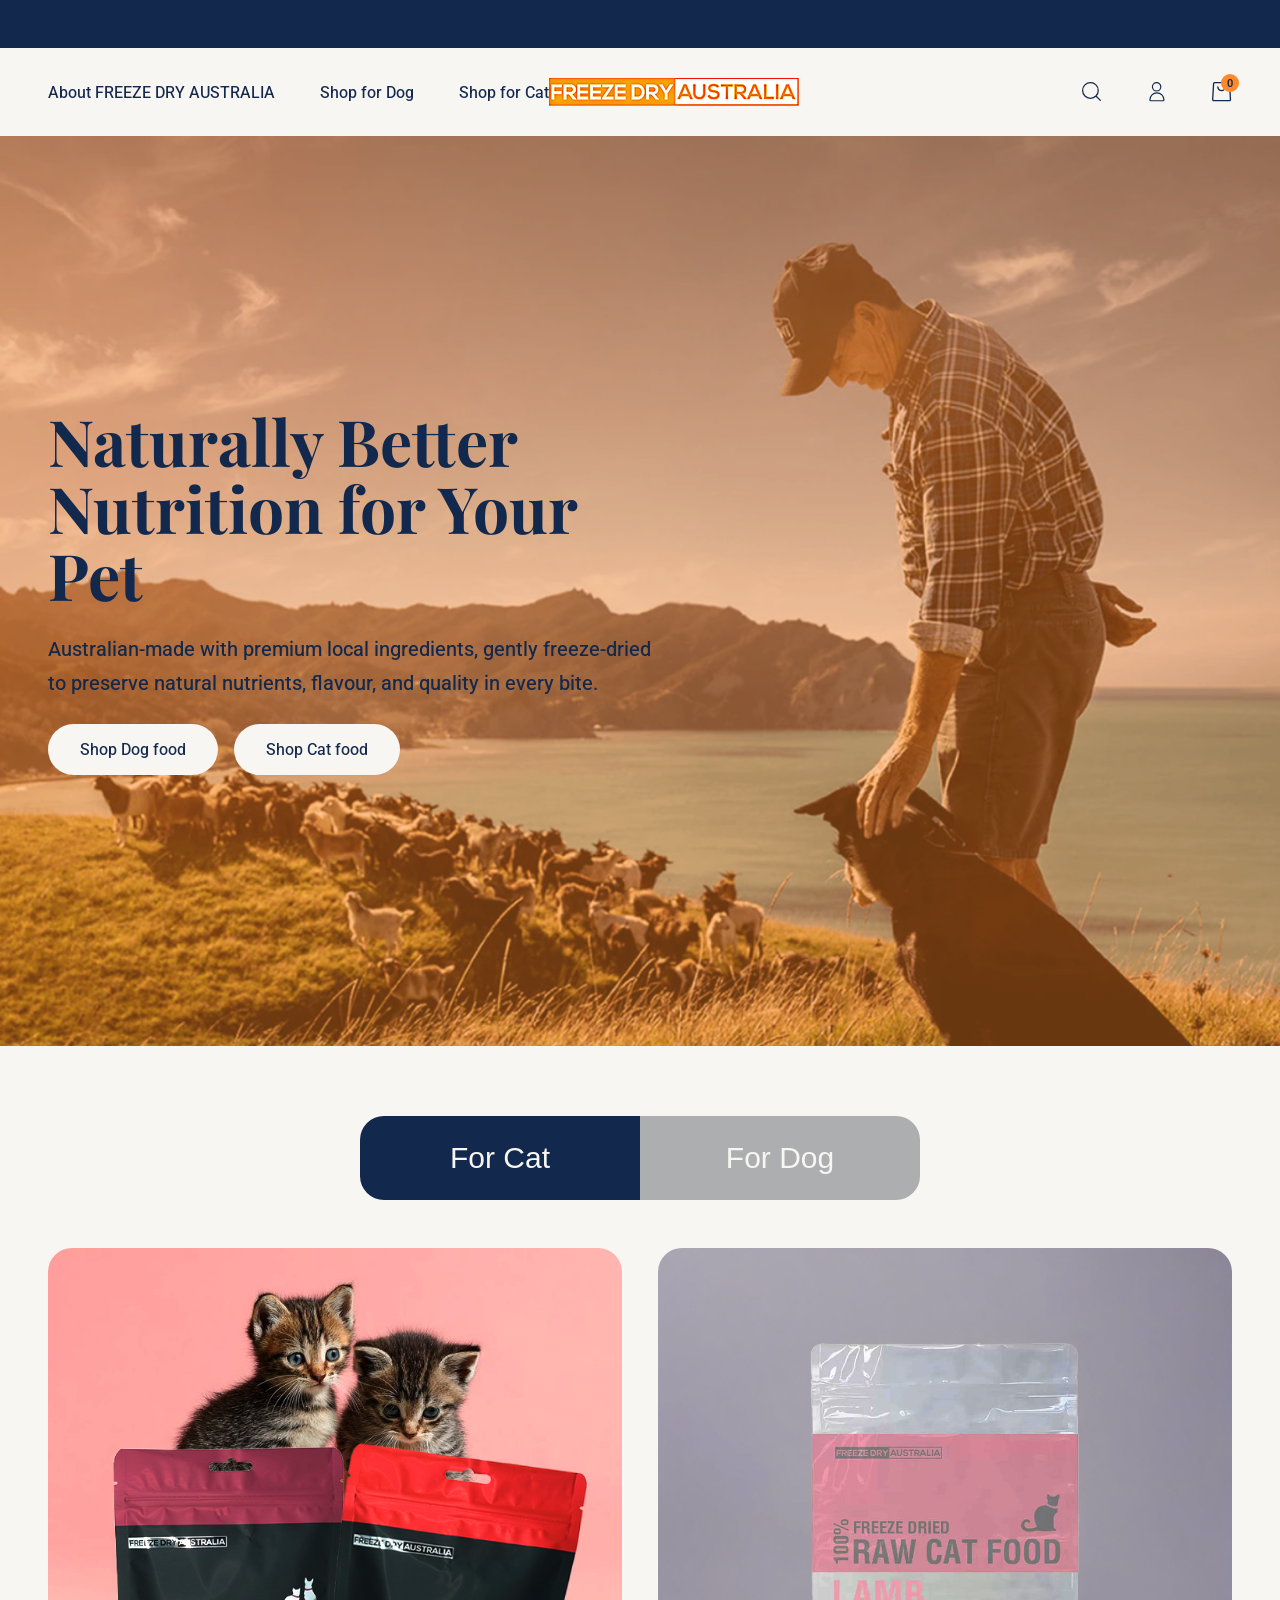
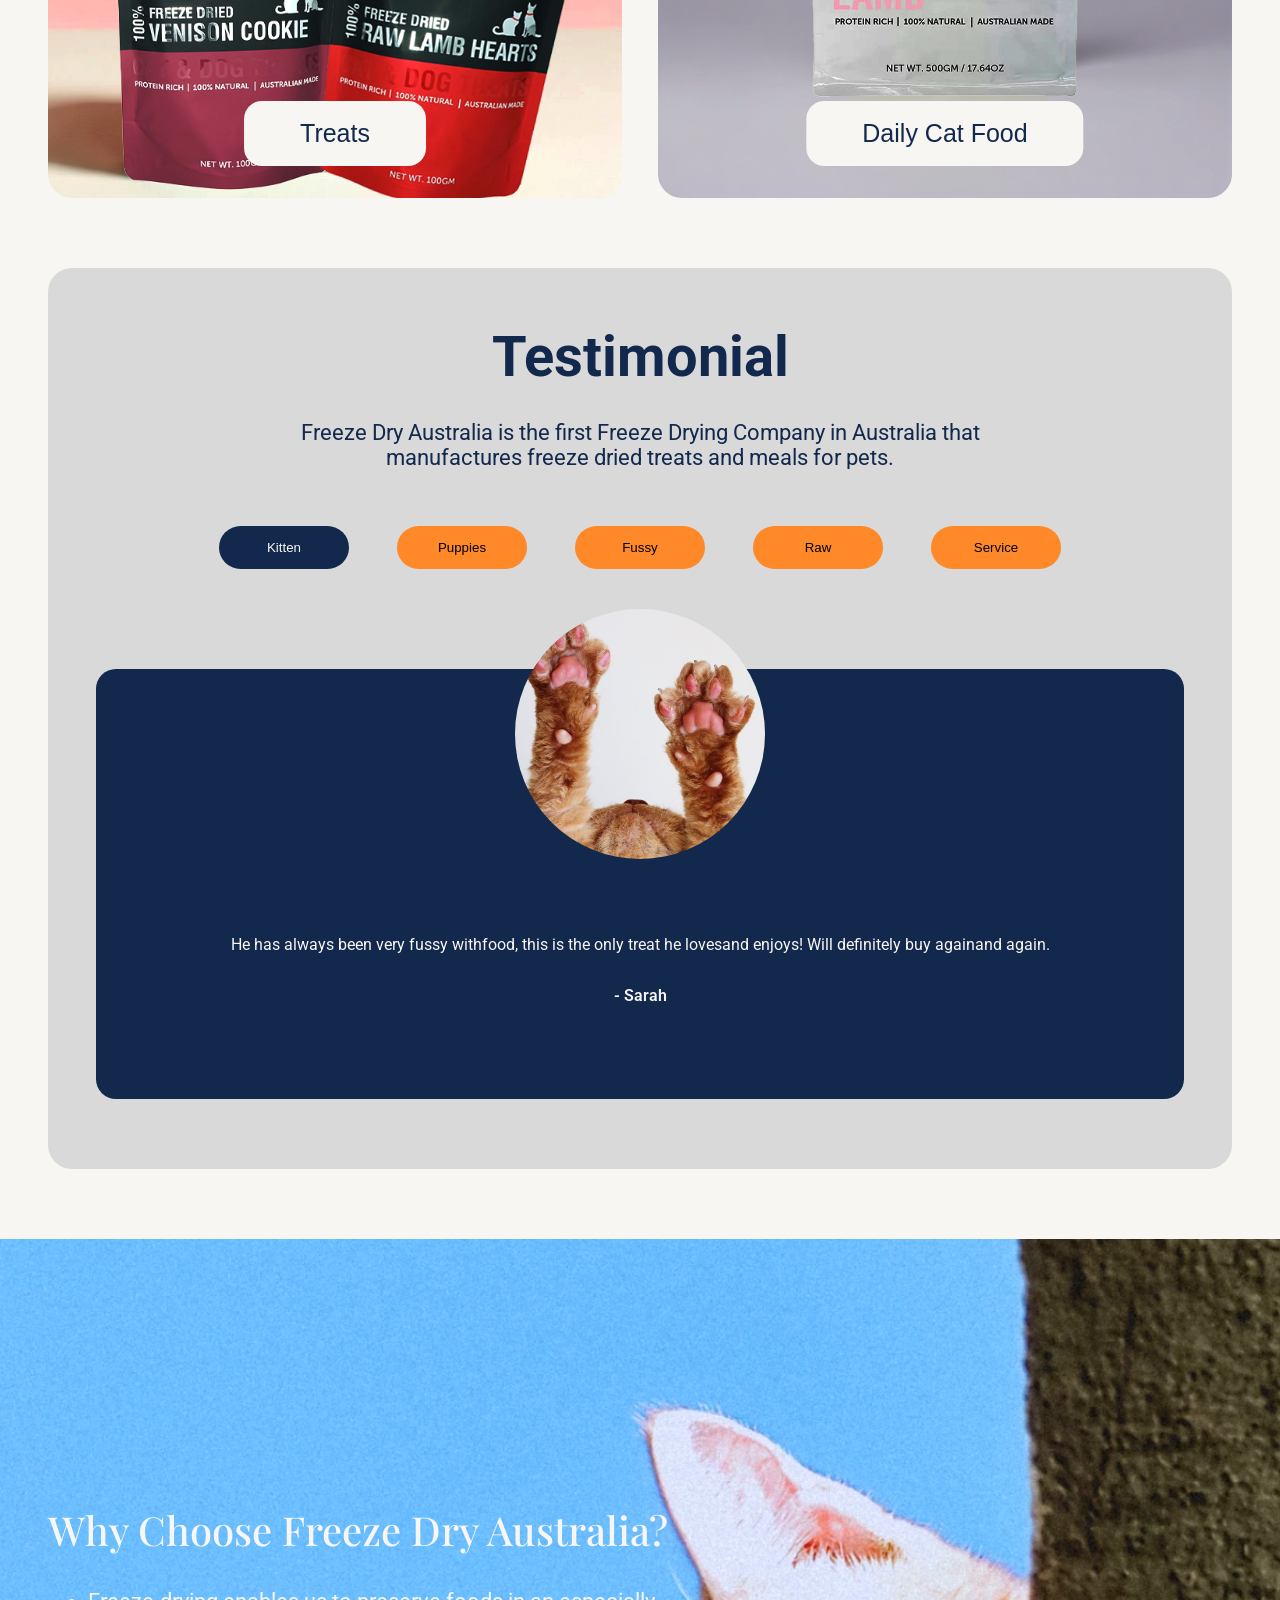
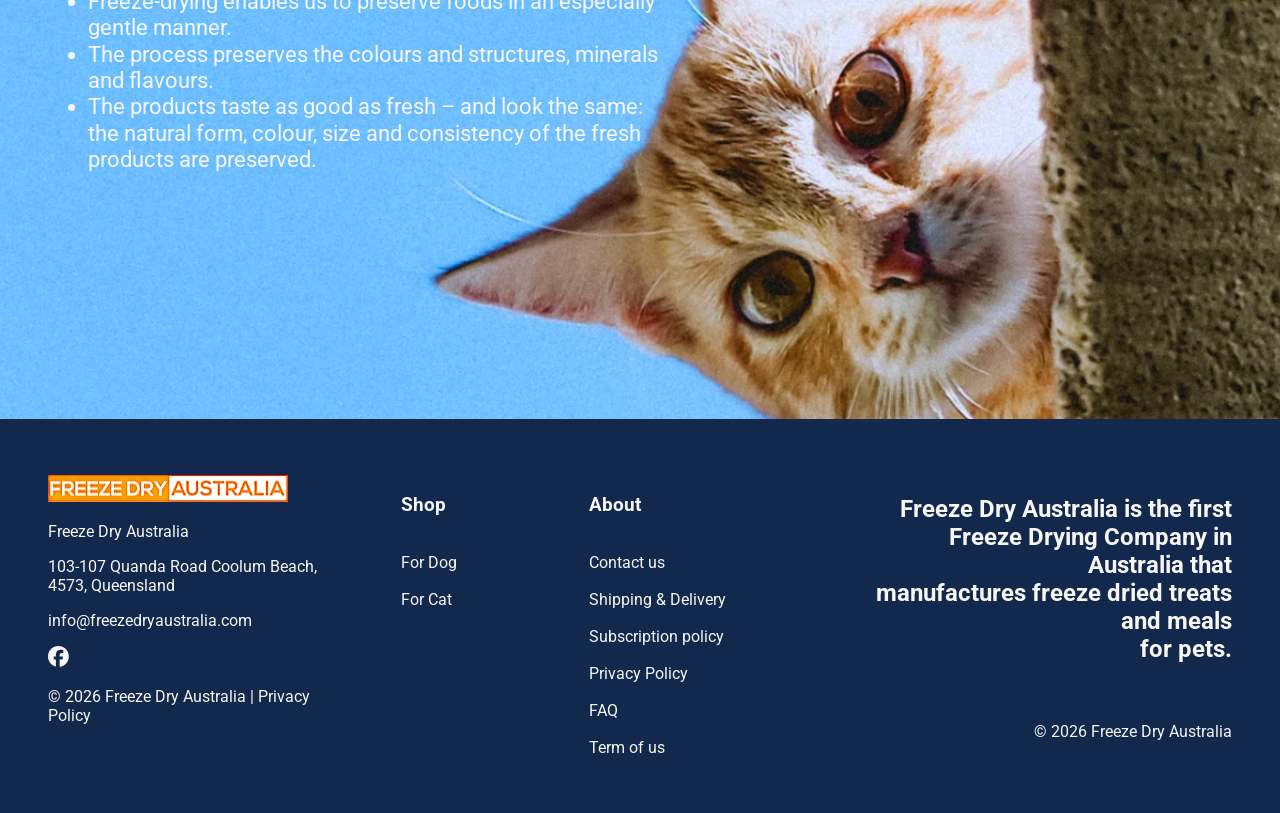
<file: index.html>
<!DOCTYPE html>
<html lang="en">
<head>
    <meta charset="UTF-8">
    <meta name="viewport" content="width=device-width, initial-scale=1.0">
    <title>Freezy homepage</title>
    <link rel="stylesheet" href="home.css">
    <link rel="preconnect" href="https://fonts.googleapis.com">
<link rel="preconnect" href="https://fonts.gstatic.com" crossorigin>
<link rel="preconnect" href="https://fonts.googleapis.com">
<link rel="preconnect" href="https://fonts.gstatic.com" crossorigin>
<link href="https://fonts.googleapis.com/css2?family=Inter:ital,opsz,wght@0,14..32,100..900;1,14..32,100..900&family=Josefin+Sans:ital,wght@0,100..700;1,100..700&family=Montserrat:ital,wght@0,100..900;1,100..900&family=Nunito+Sans:ital,opsz,wght@0,6..12,200..1000;1,6..12,200..1000&family=Playfair+Display:ital,wght@0,400..900;1,400..900&family=Roboto:ital,wght@0,100..900;1,100..900&display=swap" rel="stylesheet">
</head>
<body>
    <!-- i will use Chinese intead some notes-->
     <!-- 这部分是用于顶部运动行-->
    <div class="top-bar desktop-topbar">
      <span>FREE SHIPPING OVER $150</span>
      <span>100% NATURAL INGREDIENTS</span>
      <span>AUSTRALIAN MADE PET TREATS</span>
      </div>
    
    <!-- 这部分是用于防止logo等-->
    <header class=" header-on-top">
        <button class="hamburger-btn" aria-label="Open menu"><svg width="14" height="19" viewBox="0 0 14 19" fill="none" xmlns="http://www.w3.org/2000/svg">
<path d="M1.45833 9.49999H12.5417M1.45833 4.35416H12.5417M1.45833 14.6458H12.5417" stroke="#12284C" stroke-linecap="round" stroke-linejoin="round"/>
</svg></button>
        <nav class="nav-left">
          <a href="#">About FREEZE DRY AUSTRALIA</a>
          <a href="#">Shop for Dog</a>
          <a href="#">Shop for Cat</a></nav>
        
        <div class="logo">
          <a href="index.html"><img src="img\frezzylogo.svg" alt="logo-image"></a></div>
        
        <div class="nav-right">
          <a href="search.html">
          <svg width="16" height="16" viewBox="0 0 16 16" fill="none" xmlns="http://www.w3.org/2000/svg">
          <path d="M14.6667 14.6667L11.1667 11.1667M6.75 13C10.2017 13 13 10.2017 13 6.75C13 3.29822 10.2017 0.5 6.75 0.5C3.29822 0.5 0.5 3.29822 0.5 6.75C0.5 10.2017 3.29822 13 6.75 13Z" stroke="#12284C" stroke-linecap="round" stroke-linejoin="round"/>
          </svg>

          </a>
          <a href="#">
            <svg width="13" height="17" viewBox="0 0 13 17" fill="none" xmlns="http://www.w3.org/2000/svg">
<path d="M0.5 15.3258V15.1458C0.5 11.8667 3.15831 9.20833 6.4375 9.20833C9.71666 9.20833 12.375 11.8667 12.375 15.1458V15.3258C12.375 15.6636 12.1011 15.9375 11.7633 15.9375H1.11174C0.773885 15.9375 0.5 15.6636 0.5 15.3258Z" stroke="#12284C" stroke-linejoin="round"/>
<path d="M6.17361 7.625C8.14113 7.625 9.73611 6.03001 9.73611 4.0625C9.73611 2.09499 8.14113 0.5 6.17361 0.5C4.2061 0.5 2.61111 2.09499 2.61111 4.0625C2.61111 6.03001 4.2061 7.625 6.17361 7.625Z" stroke="#12284C" stroke-linejoin="round"/>
</svg>

          </a>  
          <a href="#" class="cart-link" onclick="openCart(event)"><svg width="15" height="15" viewBox="0 0 15 15" fill="none" xmlns="http://www.w3.org/2000/svg">
<path d="M9.95211 3.66667C9.95211 5.19696 8.71157 6.4375 7.18128 6.4375C5.65099 6.4375 4.41043 5.19696 4.41043 3.66667M1.19993 1.24518L0.501394 13.1202C0.474651 13.5749 0.836197 13.9583 1.2917 13.9583H13.0708C13.5263 13.9583 13.8879 13.5749 13.8611 13.1202L13.1626 1.24518C13.138 0.826737 12.7914 0.5 12.3723 0.5H1.99023C1.57106 0.5 1.22454 0.826737 1.19993 1.24518Z" stroke="#12284C" stroke-linecap="round" stroke-linejoin="round"/>
</svg><span id="cart-count">0</span>
</a></div>
        

    </header>

     <!-- 这部分是用于hero部分-->
      <main>
        <section class="hero">

          <div class="hero-overlay"></div> <img src="img\hero-image.png" alt="heroimage">
            <div class="hero-content">
                <p class="hero-sentence">Naturally Better Nutrition for Your Pet</p>
                <p class="hero-discription">Australian-made with premium local ingredients, gently freeze-dried to preserve natural nutrients, flavour, and quality in every bite.</p>
            <div class="hero-button">
                <a href="#" class="shop-button">Shop Dog food</a>
                <a href="#" class="shop-button">Shop Cat food</a>
            </div>
            </div>

           
        </section>

    

         <!-- 这部分是用于选猫or狗部分-->
         <section class="dogorcar-product-section">
            <div class="pet-tab">
                <button class="tab-active" data-pet="cat">For Cat</button>
                <button class="tab" data-pet="dog">For Dog</button>
            </div>

               <!-- 这部分是用于分布选猫部分-->
            <div class="product-grid cat-products active">
            <div class="Fordogorcat-product-card">
                <img src="img\shopcatfood.png" alt="Catfod">
                <button>Treats</button>
            </div>

             <div class="Fordogorcat-product-card">
                <img src="img\catfood-daily.png" alt="Catfod">
                <button>Daily Cat Food</button>
            </div></div>

          <!-- 这部分是用于分布狗部分-->
           <div class="product-grid dog-products">
            <div class="Fordogorcat-product-card">
                <img src="img\treatchiken.png" alt="dogfod">
                <button>Treats</button>
            </div>

            <div class="Fordogorcat-product-card">
                <img src="img\dogdailyfo.png" alt="dogfod">
                <button>Daily Dog Food</button>
            </div>
           </div>
         </section>

         <!-- 这部分是用于testimonial tabs-->
         
         <section class="testimonial-section">
            <h2>Testimonial</h2>
            <p class="Testimonial-sen">Freeze Dry Australia is the first Freeze Drying Company in Australia that manufactures freeze dried treats and meals for pets.</p>

            <div class="testimonial-tabs">
                <button class="review-bn active" data-review="kitten">Kitten</button>
                <button class="review-bn" data-review="puppies">Puppies</button>
                <button class="review-bn" data-review="fussy">Fussy</button>
                <button class="review-bn" data-review="raw">Raw</button>
                <button class="review-bn" data-review="service">Service</button>
            </div>

            <div class="review-display">
      
                <div class="main-review">
                <img id="review-image" src="img\kittten.jpg" alt="review pet image">
                <p id="review-text">He has always been very fussy withfood, this is the only treat he lovesand enjoys! Will definitely buy againand again.
      </p>
                <p id="review-name">- Sarah</p>
            </div>
            
        
        </div>
         </section>
      <!-- 这部分是用于whychooseus-->
 <section class="why-section">
      <div class="why-bg"></div>
    <div class="why-content">
    <h2>Why Choose Freeze Dry Australia?</h2>

    <ul>
      <li>Freeze-drying enables us to preserve foods in an especially gentle manner.</li>
      <li>The process preserves the colours and structures, minerals and flavours.</li>
      <li>The products taste as good as fresh – and look the same: the natural form, colour, size and consistency of the fresh products are preserved.</li>
    </ul>
  </div>
</section>





<!-- 这部分是用于结尾-->
 <footer class="site-footer">
  <div class="footer-mobile-accordion accordion">

  <div class="accordion-item">
    <button class="accordion-header" onclick="toggleAccordion(this)">
      <span>Shop</span>
      <svg width="26" height="26" viewBox="0 0 26 26" fill="none" xmlns="http://www.w3.org/2000/svg">
<path d="M8.94865 13.5217H17.0534M13.001 9.46935V17.5741M0.5 0.5H25.5V25.5H0.5V0.5Z" stroke="#FF8929" stroke-linecap="round"/>
</svg>
    </button>

    <div class="accordion-content">
      <a href="#">For Dogs</a>
      <a href="#">For Cats</a>
      <a href="#">Subscribe & Save</a>
    </div>
  </div>

  <div class="accordion-item">
    <button class="accordion-header" onclick="toggleAccordion(this)">
      <span>About Freeze Dry Australia</span>
     <svg width="26" height="26" viewBox="0 0 26 26" fill="none" xmlns="http://www.w3.org/2000/svg">
<path d="M8.94865 13.5217H17.0534M13.001 9.46935V17.5741M0.5 0.5H25.5V25.5H0.5V0.5Z" stroke="#FF8929" stroke-linecap="round"/>
</svg>
    </button>

    <div class="accordion-content">
      <a href="#">Contact us</a>
      <a href="#">Shipping & Delivery</a>
      <a href="#">Subscription policy</a>
      <a href="#">Privacy Policy</a>
      <a href="#">FAQ</a>
      <a href="#">Term of us</a>
    </div>
  </div>

</div>


  <div class="footer">
    <img class="logo-footer"src="img\frezzylogo.svg" alt="Freeze Dry Australia logo">

    <p>Freeze Dry Australia</p>
    <p>103-107 Quanda Road Coolum Beach,<br>4573, Queensland</p>
    <p>info@freezedryaustralia.com</p>

    <a href="https://www.facebook.com/freezedryaustralia/" class="social-icon"><img src="img\facebook1.svg" alt="facebool"></a>
  <p class="mobile-copyright">
  © 2026 Freeze Dry Australia | Privacy Policy
</p>
  </div>

  <div class="footer-links">
    <h3>Shop</h3>
    <a href="#">For Dog</a>
    <a href="#">For Cat</a>
  </div>
  <div class="footer-links">
    <h3>About</h3>
    <a href="#">Contact us</a>
    <a href="#">Shipping & Delivery</a>
    <a href="#">Subscription policy</a>
    <a href="#">Privacy Policy</a>
    <a href="#">FAQ</a>
    <a href="#">Term of us</a>
  </div>
    <div class="footer-message">
    <h2>
      Freeze Dry Australia is the first <br>Freeze Drying Company in Australia that<br>
      manufactures freeze dried treats and meals<br> for pets.
    </h2>

    <p>© 2026 Freeze Dry Australia</p>
  </div>


</footer>



      </main>

     

   <!-- 这部分是用于drawer-->
      <div class="cart-overlay" id="cartOverlay" onclick="closeCart()"></div>
      <aside class="cart-drawer" id="cartDrawer">

         <!-- top-->
        <div class="cart-drawer-head">
          <div class="drawer-group"><h2>Your Cart</h2>
        <span class="drawer-cart-count" id="drawer-cart-count">0</span></div>
        
        <button class="cart-close" onclick="closeCart()"><svg width="11" height="10" viewBox="0 0 11 10" fill="none" xmlns="http://www.w3.org/2000/svg">
<path d="M0.5 0.5L9.6695 9.44026M9.6695 0.5L0.5 9.44026" stroke="#12284C" stroke-linecap="round" stroke-linejoin="round"/>
</svg>
</button></div>

 <!-- shipping bar-->

<div class="drawer-shipping">
  <p class="shipping-message">Spend $150.00 more to reach free shipping!</p>

<div class="shipping-bar">
    <div class="shipping-progress"></div>
</div>
</div>
      <div id="drawer-cart-items"></div>
    
  <div class="side-cart-bottom">
    <div class="side-cart-total">
      <span>Estimated total</span>
      <strong>$18.25 AUD</strong>
    </div>

    <p class="shipping-note">Taxes and shipping calculated at checkout</p>
    <div class="drawer-buttons">
      <a href="viewcart.html" class="view-cart-btn">
        View Cart
      </a>
      <a href="checkout.html" class="checkout-btn">
        Check Out
      </a>
    </div>
  </div>
</aside>



  

     <div class="order-overlay" id="orderOverlay">
  <div class="order-popup">
    <h1>Thank you! Your order's<br>confirmed</h1>
    <button onclick="closeOrderPopup()">Confirm</button>
  </div>
</div>
      <script src="free.js"></script>
                 
</body>
</html>
</file>
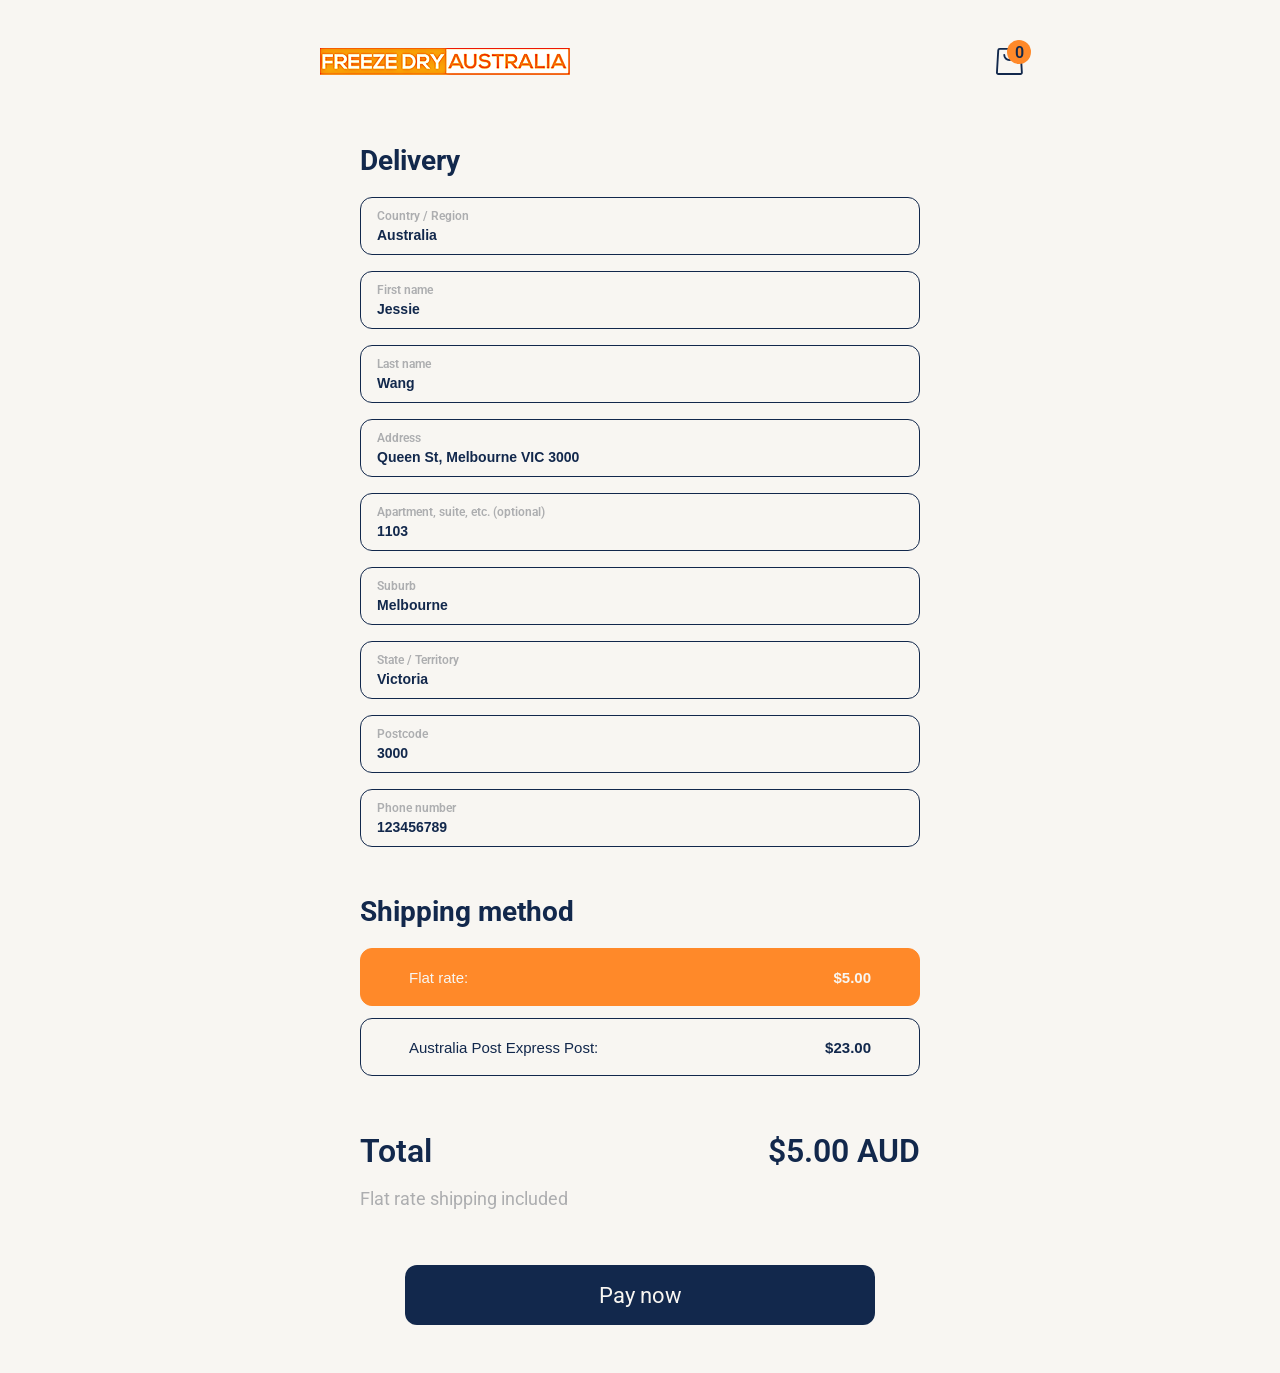
<file: checkout.html>
<!DOCTYPE html>
<html lang="en">
<head>
    <meta charset="UTF-8">
    <meta name="viewport" content="width=device-width, initial-scale=1.0">
    <title>Document</title>
     <link rel="stylesheet" href="home.css">
    <link rel="preconnect" href="https://fonts.googleapis.com">
<link rel="preconnect" href="https://fonts.gstatic.com" crossorigin>
<link rel="preconnect" href="https://fonts.googleapis.com">
<link rel="preconnect" href="https://fonts.gstatic.com" crossorigin>
<link href="https://fonts.googleapis.com/css2?family=Inter:ital,opsz,wght@0,14..32,100..900;1,14..32,100..900&family=Josefin+Sans:ital,wght@0,100..700;1,100..700&family=Montserrat:ital,wght@0,100..900;1,100..900&family=Nunito+Sans:ital,opsz,wght@0,6..12,200..1000;1,6..12,200..1000&family=Playfair+Display:ital,wght@0,400..900;1,400..900&family=Roboto:ital,wght@0,100..900;1,100..900&display=swap" rel="stylesheet">
</head>
<body>
 <main class="checkout-page">

  <div class="checkout-logo">
    <a href="index.html">
      <img src="img/frezzylogo.svg" alt="Freeze Dry Australia logo">
    </a>
  </div>

  <a href="viewcart.html" class="checkout-cart-icon cart-link">
    <svg width="28" height="28" viewBox="0 0 15 15" fill="none">
      <path d="M9.95211 3.66667C9.95211 5.19696 8.71157 6.4375 7.18128 6.4375C5.65099 6.4375 4.41043 5.19696 4.41043 3.66667M1.19993 1.24518L0.501394 13.1202C0.474651 13.5749 0.836197 13.9583 1.2917 13.9583H13.0708C13.5263 13.9583 13.8879 13.5749 13.8611 13.1202L13.1626 1.24518C13.138 0.826737 12.7914 0.5 12.3723 0.5H1.99023C1.57106 0.5 1.22454 0.826737 1.19993 1.24518Z" stroke="#12284C" stroke-linecap="round" stroke-linejoin="round"/>
    </svg>
    <span id="cart-count">0</span>
  </a>

  <section class="checkout-form">

    <h1>Delivery</h1>

    <div class="checkout-input">
      <span class="field-label">Country / Region</span>
      <input type="text" value="Australia">
    </div>

    <div class="checkout-input">
      <span class="field-label">First name</span>
      <input type="text" value="Jessie">
    </div>

    <div class="checkout-input">
      <span class="field-label">Last name</span>
      <input type="text" value="Wang">
    </div>

    <div class="checkout-input">
      <span class="field-label">Address</span>
      <input type="text" value="Queen St, Melbourne VIC 3000">
    </div>

    <div class="checkout-input">
      <span class="field-label">Apartment, suite, etc. (optional)</span>
      <input type="text" value="1103">
    </div>

    <div class="checkout-input">
      <span class="field-label">Suburb</span>
      <input type="text" value="Melbourne">
    </div>

    <div class="checkout-input">
      <span class="field-label">State / Territory</span>
      <input type="text" value="Victoria">
    </div>

    <div class="checkout-input">
      <span class="field-label">Postcode</span>
      <input type="text" value="3000">
    </div>

    <div class="checkout-input">
      <span class="field-label">Phone number</span>
      <input type="text" value="123456789">
    </div>

    <h2>Shipping method</h2>



    <button class="shipping-option active" type="button">
      <span>Flat rate:</span>
      <strong>$5.00</strong>
    </button>

    <button class="shipping-option" type="button">
      <span>Australia Post Express Post:</span>
      <strong>$23.00</strong>
    </button>

 <div class="checkout-total">

  <div class="checkout-total-row">
    <strong>Total</strong>
    <strong id="grand-total">$0AUD</strong>
  </div>

  <p>Flat rate shipping included</p>

</div>

    <a href="index.html?order=success" class="pay-now-btn"  onclick="clearCart()">Pay now</a>

  </section>

</main>


<script src="free.js"></script>
</body>
</html>
</file>
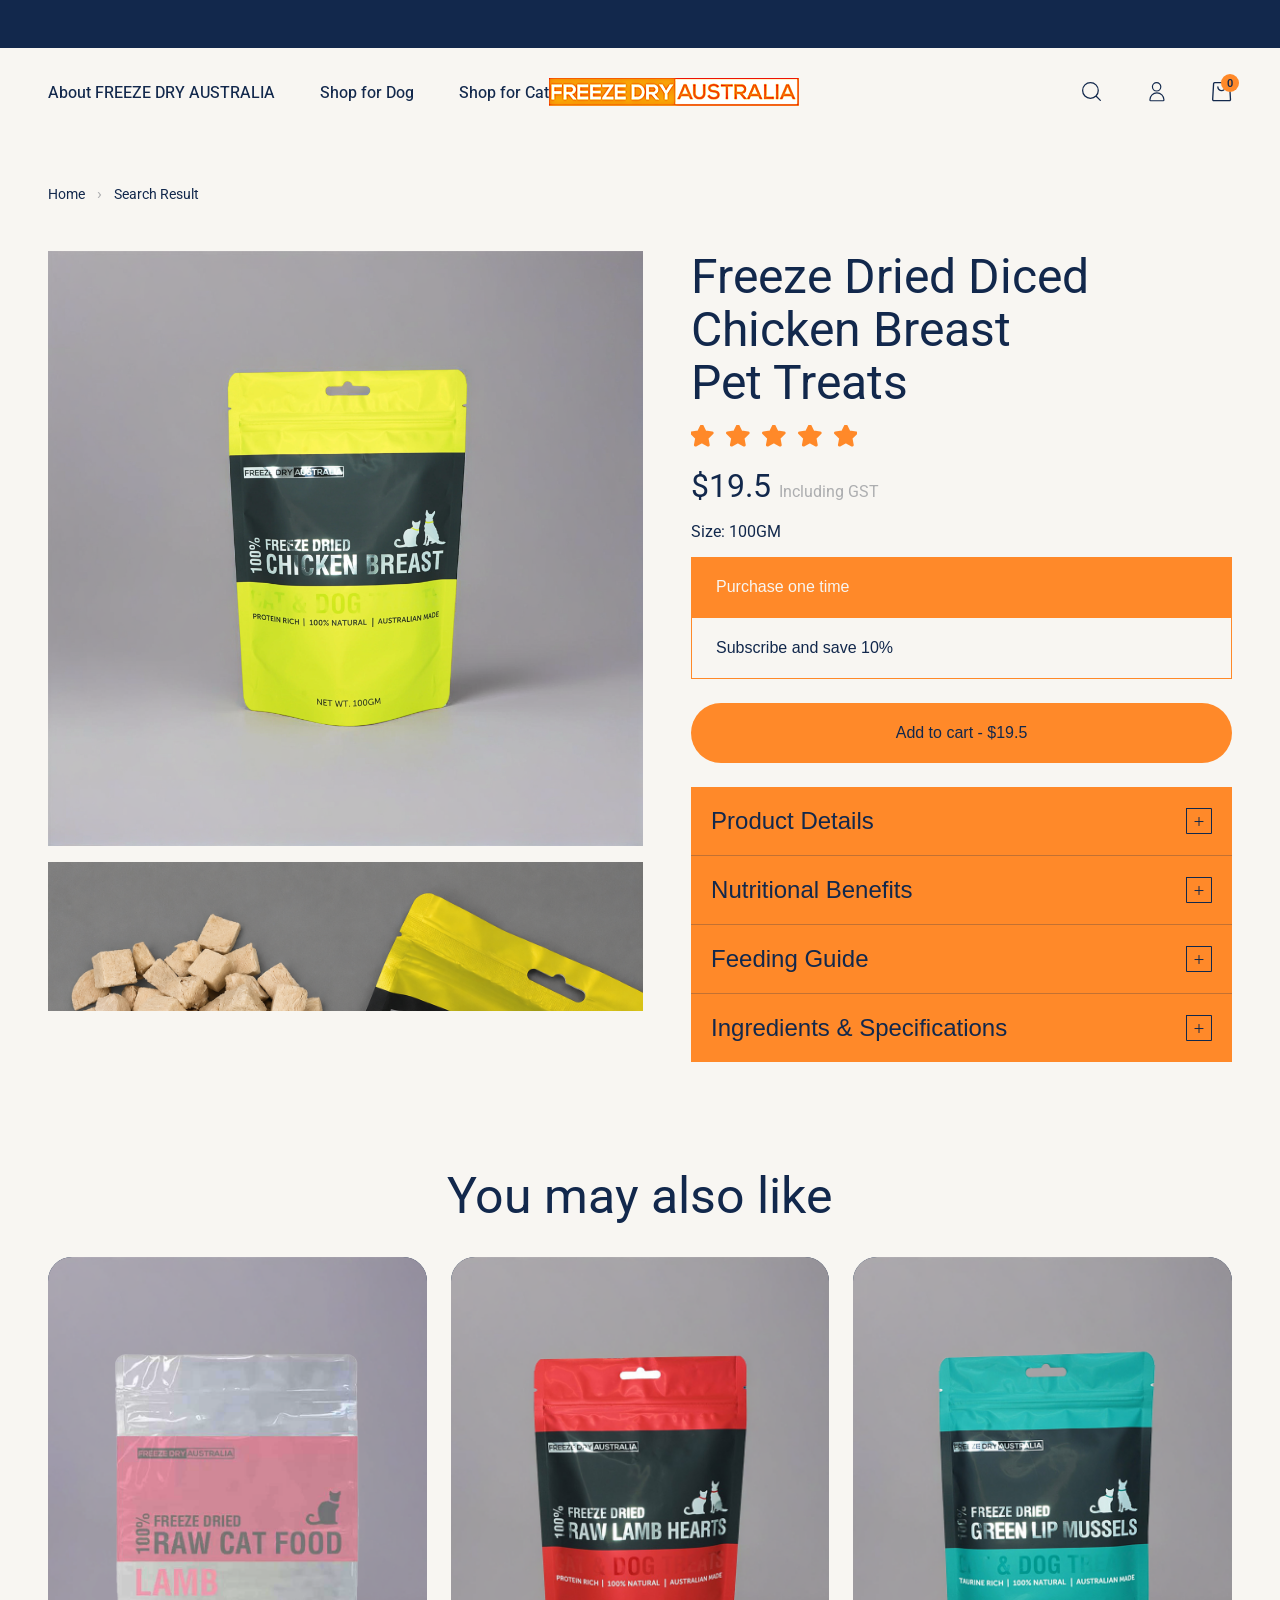
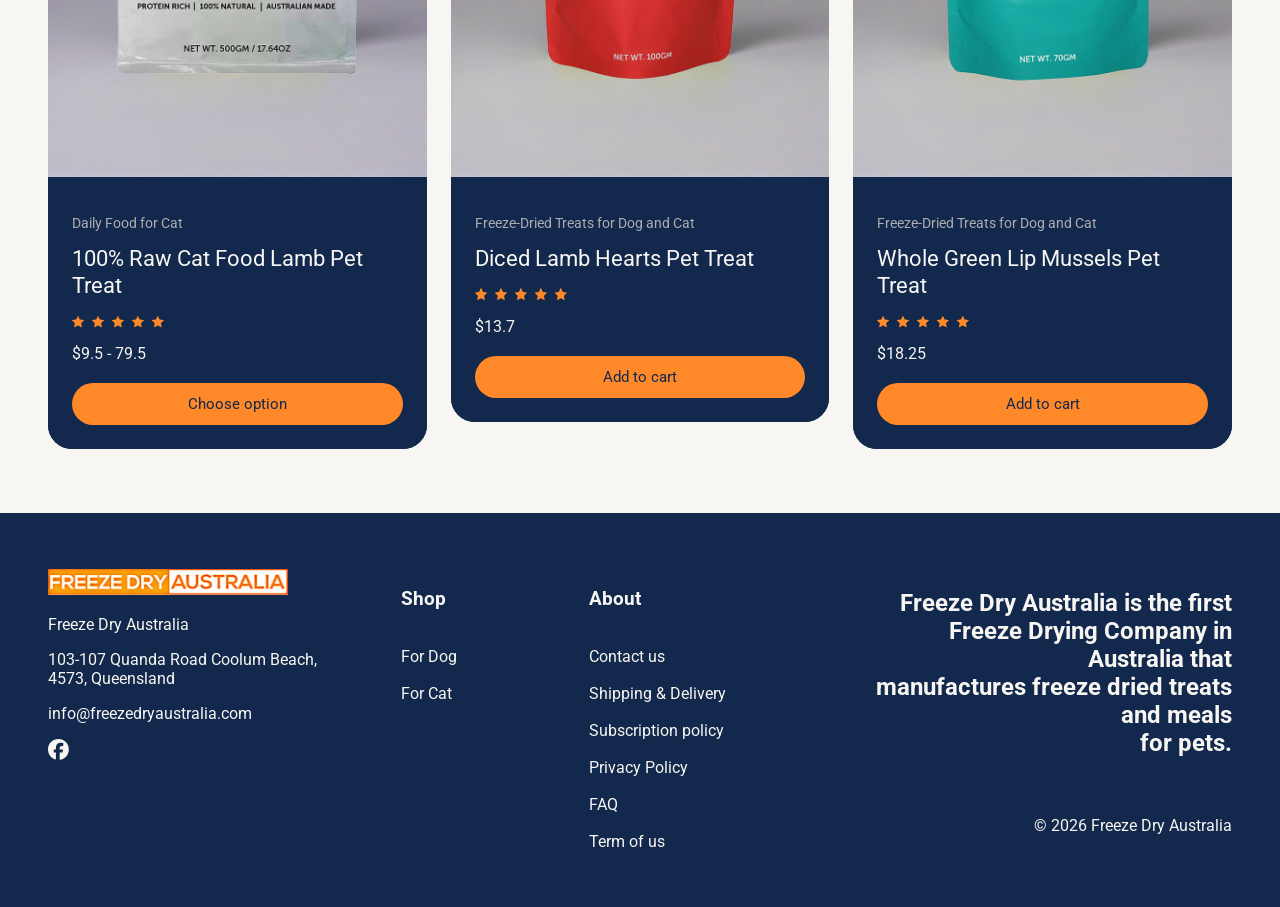
<file: chickenB.html>
<!DOCTYPE html>
<html lang="en">
<head>
    <meta charset="UTF-8">
    <meta name="viewport" content="width=device-width, initial-scale=1.0">
    <title>Freezy homepage</title>
    <link rel="stylesheet" href="home.css">
    <link rel="preconnect" href="https://fonts.googleapis.com">
<link rel="preconnect" href="https://fonts.gstatic.com" crossorigin>
<link rel="preconnect" href="https://fonts.googleapis.com">
<link rel="preconnect" href="https://fonts.gstatic.com" crossorigin>
<link href="https://fonts.googleapis.com/css2?family=Inter:ital,opsz,wght@0,14..32,100..900;1,14..32,100..900&family=Josefin+Sans:ital,wght@0,100..700;1,100..700&family=Montserrat:ital,wght@0,100..900;1,100..900&family=Nunito+Sans:ital,opsz,wght@0,6..12,200..1000;1,6..12,200..1000&family=Playfair+Display:ital,wght@0,400..900;1,400..900&family=Roboto:ital,wght@0,100..900;1,100..900&display=swap" rel="stylesheet">
</head>

<body>
<!-- i will use Chinese intead some notes-->
     <!-- 这部分是用于顶部运动行-->
    <div class="top-bar">
      <span>FREE SHIPPING OVER $150</span>
      <span>100% NATURAL INGREDIENTS</span>
      <span>AUSTRALIAN MADE PET TREATS</span>
      </div>
    
    <!-- 这部分是用于防止logo等-->
    <header class=" header-on-top">
         <button class="hamburger-btn" aria-label="Open menu"><svg width="14" height="19" viewBox="0 0 14 19" fill="none" xmlns="http://www.w3.org/2000/svg">
<path d="M1.45833 9.49999H12.5417M1.45833 4.35416H12.5417M1.45833 14.6458H12.5417" stroke="#12284C" stroke-linecap="round" stroke-linejoin="round"/>
</svg></button>
        <nav class="nav-left">
          <a href="#">About FREEZE DRY AUSTRALIA</a>
          <a href="#">Shop for Dog</a>
          <a href="#">Shop for Cat</a></nav>
        <div class="logo">
          <a href="index.html"><img src="img\frezzylogo.svg" alt="logo-image"></a></div>
        
        <div class="nav-right">
          <a href="search.html">
          <svg width="16" height="16" viewBox="0 0 16 16" fill="none" xmlns="http://www.w3.org/2000/svg">
          <path d="M14.6667 14.6667L11.1667 11.1667M6.75 13C10.2017 13 13 10.2017 13 6.75C13 3.29822 10.2017 0.5 6.75 0.5C3.29822 0.5 0.5 3.29822 0.5 6.75C0.5 10.2017 3.29822 13 6.75 13Z" stroke="#12284C" stroke-linecap="round" stroke-linejoin="round"/>
          </svg>

          </a>
          <a href="#">
            <svg width="13" height="17" viewBox="0 0 13 17" fill="none" xmlns="http://www.w3.org/2000/svg">
<path d="M0.5 15.3258V15.1458C0.5 11.8667 3.15831 9.20833 6.4375 9.20833C9.71666 9.20833 12.375 11.8667 12.375 15.1458V15.3258C12.375 15.6636 12.1011 15.9375 11.7633 15.9375H1.11174C0.773885 15.9375 0.5 15.6636 0.5 15.3258Z" stroke="#12284C" stroke-linejoin="round"/>
<path d="M6.17361 7.625C8.14113 7.625 9.73611 6.03001 9.73611 4.0625C9.73611 2.09499 8.14113 0.5 6.17361 0.5C4.2061 0.5 2.61111 2.09499 2.61111 4.0625C2.61111 6.03001 4.2061 7.625 6.17361 7.625Z" stroke="#12284C" stroke-linejoin="round"/>
</svg>

          </a>  
          <a href="#" class="cart-link" onclick="openCart(event)"><svg width="15" height="15" viewBox="0 0 15 15" fill="none" xmlns="http://www.w3.org/2000/svg">
<path d="M9.95211 3.66667C9.95211 5.19696 8.71157 6.4375 7.18128 6.4375C5.65099 6.4375 4.41043 5.19696 4.41043 3.66667M1.19993 1.24518L0.501394 13.1202C0.474651 13.5749 0.836197 13.9583 1.2917 13.9583H13.0708C13.5263 13.9583 13.8879 13.5749 13.8611 13.1202L13.1626 1.24518C13.138 0.826737 12.7914 0.5 12.3723 0.5H1.99023C1.57106 0.5 1.22454 0.826737 1.19993 1.24518Z" stroke="#12284C" stroke-linecap="round" stroke-linejoin="round"/>
</svg><span id="cart-count">0</span>
</a></div>
        
    </header>


<main class="product-detail">

<div class="smalllink">
    <a href="index.html">Home</a>
    <span>›</span>
    <a href="resultpage.html">Search Result</a>
  </div>
  <!-- left scroll image area -->
  <div class="product-gallery">
    <img src="img/chickenbreas.png" alt="Chicken Breast">
    <img src="img\treatchiken.png" alt="Chicken Breast Detail">
    <img src="img\dogimage.jpg" alt="Chicken Breast Detail">
  </div>

  <!-- right product info -->
  <div class="product-info">

    <h1>Freeze Dried Diced Chicken Breast <br>Pet Treats</h1>

     <div class="product-stars"><svg width="166" height="22" viewBox="0 0 83 11" fill="none" xmlns="http://www.w3.org/2000/svg">
<path d="M5.17037 0.154885C5.26928 -0.051631 5.56405 -0.0516256 5.66296 0.154885L7.09312 3.14062C7.13294 3.22375 7.21224 3.28115 7.30378 3.29318L10.5957 3.72545C10.8234 3.75536 10.9145 4.03528 10.7479 4.1929L8.34015 6.46977C8.27304 6.53326 8.2427 6.62626 8.25955 6.71694L8.8641 9.96916C8.90592 10.1943 8.66742 10.3672 8.4656 10.2581L5.54677 8.67994C5.46563 8.63606 5.3677 8.63606 5.28656 8.67994L2.36774 10.2581C2.16593 10.3672 1.92741 10.1943 1.96925 9.96916L2.57377 6.71694C2.59062 6.62626 2.56029 6.53326 2.49319 6.46977L0.085462 4.1929C-0.0812089 4.03528 0.0099266 3.75536 0.237643 3.72545L3.52953 3.29318C3.62111 3.28115 3.70038 3.22375 3.7402 3.14062L5.17037 0.154885Z" fill="#FF8929"/>
<path d="M23.1704 0.154885C23.2693 -0.051631 23.5641 -0.0516256 23.663 0.154885L25.0931 3.14062C25.1329 3.22375 25.2122 3.28115 25.3038 3.29318L28.5957 3.72545C28.8234 3.75536 28.9145 4.03528 28.7479 4.1929L26.3401 6.46978C26.273 6.53326 26.2427 6.62626 26.2595 6.71694L26.8641 9.96916C26.9059 10.1943 26.6674 10.3672 26.4656 10.2581L23.5468 8.67994C23.4656 8.63606 23.3677 8.63606 23.2866 8.67994L20.3677 10.2581C20.1659 10.3672 19.9274 10.1943 19.9693 9.96916L20.5738 6.71694C20.5906 6.62626 20.5603 6.53326 20.4932 6.46978L18.0855 4.1929C17.9188 4.03528 18.0099 3.75536 18.2376 3.72545L21.5295 3.29318C21.6211 3.28115 21.7004 3.22375 21.7402 3.14062L23.1704 0.154885Z" fill="#FF8929"/>
<path d="M41.1704 0.154885C41.2693 -0.051631 41.5641 -0.0516256 41.663 0.154885L43.0931 3.14062C43.1329 3.22375 43.2122 3.28115 43.3038 3.29318L46.5957 3.72545C46.8234 3.75536 46.9145 4.03528 46.7479 4.1929L44.3401 6.46978C44.273 6.53326 44.2427 6.62626 44.2595 6.71694L44.8641 9.96916C44.9059 10.1943 44.6674 10.3672 44.4656 10.2581L41.5468 8.67994C41.4656 8.63606 41.3677 8.63606 41.2866 8.67994L38.3677 10.2581C38.1659 10.3672 37.9274 10.1943 37.9693 9.96916L38.5738 6.71694C38.5906 6.62626 38.5603 6.53326 38.4932 6.46978L36.0855 4.1929C35.9188 4.03528 36.0099 3.75536 36.2376 3.72545L39.5295 3.29318C39.6211 3.28115 39.7004 3.22375 39.7402 3.14062L41.1704 0.154885Z" fill="#FF8929"/>
<path d="M59.1704 0.154885C59.2693 -0.051631 59.5641 -0.0516256 59.663 0.154885L61.0931 3.14062C61.1329 3.22375 61.2122 3.28115 61.3038 3.29318L64.5957 3.72545C64.8234 3.75536 64.9145 4.03528 64.7479 4.1929L62.3401 6.46978C62.273 6.53326 62.2427 6.62626 62.2595 6.71694L62.8641 9.96916C62.9059 10.1943 62.6674 10.3672 62.4656 10.2581L59.5468 8.67994C59.4656 8.63606 59.3677 8.63606 59.2866 8.67994L56.3677 10.2581C56.1659 10.3672 55.9274 10.1943 55.9693 9.96916L56.5738 6.71694C56.5906 6.62626 56.5603 6.53326 56.4932 6.46978L54.0855 4.1929C53.9188 4.03528 54.0099 3.75536 54.2376 3.72545L57.5295 3.29318C57.6211 3.28115 57.7004 3.22375 57.7402 3.14062L59.1704 0.154885Z" fill="#FF8929"/>
<path d="M77.1704 0.154885C77.2693 -0.051631 77.5641 -0.0516256 77.663 0.154885L79.0931 3.14062C79.1329 3.22375 79.2122 3.28115 79.3038 3.29318L82.5957 3.72545C82.8234 3.75536 82.9145 4.03528 82.7479 4.1929L80.3401 6.46978C80.273 6.53326 80.2427 6.62626 80.2596 6.71694L80.8641 9.96916C80.9059 10.1943 80.6674 10.3672 80.4656 10.2581L77.5468 8.67994C77.4656 8.63606 77.3677 8.63606 77.2866 8.67994L74.3677 10.2581C74.1659 10.3672 73.9274 10.1943 73.9693 9.96916L74.5738 6.71694C74.5906 6.62626 74.5603 6.53326 74.4932 6.46978L72.0855 4.1929C71.9188 4.03528 72.0099 3.75536 72.2376 3.72545L75.5295 3.29318C75.6211 3.28115 75.7004 3.22375 75.7402 3.14062L77.1704 0.154885Z" fill="#FF8929"/>
</svg>
</div>

   <p class="product-price">
  <span id="product-price">$19.5</span>
  <span class="gst-price">Including GST</span>
</p>

    <p class="product-size">Size: 100GM</p>

    <div class="purchase-type">
      <button class="purchase-active">Purchase one time</button>
      <button>Subscribe and save 10%</button>
    </div>

    <div class="product-buy"><button onclick="addProductPageToCart(this)"
        class="add-cart-btn"
        data-id="chicken-breast"
        data-name="Diced Chicken Breast Pet Treat"
        data-category="Freeze-Dried Treats for Dog and Cat"
        data-price="$19.5"
        data-image="img/chickenbreas.png">Add to cart - $19.5</button>
    </div>

    <div class="accordion">

      <div class="accordion-item">
        <button class="accordion-header" onclick="toggleAccordion(this)">
          <span>Product Details</span>
       <svg width="26" height="26" viewBox="0 0 26 26" fill="none" xmlns="http://www.w3.org/2000/svg">
<path d="M8.94865 13.5217H17.0534M13.001 9.46935V17.5741M0.5 0.5H25.5V25.5H0.5V0.5Z" stroke="#FF8929" stroke-linecap="round"/>
</svg>


        </button>
        <div class="accordion-content">
          <p>Freeze Dry Australia’s Chicken Breast Chunks are made from 100% Chicken Breast making them a lean, protein-rich treat. </p>
        </div>
      </div>

      <div class="accordion-item">
        <button class="accordion-header" onclick="toggleAccordion(this)">
          <span>Nutritional Benefits</span>
          <svg width="26" height="26" viewBox="0 0 26 26" fill="none" xmlns="http://www.w3.org/2000/svg">
<path d="M8.94865 13.5217H17.0534M13.001 9.46935V17.5741M0.5 0.5H25.5V25.5H0.5V0.5Z" stroke="#FF8929" stroke-linecap="round"/>
</svg>
        </button>
        <div class="accordion-content">
          <p>Chicken breast chunks support pet health, boost the immune system, and aid weight loss.</p>
        </div>
      </div>

      <div class="accordion-item">
        <button class="accordion-header" onclick="toggleAccordion(this)">
          <span>Feeding Guide</span>
          <svg width="26" height="26" viewBox="0 0 26 26" fill="none" xmlns="http://www.w3.org/2000/svg">
<path d="M8.94865 13.5217H17.0534M13.001 9.46935V17.5741M0.5 0.5H25.5V25.5H0.5V0.5Z" stroke="#FF8929" stroke-linecap="round"/>
</svg>
        </button>
        <div class="accordion-content">
          <p>Feed as a treat or reward alongside a complete and balanced diet. Treats are intended for intermittent or supplemental feeding only.

As with all treats, we recommend adjusting your cat’s main meal portions accordingly and monitoring overall intake.</p>
        </div>
      </div>

      <div class="accordion-item">
        <button class="accordion-header" onclick="toggleAccordion(this)">
          <span>Ingredients & Specifications</span>
          <svg width="26" height="26" viewBox="0 0 26 26" fill="none" xmlns="http://www.w3.org/2000/svg">
<path d="M8.94865 13.5217H17.0534M13.001 9.46935V17.5741M0.5 0.5H25.5V25.5H0.5V0.5Z" stroke="#FF8929" stroke-linecap="round"/>
</svg>
        </button>
        <div class="accordion-content">
          <p>Ingredients: 100% Chicken Breast. Weight: 0.1kg.</p>
        </div></div></div>
    </div></main>
   <section class="result-main cart-recommed-section" >
        <h1>You may also like</h1>
        <div class="result-grid">
             <article class="result-card" data-id="dog-food-daily">
        <a href="dogdaily.html" class="product-image-link"> <img src="img\catfood-daily.png" alt="Green Lip Mussels">
</a>
        <div class="result-card-info">
          <p class="category">Daily Food for Cat</p>
           <a href="img\catfood-daily.png" class="product-title-link"><h2>100% Raw Cat Food Lamb Pet Treat</h2></a>
          <div class="stars"><img src="img\star.svg" alt="star"></div>
          <p class="price-result">$9.5 - 79.5</p>
          <a href="dogdaily.html" class="choose-option-btn">Choose option</a>
        </div>
      </article>
    <article class="result-card" data-id="lamb-hearts">
      <a href="lamb.html" class="product-image-link">
        <img src="img/lamb.png" alt="Lamb Hearts"></a>
      <div class="result-card-info">
        <p class="category">Freeze-Dried Treats for Dog and Cat</p>
        <a href="lamb.html" class="product-title-link">
          <h2>Diced Lamb Hearts Pet Treat</h2></a>
        <div class="stars"><img src="img/star.svg" alt="star"></div>
        <p class="price-result">$13.7</p>
        <button onclick="addToCart(this)">Add to cart</button>
      </div>
    </article>

    <article class="result-card" data-id="green-lip-mussels">
      <a href="Green.html" class="product-image-link">
        <img src="img/musule.png" alt="Mussels"></a>
      <div class="result-card-info">
        <p class="category">Freeze-Dried Treats for Dog and Cat</p>
        <a href="Green.html" class="product-title-link">
          <h2>Whole Green Lip Mussels Pet Treat</h2></a>
        <div class="stars"><img src="img/star.svg" alt="star"></div>
        <p class="price-result">$18.25</p>
        <button onclick="addToCart(this)">Add to cart</button>
      </div>
    </article></div>
   </section>


<!-- 这部分是用于结尾-->
 <footer class="site-footer">
      <div class="footer-mobile-accordion accordion">

  <div class="accordion-item">
    <button class="accordion-header" onclick="toggleAccordion(this)">
      <span>Shop</span>
      <svg width="26" height="26" viewBox="0 0 26 26" fill="none" xmlns="http://www.w3.org/2000/svg">
<path d="M8.94865 13.5217H17.0534M13.001 9.46935V17.5741M0.5 0.5H25.5V25.5H0.5V0.5Z" stroke="#FF8929" stroke-linecap="round"/>
</svg>
    </button>

    <div class="accordion-content">
      <a href="#">For Dogs</a>
      <a href="#">For Cats</a>
      <a href="#">Subscribe & Save</a>
    </div>
  </div>

  <div class="accordion-item">
    <button class="accordion-header" onclick="toggleAccordion(this)">
      <span>About Freeze Dry Australia</span>
     <svg width="26" height="26" viewBox="0 0 26 26" fill="none" xmlns="http://www.w3.org/2000/svg">
<path d="M8.94865 13.5217H17.0534M13.001 9.46935V17.5741M0.5 0.5H25.5V25.5H0.5V0.5Z" stroke="#FF8929" stroke-linecap="round"/>
</svg>
    </button>

    <div class="accordion-content">
      <a href="#">Contact us</a>
      <a href="#">Shipping & Delivery</a>
      <a href="#">Subscription policy</a>
      <a href="#">Privacy Policy</a>
      <a href="#">FAQ</a>
      <a href="#">Term of us</a>
    </div>
  </div>

</div>

  <div class="footer">
    <img class="logo-footer"src="img\frezzylogo.svg" alt="Freeze Dry Australia logo">

    <p>Freeze Dry Australia</p>
    <p>103-107 Quanda Road Coolum Beach,<br>4573, Queensland</p>
    <p>info@freezedryaustralia.com</p>

    <a href="https://www.facebook.com/freezedryaustralia/" class="social-icon"><img src="img\facebook1.svg" alt="facebool"></a>
  </div>

  <div class="footer-links">
    <h3>Shop</h3>
    <a href="#">For Dog</a>
    <a href="#">For Cat</a>
  </div>
  <div class="footer-links">
    <h3>About</h3>
    <a href="#">Contact us</a>
    <a href="#">Shipping & Delivery</a>
    <a href="#">Subscription policy</a>
    <a href="#">Privacy Policy</a>
    <a href="#">FAQ</a>
    <a href="#">Term of us</a>
  </div>
    <div class="footer-message">
    <h2>
      Freeze Dry Australia is the first <br>Freeze Drying Company in Australia that<br>
      manufactures freeze dried treats and meals<br> for pets.
    </h2>

    <p>© 2026 Freeze Dry Australia</p>
  </div>
</footer>



      </main>

     

   <!-- 这部分是用于drawer-->
      <div class="cart-overlay" id="cartOverlay" onclick="closeCart()"></div>
      <aside class="cart-drawer" id="cartDrawer">

         <!-- top-->
        <div class="cart-drawer-head">
          <div class="drawer-group"><h2>Your Cart</h2>
        <span class="drawer-cart-count" id="drawer-cart-count">0</span></div>
        
        <button class="cart-close" onclick="closeCart()"><svg width="11" height="10" viewBox="0 0 11 10" fill="none" xmlns="http://www.w3.org/2000/svg">
<path d="M0.5 0.5L9.6695 9.44026M9.6695 0.5L0.5 9.44026" stroke="#12284C" stroke-linecap="round" stroke-linejoin="round"/>
</svg>
</button></div>

 <!-- shipping bar-->

<div class="drawer-shipping">
  <p class="shipping-message">Spend $150.00 more to reach free shipping!</p>

<div class="shipping-bar">
    <div class="shipping-progress"></div>
</div>
</div>
      <div id="drawer-cart-items"></div>
    
  <div class="side-cart-bottom">
    <div class="side-cart-total">
      <span>Estimated total</span>
      <strong>$18.25 AUD</strong>
    </div>

    <p class="shipping-note">Taxes and shipping calculated at checkout</p>
    <div class="drawer-buttons">
      <a href="viewcart.html" class="view-cart-btn">
        View Cart
      </a>
      <a href="checkout.html" class="checkout-btn">
        Check Out
      </a>
    </div>
  </div>
</aside>


<script src="free.js"></script>
</body>
</html>
</file>
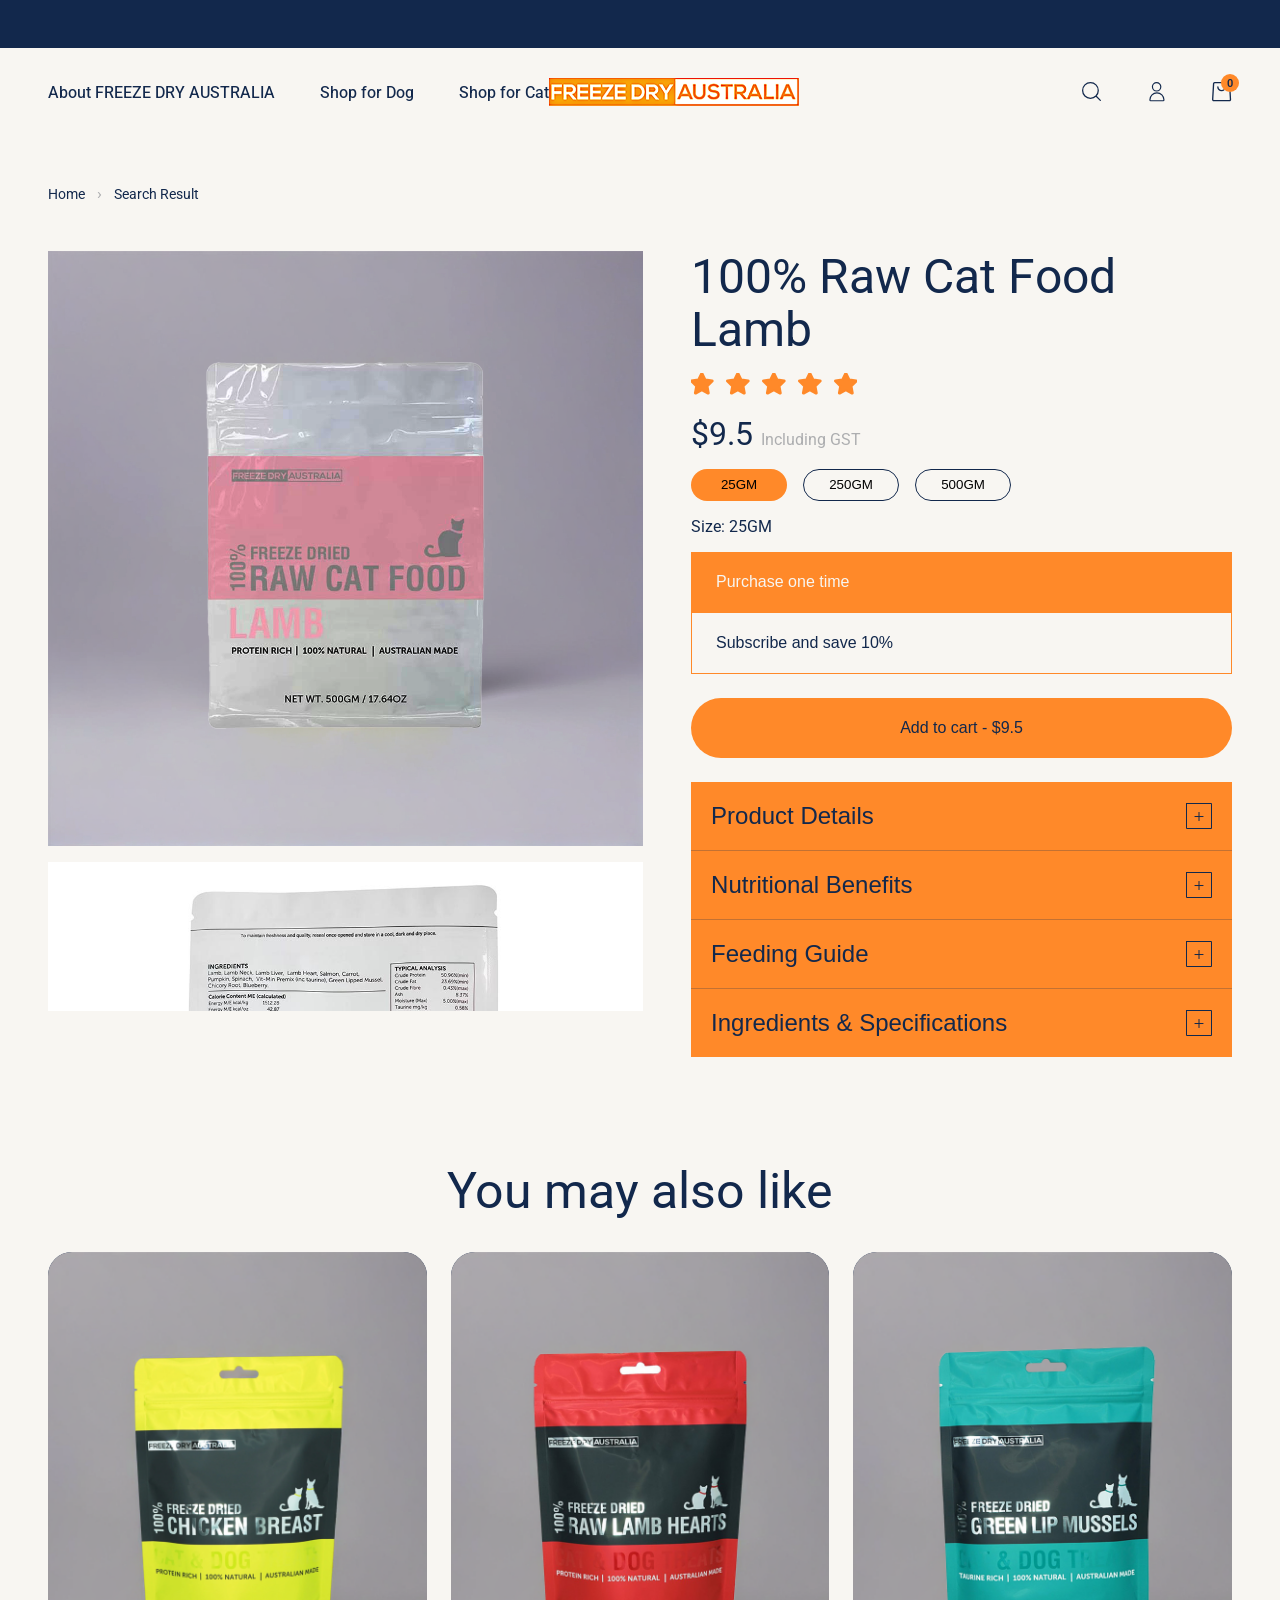
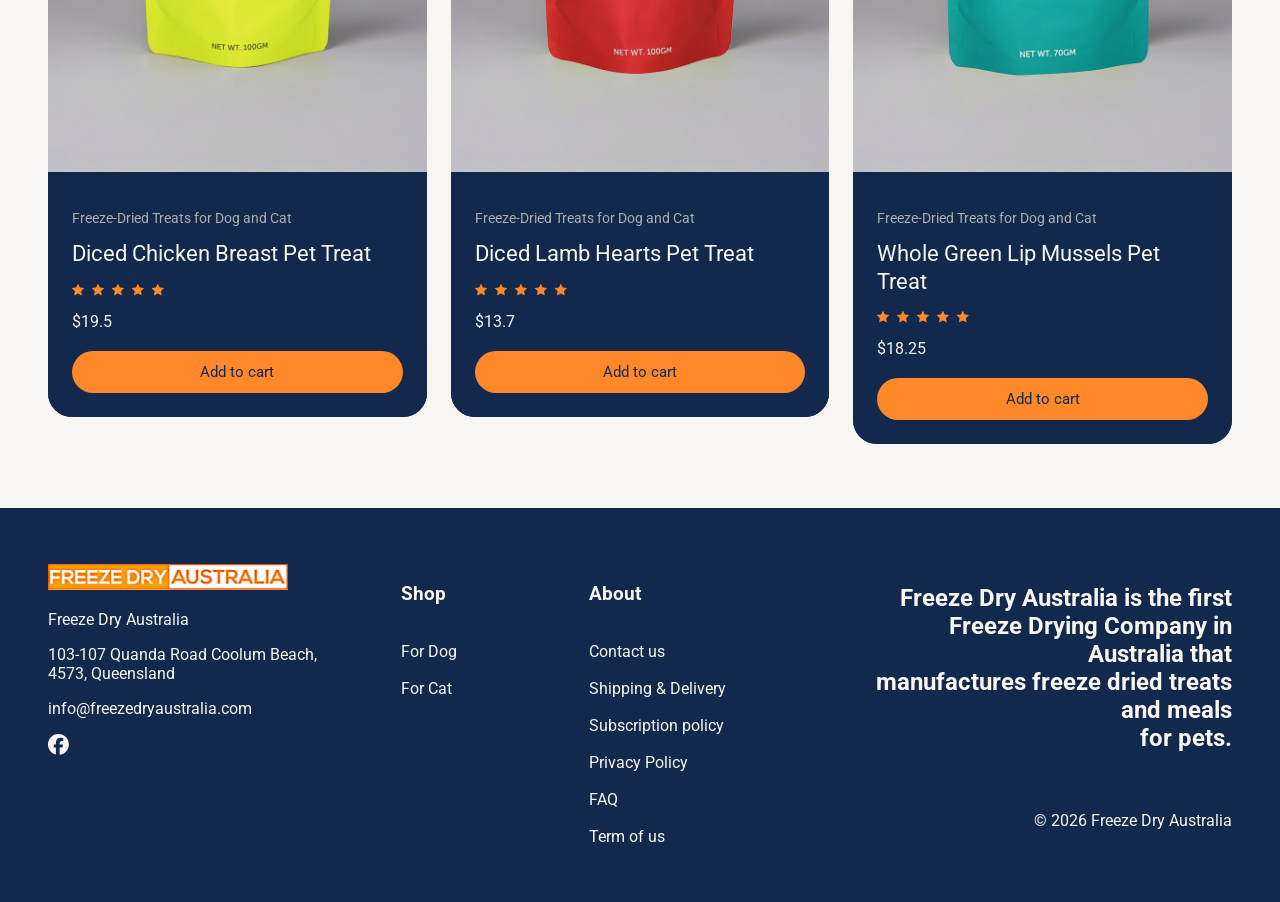
<file: dogdaily.html>
<!DOCTYPE html>
<html lang="en">
<head>
    <meta charset="UTF-8">
    <meta name="viewport" content="width=device-width, initial-scale=1.0">
    <title>Freezy homepage</title>
    <link rel="stylesheet" href="home.css">
    <link rel="preconnect" href="https://fonts.googleapis.com">
<link rel="preconnect" href="https://fonts.gstatic.com" crossorigin>
<link rel="preconnect" href="https://fonts.googleapis.com">
<link rel="preconnect" href="https://fonts.gstatic.com" crossorigin>
<link href="https://fonts.googleapis.com/css2?family=Inter:ital,opsz,wght@0,14..32,100..900;1,14..32,100..900&family=Josefin+Sans:ital,wght@0,100..700;1,100..700&family=Montserrat:ital,wght@0,100..900;1,100..900&family=Nunito+Sans:ital,opsz,wght@0,6..12,200..1000;1,6..12,200..1000&family=Playfair+Display:ital,wght@0,400..900;1,400..900&family=Roboto:ital,wght@0,100..900;1,100..900&display=swap" rel="stylesheet">
</head>

<body>
<!-- i will use Chinese intead some notes-->
     <!-- 这部分是用于顶部运动行-->
    <div class="top-bar">
      <span>FREE SHIPPING OVER $150</span>
      <span>100% NATURAL INGREDIENTS</span>
      <span>AUSTRALIAN MADE PET TREATS</span>
      </div>
    
    <!-- 这部分是用于防止logo等-->
    <header class=" header-on-top">
         <button class="hamburger-btn" aria-label="Open menu"><svg width="14" height="19" viewBox="0 0 14 19" fill="none" xmlns="http://www.w3.org/2000/svg">
<path d="M1.45833 9.49999H12.5417M1.45833 4.35416H12.5417M1.45833 14.6458H12.5417" stroke="#12284C" stroke-linecap="round" stroke-linejoin="round"/>
</svg></button>
        <nav class="nav-left">
          <a href="#">About FREEZE DRY AUSTRALIA</a>
          <a href="#">Shop for Dog</a>
          <a href="#">Shop for Cat</a></nav>
        <div class="logo">
          <a href="index.html"><img src="img\frezzylogo.svg" alt="logo-image"></a></div>
        
        <div class="nav-right">
          <a href="search.html">
          <svg width="16" height="16" viewBox="0 0 16 16" fill="none" xmlns="http://www.w3.org/2000/svg">
          <path d="M14.6667 14.6667L11.1667 11.1667M6.75 13C10.2017 13 13 10.2017 13 6.75C13 3.29822 10.2017 0.5 6.75 0.5C3.29822 0.5 0.5 3.29822 0.5 6.75C0.5 10.2017 3.29822 13 6.75 13Z" stroke="#12284C" stroke-linecap="round" stroke-linejoin="round"/>
          </svg>

          </a>
          <a href="#">
            <svg width="13" height="17" viewBox="0 0 13 17" fill="none" xmlns="http://www.w3.org/2000/svg">
<path d="M0.5 15.3258V15.1458C0.5 11.8667 3.15831 9.20833 6.4375 9.20833C9.71666 9.20833 12.375 11.8667 12.375 15.1458V15.3258C12.375 15.6636 12.1011 15.9375 11.7633 15.9375H1.11174C0.773885 15.9375 0.5 15.6636 0.5 15.3258Z" stroke="#12284C" stroke-linejoin="round"/>
<path d="M6.17361 7.625C8.14113 7.625 9.73611 6.03001 9.73611 4.0625C9.73611 2.09499 8.14113 0.5 6.17361 0.5C4.2061 0.5 2.61111 2.09499 2.61111 4.0625C2.61111 6.03001 4.2061 7.625 6.17361 7.625Z" stroke="#12284C" stroke-linejoin="round"/>
</svg>

          </a>  
          <a href="#" class="cart-link" onclick="openCart(event)"><svg width="15" height="15" viewBox="0 0 15 15" fill="none" xmlns="http://www.w3.org/2000/svg">
<path d="M9.95211 3.66667C9.95211 5.19696 8.71157 6.4375 7.18128 6.4375C5.65099 6.4375 4.41043 5.19696 4.41043 3.66667M1.19993 1.24518L0.501394 13.1202C0.474651 13.5749 0.836197 13.9583 1.2917 13.9583H13.0708C13.5263 13.9583 13.8879 13.5749 13.8611 13.1202L13.1626 1.24518C13.138 0.826737 12.7914 0.5 12.3723 0.5H1.99023C1.57106 0.5 1.22454 0.826737 1.19993 1.24518Z" stroke="#12284C" stroke-linecap="round" stroke-linejoin="round"/>
</svg><span id="cart-count">0</span>
</a></div>
        
    </header>


<main class="product-detail">

<div class="smalllink">
    <a href="index.html">Home</a>
    <span>›</span>
    <a href="resultpage.html">Search Result</a>
  </div>
  <!-- left scroll image area -->
  <div class="product-gallery">
    <img src="img\catfood-daily.png" alt="Chicken Breast">
    <img src="img\lambl-back-scaled-s.jpg" alt="Chicken Breast Detail">
    <img src="img\lamb.jpg" alt="Chicken Breast Detail">
    
  </div>

  <!-- right product info -->
  <div class="product-info">

    <h1>100% Raw Cat Food Lamb<br></h1>

     <div class="product-stars"><svg width="166" height="22" viewBox="0 0 83 11" fill="none" xmlns="http://www.w3.org/2000/svg">
<path d="M5.17037 0.154885C5.26928 -0.051631 5.56405 -0.0516256 5.66296 0.154885L7.09312 3.14062C7.13294 3.22375 7.21224 3.28115 7.30378 3.29318L10.5957 3.72545C10.8234 3.75536 10.9145 4.03528 10.7479 4.1929L8.34015 6.46977C8.27304 6.53326 8.2427 6.62626 8.25955 6.71694L8.8641 9.96916C8.90592 10.1943 8.66742 10.3672 8.4656 10.2581L5.54677 8.67994C5.46563 8.63606 5.3677 8.63606 5.28656 8.67994L2.36774 10.2581C2.16593 10.3672 1.92741 10.1943 1.96925 9.96916L2.57377 6.71694C2.59062 6.62626 2.56029 6.53326 2.49319 6.46977L0.085462 4.1929C-0.0812089 4.03528 0.0099266 3.75536 0.237643 3.72545L3.52953 3.29318C3.62111 3.28115 3.70038 3.22375 3.7402 3.14062L5.17037 0.154885Z" fill="#FF8929"/>
<path d="M23.1704 0.154885C23.2693 -0.051631 23.5641 -0.0516256 23.663 0.154885L25.0931 3.14062C25.1329 3.22375 25.2122 3.28115 25.3038 3.29318L28.5957 3.72545C28.8234 3.75536 28.9145 4.03528 28.7479 4.1929L26.3401 6.46978C26.273 6.53326 26.2427 6.62626 26.2595 6.71694L26.8641 9.96916C26.9059 10.1943 26.6674 10.3672 26.4656 10.2581L23.5468 8.67994C23.4656 8.63606 23.3677 8.63606 23.2866 8.67994L20.3677 10.2581C20.1659 10.3672 19.9274 10.1943 19.9693 9.96916L20.5738 6.71694C20.5906 6.62626 20.5603 6.53326 20.4932 6.46978L18.0855 4.1929C17.9188 4.03528 18.0099 3.75536 18.2376 3.72545L21.5295 3.29318C21.6211 3.28115 21.7004 3.22375 21.7402 3.14062L23.1704 0.154885Z" fill="#FF8929"/>
<path d="M41.1704 0.154885C41.2693 -0.051631 41.5641 -0.0516256 41.663 0.154885L43.0931 3.14062C43.1329 3.22375 43.2122 3.28115 43.3038 3.29318L46.5957 3.72545C46.8234 3.75536 46.9145 4.03528 46.7479 4.1929L44.3401 6.46978C44.273 6.53326 44.2427 6.62626 44.2595 6.71694L44.8641 9.96916C44.9059 10.1943 44.6674 10.3672 44.4656 10.2581L41.5468 8.67994C41.4656 8.63606 41.3677 8.63606 41.2866 8.67994L38.3677 10.2581C38.1659 10.3672 37.9274 10.1943 37.9693 9.96916L38.5738 6.71694C38.5906 6.62626 38.5603 6.53326 38.4932 6.46978L36.0855 4.1929C35.9188 4.03528 36.0099 3.75536 36.2376 3.72545L39.5295 3.29318C39.6211 3.28115 39.7004 3.22375 39.7402 3.14062L41.1704 0.154885Z" fill="#FF8929"/>
<path d="M59.1704 0.154885C59.2693 -0.051631 59.5641 -0.0516256 59.663 0.154885L61.0931 3.14062C61.1329 3.22375 61.2122 3.28115 61.3038 3.29318L64.5957 3.72545C64.8234 3.75536 64.9145 4.03528 64.7479 4.1929L62.3401 6.46978C62.273 6.53326 62.2427 6.62626 62.2595 6.71694L62.8641 9.96916C62.9059 10.1943 62.6674 10.3672 62.4656 10.2581L59.5468 8.67994C59.4656 8.63606 59.3677 8.63606 59.2866 8.67994L56.3677 10.2581C56.1659 10.3672 55.9274 10.1943 55.9693 9.96916L56.5738 6.71694C56.5906 6.62626 56.5603 6.53326 56.4932 6.46978L54.0855 4.1929C53.9188 4.03528 54.0099 3.75536 54.2376 3.72545L57.5295 3.29318C57.6211 3.28115 57.7004 3.22375 57.7402 3.14062L59.1704 0.154885Z" fill="#FF8929"/>
<path d="M77.1704 0.154885C77.2693 -0.051631 77.5641 -0.0516256 77.663 0.154885L79.0931 3.14062C79.1329 3.22375 79.2122 3.28115 79.3038 3.29318L82.5957 3.72545C82.8234 3.75536 82.9145 4.03528 82.7479 4.1929L80.3401 6.46978C80.273 6.53326 80.2427 6.62626 80.2596 6.71694L80.8641 9.96916C80.9059 10.1943 80.6674 10.3672 80.4656 10.2581L77.5468 8.67994C77.4656 8.63606 77.3677 8.63606 77.2866 8.67994L74.3677 10.2581C74.1659 10.3672 73.9274 10.1943 73.9693 9.96916L74.5738 6.71694C74.5906 6.62626 74.5603 6.53326 74.4932 6.46978L72.0855 4.1929C71.9188 4.03528 72.0099 3.75536 72.2376 3.72545L75.5295 3.29318C75.6211 3.28115 75.7004 3.22375 75.7402 3.14062L77.1704 0.154885Z" fill="#FF8929"/>
</svg>
</div>
     

<p class="product-price">
  <span id="product-price">$9.5</span>
  <span class="gst-price">Including GST</span>
</p>

<div class="size-options">
<button class="size-btn active"
  data-id="cat-raw-lamb-25g"
  data-size="25GM"
  data-price="$9.5">
  25GM
</button>

<button class="size-btn"
  data-id="cat-raw-lamb-250g"
  data-size="250GM"
  data-price="$42.5">
  250GM
</button>

<button class="size-btn"
  data-id="cat-raw-lamb-500g"
  data-size="500GM"
  data-price="$79.5">
  500GM
</button>

</div>

<p class="product-size">
  Size:
  <span id="current-size">25GM</span>
</p>


 <div class="purchase-type">
  <button class="purchase-active">
    Purchase one time
  </button>

  <button>
    Subscribe and save 10%
  </button>
</div>

<div class="product-buy">
  <button
    onclick="addProductPageToCart(this)"
    class="add-cart-btn"
    data-id="cat-raw-lamb-25g"
    data-name="100% Raw Cat Food Lamb"
    data-category="Daily Food for Cat"
    data-price="$9.5"
    data-image="img/catfood-daily.png">
    Add to cart - $9.5
  </button>
</div>

<div class="accordion">

      <div class="accordion-item">
        <button class="accordion-header" onclick="toggleAccordion(this)">
          <span>Product Details</span>
       <svg width="26" height="26" viewBox="0 0 26 26" fill="none" xmlns="http://www.w3.org/2000/svg">
<path d="M8.94865 13.5217H17.0534M13.001 9.46935V17.5741M0.5 0.5H25.5V25.5H0.5V0.5Z" stroke="#FF8929" stroke-linecap="round"/>
</svg>


        </button>
        <div class="accordion-content">
          <p>100% Raw Cat Food lamb has been designed by one of Australia’s leading pet nutritionists. A premium blend crafted to delight and nourish your feline companion. </p>
        </div>
      </div>

      <div class="accordion-item">
        <button class="accordion-header" onclick="toggleAccordion(this)">
          <span>Nutritional Benefits</span>
          <svg width="26" height="26" viewBox="0 0 26 26" fill="none" xmlns="http://www.w3.org/2000/svg">
<path d="M8.94865 13.5217H17.0534M13.001 9.46935V17.5741M0.5 0.5H25.5V25.5H0.5V0.5Z" stroke="#FF8929" stroke-linecap="round"/>
</svg>
        </button>
        <div class="accordion-content">
          <p>Made with only the finest ingredients including Lamb, Salmon, Spinach, Pumpkin, Green Lipped Mussel, Chicory, and Blueberry, this recipe offers a balanced diet that supports your cat’s health and well-being.</p>
        </div>
      </div>

      <div class="accordion-item">
        <button class="accordion-header" onclick="toggleAccordion(this)">
          <span>Feeding Guide</span>
          <svg width="26" height="26" viewBox="0 0 26 26" fill="none" xmlns="http://www.w3.org/2000/svg">
<path d="M8.94865 13.5217H17.0534M13.001 9.46935V17.5741M0.5 0.5H25.5V25.5H0.5V0.5Z" stroke="#FF8929" stroke-linecap="round"/>
</svg>
        </button>
        <div class="accordion-content">
          <p>Feed as a treat or reward alongside a complete and balanced diet. Treats are intended for intermittent or supplemental feeding only.

As with all treats, we recommend adjusting your cat’s main meal portions accordingly and monitoring overall intake.</p>
        </div>
      </div>

      <div class="accordion-item">
        <button class="accordion-header" onclick="toggleAccordion(this)">
          <span>Ingredients & Specifications</span>
          <svg width="26" height="26" viewBox="0 0 26 26" fill="none" xmlns="http://www.w3.org/2000/svg">
<path d="M8.94865 13.5217H17.0534M13.001 9.46935V17.5741M0.5 0.5H25.5V25.5H0.5V0.5Z" stroke="#FF8929" stroke-linecap="round"/>
</svg>
        </button>
        <div class="accordion-content">
          <p>Ingredients:  Lamb, Salmon, Spinach, Pumpkin, Green Lipped Mussel, Chicory, Blueberry. <br>Weight: 100% RAW CAT FOOD – LAMB 25GM, 100% RAW CAT FOOD – LAMB 250GM, <br>100% RAW CAT FOOD – LAMB 500GM.</p>
        </div></div></div>
    </div></main>
   <section class="result-main cart-recommed-section" >
        <h1>You may also like</h1>
        <div class="result-grid">
              <article class="result-card" data-id="chicken-breast">
      <a href="chickenB.html" class="product-image-link">
        <img src="img\chickenbreas.png" alt="Lamb Hearts"></a>
      <div class="result-card-info">
        <p class="category">Freeze-Dried Treats for Dog and Cat</p>
        <a href="chickenB.html" class="product-title-link">
          <h2>Diced Chicken Breast Pet Treat</h2></a>
        <div class="stars"><img src="img/star.svg" alt="star"></div>
        <p class="price-result">$19.5</p>
        <button onclick="addToCart(this)">Add to cart</button>
      </div>
    </article>
    <article class="result-card" data-id="lamb-hearts">
      <a href="lamb.html" class="product-image-link">
        <img src="img/lamb.png" alt="Lamb Hearts"></a>
      <div class="result-card-info">
        <p class="category">Freeze-Dried Treats for Dog and Cat</p>
        <a href="lamb.html" class="product-title-link">
          <h2>Diced Lamb Hearts Pet Treat</h2></a>
        <div class="stars"><img src="img/star.svg" alt="star"></div>
        <p class="price-result">$13.7</p>
        <button onclick="addToCart(this)">Add to cart</button>
      </div>
    </article>

    <article class="result-card" data-id="green-lip-mussels">
      <a href="Green.html" class="product-image-link">
        <img src="img/musule.png" alt="Mussels"></a>
      <div class="result-card-info">
        <p class="category">Freeze-Dried Treats for Dog and Cat</p>
        <a href="Green.html" class="product-title-link">
          <h2>Whole Green Lip Mussels Pet Treat</h2></a>
        <div class="stars"><img src="img/star.svg" alt="star"></div>
        <p class="price-result">$18.25</p>
        <button onclick="addToCart(this)">Add to cart</button>
      </div>
    </article></div>
   </section>


<!-- 这部分是用于结尾-->
 <footer class="site-footer">
      <div class="footer-mobile-accordion accordion">

  <div class="accordion-item">
    <button class="accordion-header" onclick="toggleAccordion(this)">
      <span>Shop</span>
      <svg width="26" height="26" viewBox="0 0 26 26" fill="none" xmlns="http://www.w3.org/2000/svg">
<path d="M8.94865 13.5217H17.0534M13.001 9.46935V17.5741M0.5 0.5H25.5V25.5H0.5V0.5Z" stroke="#FF8929" stroke-linecap="round"/>
</svg>
    </button>

    <div class="accordion-content">
      <a href="#">For Dogs</a>
      <a href="#">For Cats</a>
      <a href="#">Subscribe & Save</a>
    </div>
  </div>

  <div class="accordion-item">
    <button class="accordion-header" onclick="toggleAccordion(this)">
      <span>About Freeze Dry Australia</span>
     <svg width="26" height="26" viewBox="0 0 26 26" fill="none" xmlns="http://www.w3.org/2000/svg">
<path d="M8.94865 13.5217H17.0534M13.001 9.46935V17.5741M0.5 0.5H25.5V25.5H0.5V0.5Z" stroke="#FF8929" stroke-linecap="round"/>
</svg>
    </button>

    <div class="accordion-content">
      <a href="#">Contact us</a>
      <a href="#">Shipping & Delivery</a>
      <a href="#">Subscription policy</a>
      <a href="#">Privacy Policy</a>
      <a href="#">FAQ</a>
      <a href="#">Term of us</a>
    </div>
  </div>

</div>

  <div class="footer">
    <img class="logo-footer"src="img\frezzylogo.svg" alt="Freeze Dry Australia logo">

    <p>Freeze Dry Australia</p>
    <p>103-107 Quanda Road Coolum Beach,<br>4573, Queensland</p>
    <p>info@freezedryaustralia.com</p>

    <a href="https://www.facebook.com/freezedryaustralia/" class="social-icon"><img src="img\facebook1.svg" alt="facebool"></a>
  </div>

  <div class="footer-links">
    <h3>Shop</h3>
    <a href="#">For Dog</a>
    <a href="#">For Cat</a>
  </div>
  <div class="footer-links">
    <h3>About</h3>
    <a href="#">Contact us</a>
    <a href="#">Shipping & Delivery</a>
    <a href="#">Subscription policy</a>
    <a href="#">Privacy Policy</a>
    <a href="#">FAQ</a>
    <a href="#">Term of us</a>
  </div>
    <div class="footer-message">
    <h2>
      Freeze Dry Australia is the first <br>Freeze Drying Company in Australia that<br>
      manufactures freeze dried treats and meals<br> for pets.
    </h2>

    <p>© 2026 Freeze Dry Australia</p>
  </div>
</footer>



      </main>

     

   <!-- 这部分是用于drawer-->
      <div class="cart-overlay" id="cartOverlay" onclick="closeCart()"></div>
      <aside class="cart-drawer" id="cartDrawer">

         <!-- top-->
        <div class="cart-drawer-head">
          <div class="drawer-group"><h2>Your Cart</h2>
        <span class="drawer-cart-count" id="drawer-cart-count">0</span></div>
        
        <button class="cart-close" onclick="closeCart()"><svg width="11" height="10" viewBox="0 0 11 10" fill="none" xmlns="http://www.w3.org/2000/svg">
<path d="M0.5 0.5L9.6695 9.44026M9.6695 0.5L0.5 9.44026" stroke="#12284C" stroke-linecap="round" stroke-linejoin="round"/>
</svg>
</button></div>

 <!-- shipping bar-->

<div class="drawer-shipping">
  <p class="shipping-message">Spend $150.00 more to reach free shipping!</p>

<div class="shipping-bar">
    <div class="shipping-progress"></div>
</div>
</div>
      <div id="drawer-cart-items"></div>
    
  <div class="side-cart-bottom">
    <div class="side-cart-total">
      <span>Estimated total</span>
      <strong>$18.25 AUD</strong>
    </div>

    <p class="shipping-note">Taxes and shipping calculated at checkout</p>
    <div class="drawer-buttons">
      <a href="viewcart.html" class="view-cart-btn">
        View Cart
      </a>
      <a href="checkout.html" class="checkout-btn">
        Check Out
      </a>
    </div>
  </div>
</aside>


<script src="free.js"></script>
</body>
</html>
</file>
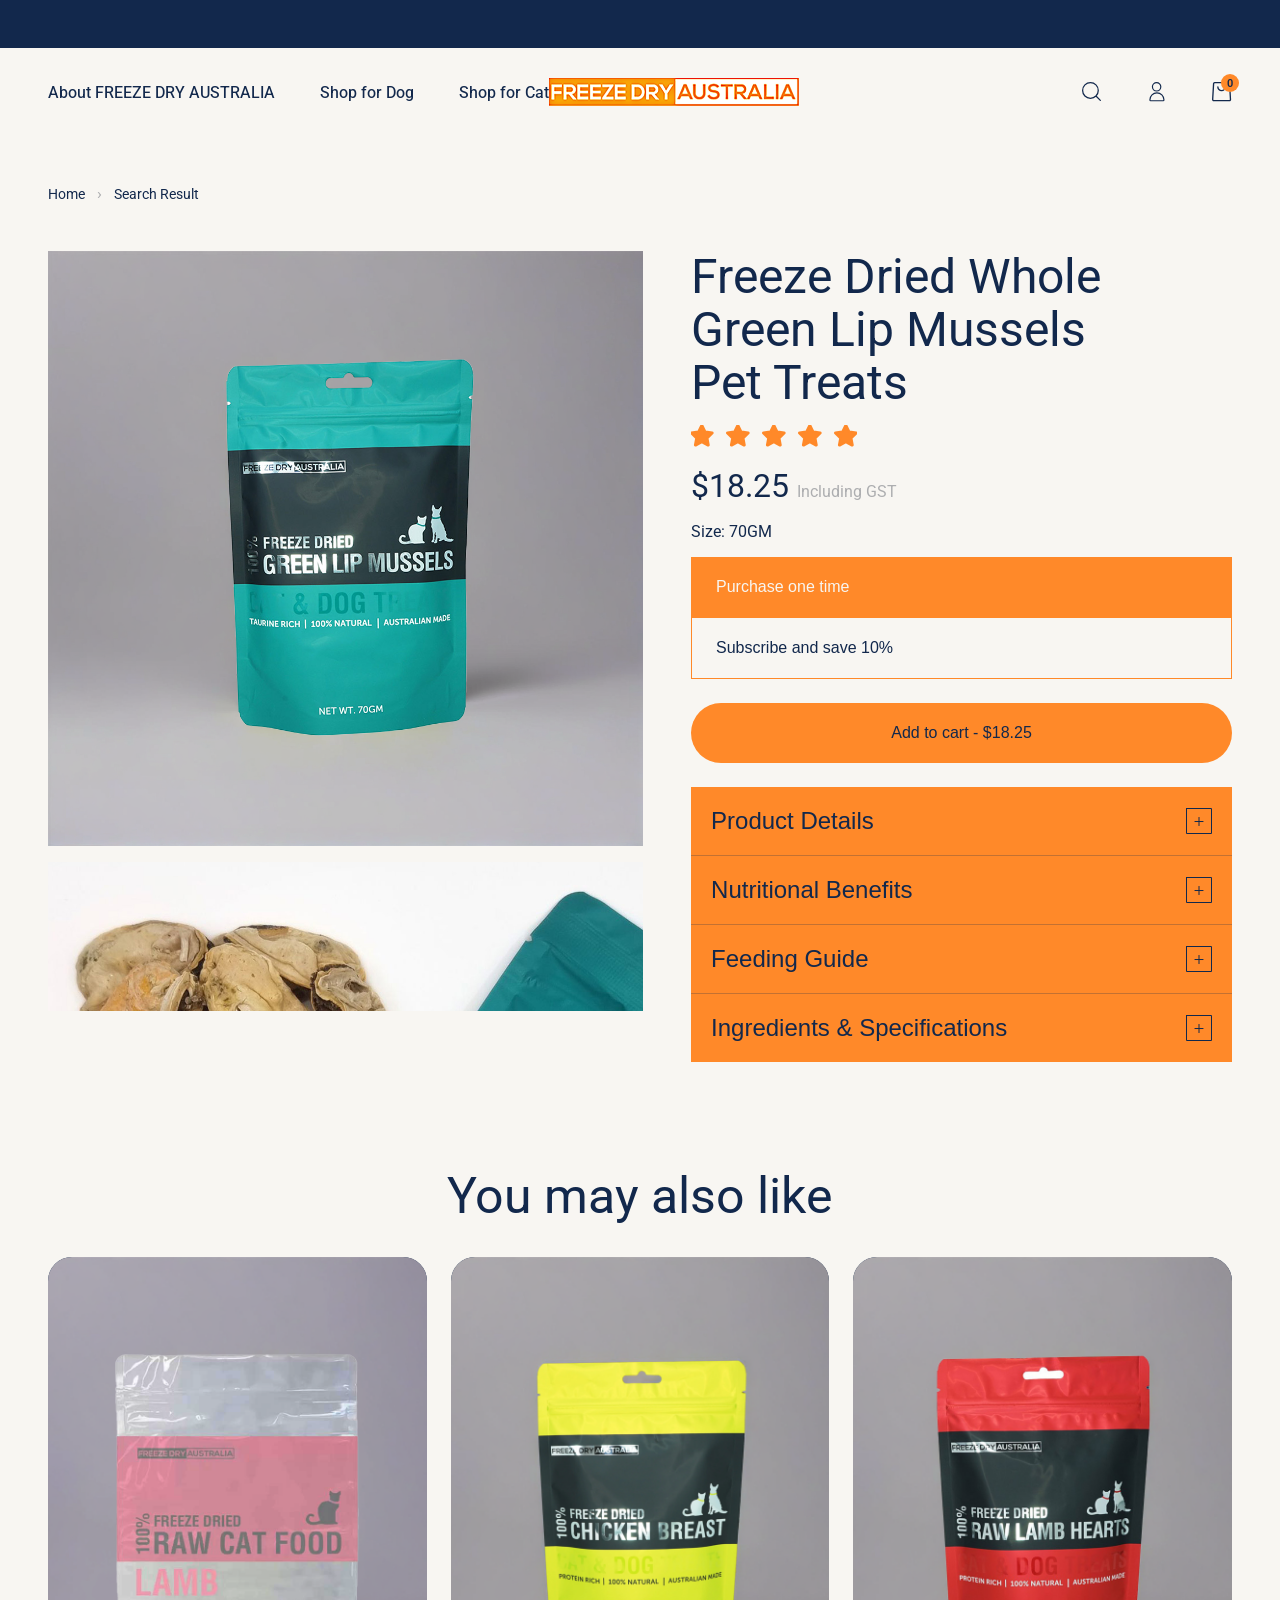
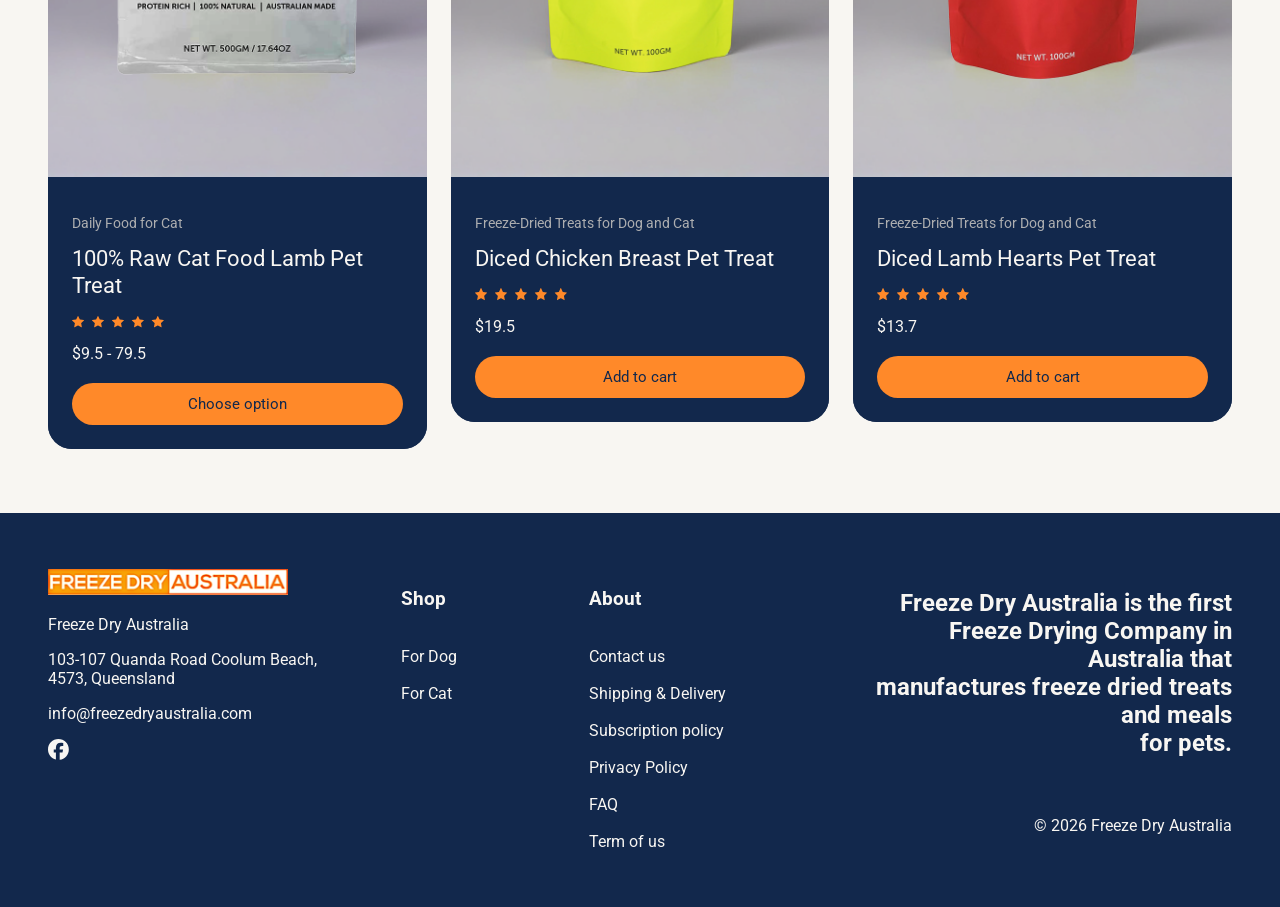
<file: Green.html>
<!DOCTYPE html>
<html lang="en">
<head>
    <meta charset="UTF-8">
    <meta name="viewport" content="width=device-width, initial-scale=1.0">
    <title>Freezy homepage</title>
    <link rel="stylesheet" href="home.css">
    <link rel="preconnect" href="https://fonts.googleapis.com">
<link rel="preconnect" href="https://fonts.gstatic.com" crossorigin>
<link rel="preconnect" href="https://fonts.googleapis.com">
<link rel="preconnect" href="https://fonts.gstatic.com" crossorigin>
<link href="https://fonts.googleapis.com/css2?family=Inter:ital,opsz,wght@0,14..32,100..900;1,14..32,100..900&family=Josefin+Sans:ital,wght@0,100..700;1,100..700&family=Montserrat:ital,wght@0,100..900;1,100..900&family=Nunito+Sans:ital,opsz,wght@0,6..12,200..1000;1,6..12,200..1000&family=Playfair+Display:ital,wght@0,400..900;1,400..900&family=Roboto:ital,wght@0,100..900;1,100..900&display=swap" rel="stylesheet">
</head>

<body>
<!-- i will use Chinese intead some notes-->
     <!-- 这部分是用于顶部运动行-->
    <div class="top-bar">
      <span>FREE SHIPPING OVER $150</span>
      <span>100% NATURAL INGREDIENTS</span>
      <span>AUSTRALIAN MADE PET TREATS</span>
      </div>
    
    <!-- 这部分是用于防止logo等-->
    <header class=" header-on-top">
         <button class="hamburger-btn" aria-label="Open menu"><svg width="14" height="19" viewBox="0 0 14 19" fill="none" xmlns="http://www.w3.org/2000/svg">
<path d="M1.45833 9.49999H12.5417M1.45833 4.35416H12.5417M1.45833 14.6458H12.5417" stroke="#12284C" stroke-linecap="round" stroke-linejoin="round"/>
</svg></button>
        <nav class="nav-left">
          <a href="#">About FREEZE DRY AUSTRALIA</a>
          <a href="#">Shop for Dog</a>
          <a href="#">Shop for Cat</a></nav>
        <div class="logo">
          <a href="index.html"><img src="img\frezzylogo.svg" alt="logo-image"></a></div>
        
        <div class="nav-right">
          <a href="search.html">
          <svg width="16" height="16" viewBox="0 0 16 16" fill="none" xmlns="http://www.w3.org/2000/svg">
          <path d="M14.6667 14.6667L11.1667 11.1667M6.75 13C10.2017 13 13 10.2017 13 6.75C13 3.29822 10.2017 0.5 6.75 0.5C3.29822 0.5 0.5 3.29822 0.5 6.75C0.5 10.2017 3.29822 13 6.75 13Z" stroke="#12284C" stroke-linecap="round" stroke-linejoin="round"/>
          </svg>

          </a>
          <a href="#">
            <svg width="13" height="17" viewBox="0 0 13 17" fill="none" xmlns="http://www.w3.org/2000/svg">
<path d="M0.5 15.3258V15.1458C0.5 11.8667 3.15831 9.20833 6.4375 9.20833C9.71666 9.20833 12.375 11.8667 12.375 15.1458V15.3258C12.375 15.6636 12.1011 15.9375 11.7633 15.9375H1.11174C0.773885 15.9375 0.5 15.6636 0.5 15.3258Z" stroke="#12284C" stroke-linejoin="round"/>
<path d="M6.17361 7.625C8.14113 7.625 9.73611 6.03001 9.73611 4.0625C9.73611 2.09499 8.14113 0.5 6.17361 0.5C4.2061 0.5 2.61111 2.09499 2.61111 4.0625C2.61111 6.03001 4.2061 7.625 6.17361 7.625Z" stroke="#12284C" stroke-linejoin="round"/>
</svg>

          </a>  
          <a href="#" class="cart-link" onclick="openCart(event)"><svg width="15" height="15" viewBox="0 0 15 15" fill="none" xmlns="http://www.w3.org/2000/svg">
<path d="M9.95211 3.66667C9.95211 5.19696 8.71157 6.4375 7.18128 6.4375C5.65099 6.4375 4.41043 5.19696 4.41043 3.66667M1.19993 1.24518L0.501394 13.1202C0.474651 13.5749 0.836197 13.9583 1.2917 13.9583H13.0708C13.5263 13.9583 13.8879 13.5749 13.8611 13.1202L13.1626 1.24518C13.138 0.826737 12.7914 0.5 12.3723 0.5H1.99023C1.57106 0.5 1.22454 0.826737 1.19993 1.24518Z" stroke="#12284C" stroke-linecap="round" stroke-linejoin="round"/>
</svg><span id="cart-count">0</span>
</a></div>
        
    </header>


<main class="product-detail">

<div class="smalllink">
    <a href="index.html">Home</a>
    <span>›</span>
    <a href="resultpage.html">Search Result</a>
  </div>
  <!-- left scroll image area -->
  <div class="product-gallery">
    <img src="img\musule.png" alt="Chicken Breast">
    <img src="img\Freeze-Dried-Whole-Green-Lip-Mussels-1.jpg" alt="Chicken Breast">
    <img src="img\Freeze-Dried-Whole-Green-Lip-Mussels-3.jpg" alt="Chicken Breast">
    
  </div>

  <!-- right product info -->
  <div class="product-info">

    <h1>Freeze Dried Whole Green Lip Mussels<br>Pet Treats</h1>

     <div class="product-stars"><svg width="166" height="22" viewBox="0 0 83 11" fill="none" xmlns="http://www.w3.org/2000/svg">
<path d="M5.17037 0.154885C5.26928 -0.051631 5.56405 -0.0516256 5.66296 0.154885L7.09312 3.14062C7.13294 3.22375 7.21224 3.28115 7.30378 3.29318L10.5957 3.72545C10.8234 3.75536 10.9145 4.03528 10.7479 4.1929L8.34015 6.46977C8.27304 6.53326 8.2427 6.62626 8.25955 6.71694L8.8641 9.96916C8.90592 10.1943 8.66742 10.3672 8.4656 10.2581L5.54677 8.67994C5.46563 8.63606 5.3677 8.63606 5.28656 8.67994L2.36774 10.2581C2.16593 10.3672 1.92741 10.1943 1.96925 9.96916L2.57377 6.71694C2.59062 6.62626 2.56029 6.53326 2.49319 6.46977L0.085462 4.1929C-0.0812089 4.03528 0.0099266 3.75536 0.237643 3.72545L3.52953 3.29318C3.62111 3.28115 3.70038 3.22375 3.7402 3.14062L5.17037 0.154885Z" fill="#FF8929"/>
<path d="M23.1704 0.154885C23.2693 -0.051631 23.5641 -0.0516256 23.663 0.154885L25.0931 3.14062C25.1329 3.22375 25.2122 3.28115 25.3038 3.29318L28.5957 3.72545C28.8234 3.75536 28.9145 4.03528 28.7479 4.1929L26.3401 6.46978C26.273 6.53326 26.2427 6.62626 26.2595 6.71694L26.8641 9.96916C26.9059 10.1943 26.6674 10.3672 26.4656 10.2581L23.5468 8.67994C23.4656 8.63606 23.3677 8.63606 23.2866 8.67994L20.3677 10.2581C20.1659 10.3672 19.9274 10.1943 19.9693 9.96916L20.5738 6.71694C20.5906 6.62626 20.5603 6.53326 20.4932 6.46978L18.0855 4.1929C17.9188 4.03528 18.0099 3.75536 18.2376 3.72545L21.5295 3.29318C21.6211 3.28115 21.7004 3.22375 21.7402 3.14062L23.1704 0.154885Z" fill="#FF8929"/>
<path d="M41.1704 0.154885C41.2693 -0.051631 41.5641 -0.0516256 41.663 0.154885L43.0931 3.14062C43.1329 3.22375 43.2122 3.28115 43.3038 3.29318L46.5957 3.72545C46.8234 3.75536 46.9145 4.03528 46.7479 4.1929L44.3401 6.46978C44.273 6.53326 44.2427 6.62626 44.2595 6.71694L44.8641 9.96916C44.9059 10.1943 44.6674 10.3672 44.4656 10.2581L41.5468 8.67994C41.4656 8.63606 41.3677 8.63606 41.2866 8.67994L38.3677 10.2581C38.1659 10.3672 37.9274 10.1943 37.9693 9.96916L38.5738 6.71694C38.5906 6.62626 38.5603 6.53326 38.4932 6.46978L36.0855 4.1929C35.9188 4.03528 36.0099 3.75536 36.2376 3.72545L39.5295 3.29318C39.6211 3.28115 39.7004 3.22375 39.7402 3.14062L41.1704 0.154885Z" fill="#FF8929"/>
<path d="M59.1704 0.154885C59.2693 -0.051631 59.5641 -0.0516256 59.663 0.154885L61.0931 3.14062C61.1329 3.22375 61.2122 3.28115 61.3038 3.29318L64.5957 3.72545C64.8234 3.75536 64.9145 4.03528 64.7479 4.1929L62.3401 6.46978C62.273 6.53326 62.2427 6.62626 62.2595 6.71694L62.8641 9.96916C62.9059 10.1943 62.6674 10.3672 62.4656 10.2581L59.5468 8.67994C59.4656 8.63606 59.3677 8.63606 59.2866 8.67994L56.3677 10.2581C56.1659 10.3672 55.9274 10.1943 55.9693 9.96916L56.5738 6.71694C56.5906 6.62626 56.5603 6.53326 56.4932 6.46978L54.0855 4.1929C53.9188 4.03528 54.0099 3.75536 54.2376 3.72545L57.5295 3.29318C57.6211 3.28115 57.7004 3.22375 57.7402 3.14062L59.1704 0.154885Z" fill="#FF8929"/>
<path d="M77.1704 0.154885C77.2693 -0.051631 77.5641 -0.0516256 77.663 0.154885L79.0931 3.14062C79.1329 3.22375 79.2122 3.28115 79.3038 3.29318L82.5957 3.72545C82.8234 3.75536 82.9145 4.03528 82.7479 4.1929L80.3401 6.46978C80.273 6.53326 80.2427 6.62626 80.2596 6.71694L80.8641 9.96916C80.9059 10.1943 80.6674 10.3672 80.4656 10.2581L77.5468 8.67994C77.4656 8.63606 77.3677 8.63606 77.2866 8.67994L74.3677 10.2581C74.1659 10.3672 73.9274 10.1943 73.9693 9.96916L74.5738 6.71694C74.5906 6.62626 74.5603 6.53326 74.4932 6.46978L72.0855 4.1929C71.9188 4.03528 72.0099 3.75536 72.2376 3.72545L75.5295 3.29318C75.6211 3.28115 75.7004 3.22375 75.7402 3.14062L77.1704 0.154885Z" fill="#FF8929"/>
</svg>
</div>

    <p class="product-price">
  <span id="product-price">$18.25</span>
  <span class="gst-price">Including GST</span>
</p>

    <p class="product-size">Size: 70GM</p>

    <div class="purchase-type">
      <button class="purchase-active">Purchase one time</button>
      <button>Subscribe and save 10%</button>
    </div>

    <div class="product-buy"><button onclick="addProductPageToCart(this)"
        class="add-cart-btn"
        data-id="green-lip-mussels"
        data-name="Green Lip Mussels Pet Treat"
        data-category="Freeze-Dried Treats for Dog and Cat"
        data-price="$18.25"
        data-image="img/musule.png">Add to cart - $18.25</button>
    </div>

    <div class="accordion">

      <div class="accordion-item">
        <button class="accordion-header" onclick="toggleAccordion(this)">
          <span>Product Details</span>
       <svg width="26" height="26" viewBox="0 0 26 26" fill="none" xmlns="http://www.w3.org/2000/svg">
<path d="M8.94865 13.5217H17.0534M13.001 9.46935V17.5741M0.5 0.5H25.5V25.5H0.5V0.5Z" stroke="#FF8929" stroke-linecap="round"/>
</svg>


        </button>
        <div class="accordion-content">
          <p>Freeze Dry Australia’s Green Lip Mussels are the essence of marine nutrition. 100% Green Lip Mussel meat sourced from the pristine waters of New Zealand.  </p>
        </div>
      </div>

      <div class="accordion-item">
        <button class="accordion-header" onclick="toggleAccordion(this)">
          <span>Nutritional Benefits</span>
          <svg width="26" height="26" viewBox="0 0 26 26" fill="none" xmlns="http://www.w3.org/2000/svg">
<path d="M8.94865 13.5217H17.0534M13.001 9.46935V17.5741M0.5 0.5H25.5V25.5H0.5V0.5Z" stroke="#FF8929" stroke-linecap="round"/>
</svg>
        </button>
        <div class="accordion-content">
          <p>These Green Lip Mussels are freeze-dried to preserve flavour and nutritional benefits, offering a superfood powerhouse because they contain a variety of vitamins, minerals, taurine, Omega-3 fats, antioxidants, enzymes, and many more nutrients. </p>
        </div>
      </div>

      <div class="accordion-item">
        <button class="accordion-header" onclick="toggleAccordion(this)">
          <span>Feeding Guide</span>
          <svg width="26" height="26" viewBox="0 0 26 26" fill="none" xmlns="http://www.w3.org/2000/svg">
<path d="M8.94865 13.5217H17.0534M13.001 9.46935V17.5741M0.5 0.5H25.5V25.5H0.5V0.5Z" stroke="#FF8929" stroke-linecap="round"/>
</svg>
        </button>
        <div class="accordion-content">
          <p>Feed as a treat or reward alongside a complete and balanced diet. Treats are intended for intermittent or supplemental feeding only.

As with all treats, we recommend adjusting your cat’s main meal portions accordingly and monitoring overall intake.</p>
        </div>
      </div>

      <div class="accordion-item">
        <button class="accordion-header" onclick="toggleAccordion(this)">
          <span>Ingredients & Specifications</span>
          <svg width="26" height="26" viewBox="0 0 26 26" fill="none" xmlns="http://www.w3.org/2000/svg">
<path d="M8.94865 13.5217H17.0534M13.001 9.46935V17.5741M0.5 0.5H25.5V25.5H0.5V0.5Z" stroke="#FF8929" stroke-linecap="round"/>
</svg>
        </button>
        <div class="accordion-content">
          <p>Ingredients: 100% Green Lip Mussels. Weight: 0.07kg.</p>
        </div></div></div>
    </div></main>
  

     <section class="result-main cart-recommed-section" >
        <h1>You may also like</h1>
        <div class="result-grid">
             <article class="result-card">
        <a href="dogdaily.html" class="product-image-link"> <img src="img\catfood-daily.png" alt="Green Lip Mussels">
</a>
        <div class="result-card-info">
          <p class="category">Daily Food for Cat</p>
           <a href="dogdaily.html" class="product-title-link"><h2>100% Raw Cat Food Lamb Pet Treat</h2></a>
          <div class="stars"><img src="img\star.svg" alt="star"></div>
          <p class="price-result">$9.5 - 79.5</p>
          <a href="dogdaily.html" class="choose-option-btn">Choose option</a>
        </div>
      </article>
    <article class="result-card" data-id="chicken-breast">
      <a href="chickenB.html" class="product-image-link">
        <img src="img\chickenbreas.png" alt="Lamb Hearts"></a>
      <div class="result-card-info">
        <p class="category">Freeze-Dried Treats for Dog and Cat</p>
        <a href="chickenB.html" class="product-title-link">
          <h2>Diced Chicken Breast Pet Treat</h2></a>
        <div class="stars"><img src="img/star.svg" alt="star"></div>
        <p class="price-result">$19.5</p>
        <button onclick="addToCart(this)">Add to cart</button>
      </div>
    </article>

    <article class="result-card" data-id="lamb-hearts"> 
      <a href="lamb.html" class="product-image-link">
        <img src="img\lamb.png" alt="Mussels"></a>
      <div class="result-card-info">
        <p class="category">Freeze-Dried Treats for Dog and Cat</p>
        <a href="Green.html" class="product-title-link">
          <h2>Diced Lamb Hearts Pet Treat</h2></a>
        <div class="stars"><img src="img/star.svg" alt="star"></div>
        <p class="price-result">$13.7</p>
        <button onclick="addToCart(this)">Add to cart</button>
      </div>
    </article></div>
     </section>



<!-- 这部分是用于结尾-->
 <footer class="site-footer">
      <div class="footer-mobile-accordion accordion">

  <div class="accordion-item">
    <button class="accordion-header" onclick="toggleAccordion(this)">
      <span>Shop</span>
      <svg width="26" height="26" viewBox="0 0 26 26" fill="none" xmlns="http://www.w3.org/2000/svg">
<path d="M8.94865 13.5217H17.0534M13.001 9.46935V17.5741M0.5 0.5H25.5V25.5H0.5V0.5Z" stroke="#FF8929" stroke-linecap="round"/>
</svg>
    </button>

    <div class="accordion-content">
      <a href="#">For Dogs</a>
      <a href="#">For Cats</a>
      <a href="#">Subscribe & Save</a>
    </div>
  </div>

  <div class="accordion-item">
    <button class="accordion-header" onclick="toggleAccordion(this)">
      <span>About Freeze Dry Australia</span>
     <svg width="26" height="26" viewBox="0 0 26 26" fill="none" xmlns="http://www.w3.org/2000/svg">
<path d="M8.94865 13.5217H17.0534M13.001 9.46935V17.5741M0.5 0.5H25.5V25.5H0.5V0.5Z" stroke="#FF8929" stroke-linecap="round"/>
</svg>
    </button>

    <div class="accordion-content">
      <a href="#">Contact us</a>
      <a href="#">Shipping & Delivery</a>
      <a href="#">Subscription policy</a>
      <a href="#">Privacy Policy</a>
      <a href="#">FAQ</a>
      <a href="#">Term of us</a>
    </div>
  </div>

</div>

  <div class="footer">
    <img class="logo-footer"src="img\frezzylogo.svg" alt="Freeze Dry Australia logo">

    <p>Freeze Dry Australia</p>
    <p>103-107 Quanda Road Coolum Beach,<br>4573, Queensland</p>
    <p>info@freezedryaustralia.com</p>

    <a href="https://www.facebook.com/freezedryaustralia/" class="social-icon"><img src="img\facebook1.svg" alt="facebool"></a>
  </div>

  <div class="footer-links">
    <h3>Shop</h3>
    <a href="#">For Dog</a>
    <a href="#">For Cat</a>
  </div>
  <div class="footer-links">
    <h3>About</h3>
    <a href="#">Contact us</a>
    <a href="#">Shipping & Delivery</a>
    <a href="#">Subscription policy</a>
    <a href="#">Privacy Policy</a>
    <a href="#">FAQ</a>
    <a href="#">Term of us</a>
  </div>
    <div class="footer-message">
    <h2>
      Freeze Dry Australia is the first <br>Freeze Drying Company in Australia that<br>
      manufactures freeze dried treats and meals<br> for pets.
    </h2>

    <p>© 2026 Freeze Dry Australia</p>
  </div>
</footer>



      </main>

     

   <!-- 这部分是用于drawer-->
      <div class="cart-overlay" id="cartOverlay" onclick="closeCart()"></div>
      <aside class="cart-drawer" id="cartDrawer">

         <!-- top-->
        <div class="cart-drawer-head">
          <div class="drawer-group"><h2>Your Cart</h2>
        <span class="drawer-cart-count" id="drawer-cart-count">0</span></div>
        
        <button class="cart-close" onclick="closeCart()"><svg width="11" height="10" viewBox="0 0 11 10" fill="none" xmlns="http://www.w3.org/2000/svg">
<path d="M0.5 0.5L9.6695 9.44026M9.6695 0.5L0.5 9.44026" stroke="#12284C" stroke-linecap="round" stroke-linejoin="round"/>
</svg>
</button></div>

 <!-- shipping bar-->

<div class="drawer-shipping">
  <p class="shipping-message">Spend $150.00 more to reach free shipping!</p>

<div class="shipping-bar">
    <div class="shipping-progress"></div>
</div>
</div>
      <div id="drawer-cart-items"></div>
    
  <div class="side-cart-bottom">
    <div class="side-cart-total">
      <span>Estimated total</span>
      <strong>$18.25 AUD</strong>
    </div>

    <p class="shipping-note">Taxes and shipping calculated at checkout</p>
    <div class="drawer-buttons">
      <a href="viewcart.html" class="view-cart-btn">
        View Cart
      </a>
      <a href="checkout.html" class="checkout-btn">
        Check Out
      </a>
    </div>
  </div>
</aside>


<script src="free.js"></script>
</body>
</html>
</file>
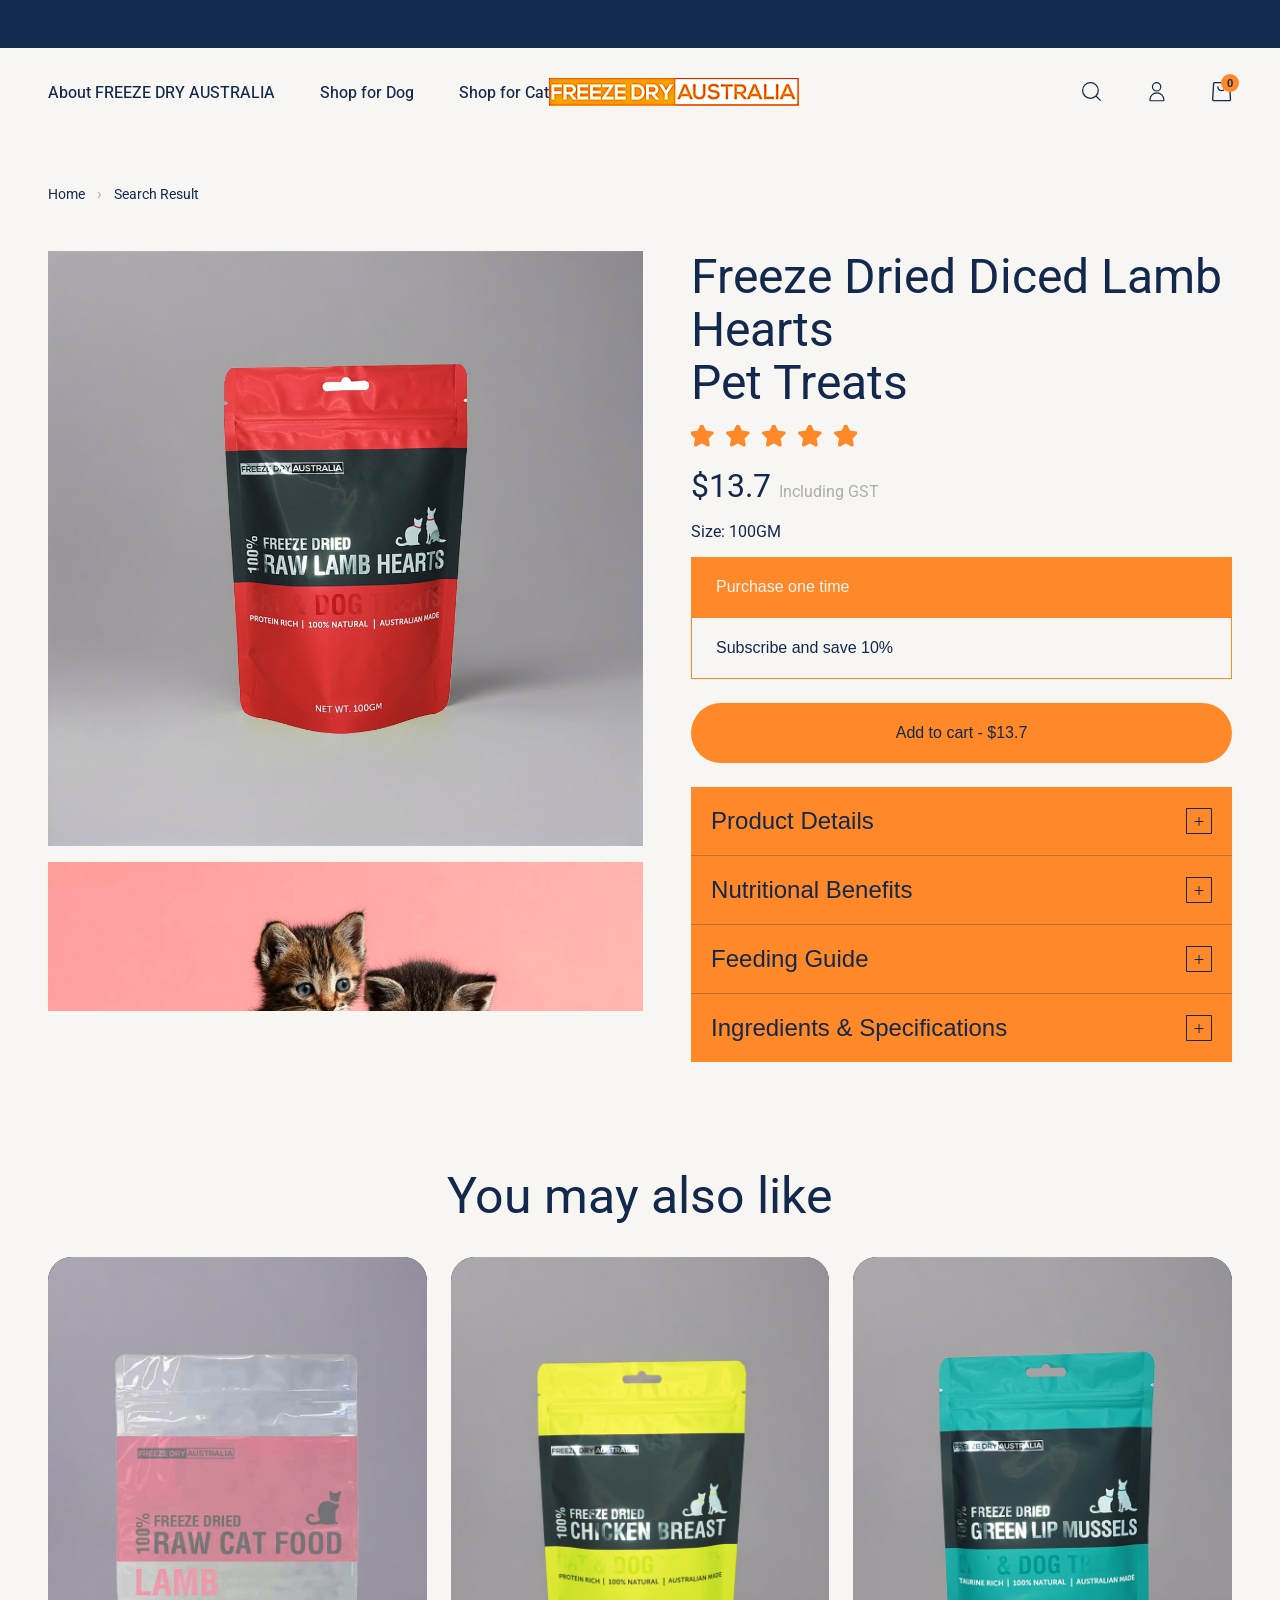
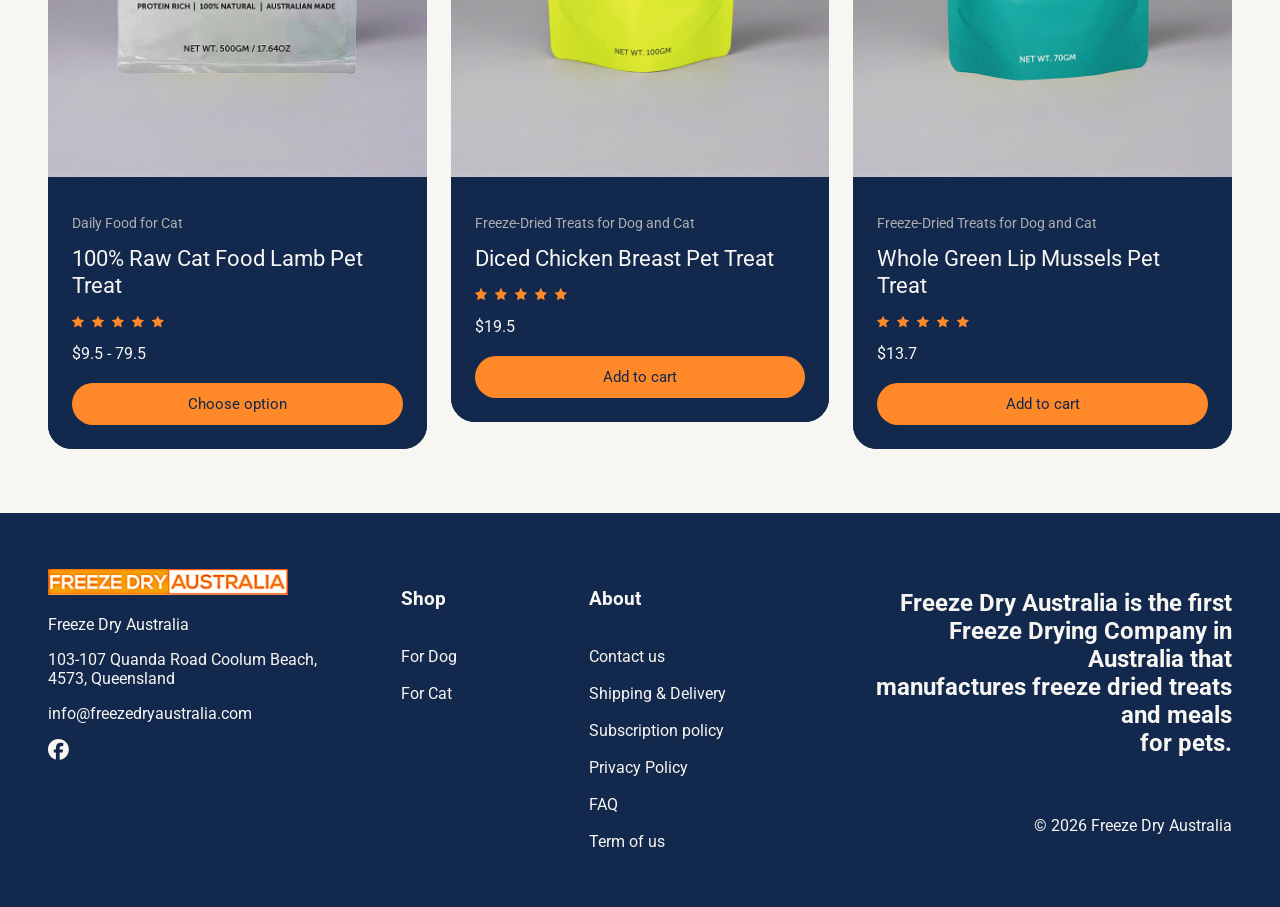
<file: lamb.html>
<!DOCTYPE html>
<html lang="en">
<head>
    <meta charset="UTF-8">
    <meta name="viewport" content="width=device-width, initial-scale=1.0">
    <title>Freezy homepage</title>
    <link rel="stylesheet" href="home.css">
    <link rel="preconnect" href="https://fonts.googleapis.com">
<link rel="preconnect" href="https://fonts.gstatic.com" crossorigin>
<link rel="preconnect" href="https://fonts.googleapis.com">
<link rel="preconnect" href="https://fonts.gstatic.com" crossorigin>
<link href="https://fonts.googleapis.com/css2?family=Inter:ital,opsz,wght@0,14..32,100..900;1,14..32,100..900&family=Josefin+Sans:ital,wght@0,100..700;1,100..700&family=Montserrat:ital,wght@0,100..900;1,100..900&family=Nunito+Sans:ital,opsz,wght@0,6..12,200..1000;1,6..12,200..1000&family=Playfair+Display:ital,wght@0,400..900;1,400..900&family=Roboto:ital,wght@0,100..900;1,100..900&display=swap" rel="stylesheet">
</head>

<body>
<!-- i will use Chinese intead some notes-->
     <!-- 这部分是用于顶部运动行-->
    <div class="top-bar">
      <span>FREE SHIPPING OVER $150</span>
      <span>100% NATURAL INGREDIENTS</span>
      <span>AUSTRALIAN MADE PET TREATS</span>
      </div>
    
    <!-- 这部分是用于防止logo等-->
    <header class=" header-on-top">
         <button class="hamburger-btn" aria-label="Open menu"><svg width="14" height="19" viewBox="0 0 14 19" fill="none" xmlns="http://www.w3.org/2000/svg">
<path d="M1.45833 9.49999H12.5417M1.45833 4.35416H12.5417M1.45833 14.6458H12.5417" stroke="#12284C" stroke-linecap="round" stroke-linejoin="round"/>
</svg></button>
        <nav class="nav-left">
          <a href="#">About FREEZE DRY AUSTRALIA</a>
          <a href="#">Shop for Dog</a>
          <a href="#">Shop for Cat</a></nav>
        <div class="logo">
          <a href="index.html"><img src="img\frezzylogo.svg" alt="logo-image"></a></div>
        
        <div class="nav-right">
          <a href="search.html">
          <svg width="16" height="16" viewBox="0 0 16 16" fill="none" xmlns="http://www.w3.org/2000/svg">
          <path d="M14.6667 14.6667L11.1667 11.1667M6.75 13C10.2017 13 13 10.2017 13 6.75C13 3.29822 10.2017 0.5 6.75 0.5C3.29822 0.5 0.5 3.29822 0.5 6.75C0.5 10.2017 3.29822 13 6.75 13Z" stroke="#12284C" stroke-linecap="round" stroke-linejoin="round"/>
          </svg>

          </a>
          <a href="#">
            <svg width="13" height="17" viewBox="0 0 13 17" fill="none" xmlns="http://www.w3.org/2000/svg">
<path d="M0.5 15.3258V15.1458C0.5 11.8667 3.15831 9.20833 6.4375 9.20833C9.71666 9.20833 12.375 11.8667 12.375 15.1458V15.3258C12.375 15.6636 12.1011 15.9375 11.7633 15.9375H1.11174C0.773885 15.9375 0.5 15.6636 0.5 15.3258Z" stroke="#12284C" stroke-linejoin="round"/>
<path d="M6.17361 7.625C8.14113 7.625 9.73611 6.03001 9.73611 4.0625C9.73611 2.09499 8.14113 0.5 6.17361 0.5C4.2061 0.5 2.61111 2.09499 2.61111 4.0625C2.61111 6.03001 4.2061 7.625 6.17361 7.625Z" stroke="#12284C" stroke-linejoin="round"/>
</svg>

          </a>  
          <a href="#" class="cart-link" onclick="openCart(event)"><svg width="15" height="15" viewBox="0 0 15 15" fill="none" xmlns="http://www.w3.org/2000/svg">
<path d="M9.95211 3.66667C9.95211 5.19696 8.71157 6.4375 7.18128 6.4375C5.65099 6.4375 4.41043 5.19696 4.41043 3.66667M1.19993 1.24518L0.501394 13.1202C0.474651 13.5749 0.836197 13.9583 1.2917 13.9583H13.0708C13.5263 13.9583 13.8879 13.5749 13.8611 13.1202L13.1626 1.24518C13.138 0.826737 12.7914 0.5 12.3723 0.5H1.99023C1.57106 0.5 1.22454 0.826737 1.19993 1.24518Z" stroke="#12284C" stroke-linecap="round" stroke-linejoin="round"/>
</svg><span id="cart-count">0</span>
</a></div>
        
    </header>


<main class="product-detail">

<div class="smalllink">
    <a href="index.html">Home</a>
    <span>›</span>
    <a href="resultpage.html">Search Result</a>
  </div>
  <!-- left scroll image area -->
  <div class="product-gallery">
    <img src="img\lamb.png" alt="Chicken Breast">
    <img src="img\shopcatfood.png" alt="Chicken Breast Detail">
    <img src="img\dogimage.jpg" alt="Chicken Breast Detail">
  </div>

  <!-- right product info -->
  <div class="product-info">

    <h1>Freeze Dried Diced Lamb Hearts<br>Pet Treats</h1>

     <div class="product-stars"><svg width="166" height="22" viewBox="0 0 83 11" fill="none" xmlns="http://www.w3.org/2000/svg">
<path d="M5.17037 0.154885C5.26928 -0.051631 5.56405 -0.0516256 5.66296 0.154885L7.09312 3.14062C7.13294 3.22375 7.21224 3.28115 7.30378 3.29318L10.5957 3.72545C10.8234 3.75536 10.9145 4.03528 10.7479 4.1929L8.34015 6.46977C8.27304 6.53326 8.2427 6.62626 8.25955 6.71694L8.8641 9.96916C8.90592 10.1943 8.66742 10.3672 8.4656 10.2581L5.54677 8.67994C5.46563 8.63606 5.3677 8.63606 5.28656 8.67994L2.36774 10.2581C2.16593 10.3672 1.92741 10.1943 1.96925 9.96916L2.57377 6.71694C2.59062 6.62626 2.56029 6.53326 2.49319 6.46977L0.085462 4.1929C-0.0812089 4.03528 0.0099266 3.75536 0.237643 3.72545L3.52953 3.29318C3.62111 3.28115 3.70038 3.22375 3.7402 3.14062L5.17037 0.154885Z" fill="#FF8929"/>
<path d="M23.1704 0.154885C23.2693 -0.051631 23.5641 -0.0516256 23.663 0.154885L25.0931 3.14062C25.1329 3.22375 25.2122 3.28115 25.3038 3.29318L28.5957 3.72545C28.8234 3.75536 28.9145 4.03528 28.7479 4.1929L26.3401 6.46978C26.273 6.53326 26.2427 6.62626 26.2595 6.71694L26.8641 9.96916C26.9059 10.1943 26.6674 10.3672 26.4656 10.2581L23.5468 8.67994C23.4656 8.63606 23.3677 8.63606 23.2866 8.67994L20.3677 10.2581C20.1659 10.3672 19.9274 10.1943 19.9693 9.96916L20.5738 6.71694C20.5906 6.62626 20.5603 6.53326 20.4932 6.46978L18.0855 4.1929C17.9188 4.03528 18.0099 3.75536 18.2376 3.72545L21.5295 3.29318C21.6211 3.28115 21.7004 3.22375 21.7402 3.14062L23.1704 0.154885Z" fill="#FF8929"/>
<path d="M41.1704 0.154885C41.2693 -0.051631 41.5641 -0.0516256 41.663 0.154885L43.0931 3.14062C43.1329 3.22375 43.2122 3.28115 43.3038 3.29318L46.5957 3.72545C46.8234 3.75536 46.9145 4.03528 46.7479 4.1929L44.3401 6.46978C44.273 6.53326 44.2427 6.62626 44.2595 6.71694L44.8641 9.96916C44.9059 10.1943 44.6674 10.3672 44.4656 10.2581L41.5468 8.67994C41.4656 8.63606 41.3677 8.63606 41.2866 8.67994L38.3677 10.2581C38.1659 10.3672 37.9274 10.1943 37.9693 9.96916L38.5738 6.71694C38.5906 6.62626 38.5603 6.53326 38.4932 6.46978L36.0855 4.1929C35.9188 4.03528 36.0099 3.75536 36.2376 3.72545L39.5295 3.29318C39.6211 3.28115 39.7004 3.22375 39.7402 3.14062L41.1704 0.154885Z" fill="#FF8929"/>
<path d="M59.1704 0.154885C59.2693 -0.051631 59.5641 -0.0516256 59.663 0.154885L61.0931 3.14062C61.1329 3.22375 61.2122 3.28115 61.3038 3.29318L64.5957 3.72545C64.8234 3.75536 64.9145 4.03528 64.7479 4.1929L62.3401 6.46978C62.273 6.53326 62.2427 6.62626 62.2595 6.71694L62.8641 9.96916C62.9059 10.1943 62.6674 10.3672 62.4656 10.2581L59.5468 8.67994C59.4656 8.63606 59.3677 8.63606 59.2866 8.67994L56.3677 10.2581C56.1659 10.3672 55.9274 10.1943 55.9693 9.96916L56.5738 6.71694C56.5906 6.62626 56.5603 6.53326 56.4932 6.46978L54.0855 4.1929C53.9188 4.03528 54.0099 3.75536 54.2376 3.72545L57.5295 3.29318C57.6211 3.28115 57.7004 3.22375 57.7402 3.14062L59.1704 0.154885Z" fill="#FF8929"/>
<path d="M77.1704 0.154885C77.2693 -0.051631 77.5641 -0.0516256 77.663 0.154885L79.0931 3.14062C79.1329 3.22375 79.2122 3.28115 79.3038 3.29318L82.5957 3.72545C82.8234 3.75536 82.9145 4.03528 82.7479 4.1929L80.3401 6.46978C80.273 6.53326 80.2427 6.62626 80.2596 6.71694L80.8641 9.96916C80.9059 10.1943 80.6674 10.3672 80.4656 10.2581L77.5468 8.67994C77.4656 8.63606 77.3677 8.63606 77.2866 8.67994L74.3677 10.2581C74.1659 10.3672 73.9274 10.1943 73.9693 9.96916L74.5738 6.71694C74.5906 6.62626 74.5603 6.53326 74.4932 6.46978L72.0855 4.1929C71.9188 4.03528 72.0099 3.75536 72.2376 3.72545L75.5295 3.29318C75.6211 3.28115 75.7004 3.22375 75.7402 3.14062L77.1704 0.154885Z" fill="#FF8929"/>
</svg>
</div>

    <p class="product-price">
  <span id="product-price">$13.7</span>
  <span class="gst-price">Including GST</span>
</p>

    <p class="product-size">Size: 100GM</p>

    <div class="purchase-type">
      <button class="purchase-active">Purchase one time</button>
      <button>Subscribe and save 10%</button>
    </div>

    <div class="product-buy"><button onclick="addProductPageToCart(this)"
      class="add-cart-btn"
      data-id="lamb-hearts"
      data-name="Diced Lamb Hearts Pet Treat"
      data-category="Freeze-Dried Treats for Dog and Cat"
      data-price="$13.7"
      data-image="img/lamb.png">Add to cart - $13.7</button>
    </div>

    <div class="accordion">

      <div class="accordion-item">
        <button class="accordion-header" onclick="toggleAccordion(this)">
          <span>Product Details</span>
       <svg width="26" height="26" viewBox="0 0 26 26" fill="none" xmlns="http://www.w3.org/2000/svg">
<path d="M8.94865 13.5217H17.0534M13.001 9.46935V17.5741M0.5 0.5H25.5V25.5H0.5V0.5Z" stroke="#FF8929" stroke-linecap="round"/>
</svg>


        </button>
        <div class="accordion-content">
          <p>Freeze Dry Australia’s Lamb Hearts are made from 100% Lamb Heartmaking them a lean, protein-rich treat. </p>
        </div>
      </div>

      <div class="accordion-item">
        <button class="accordion-header" onclick="toggleAccordion(this)">
          <span>Nutritional Benefits</span>
          <svg width="26" height="26" viewBox="0 0 26 26" fill="none" xmlns="http://www.w3.org/2000/svg">
<path d="M8.94865 13.5217H17.0534M13.001 9.46935V17.5741M0.5 0.5H25.5V25.5H0.5V0.5Z" stroke="#FF8929" stroke-linecap="round"/>
</svg>
        </button>
        <div class="accordion-content">
          <p>Lamb Hearts are a protein-rich, nutrient powerhouse, packed with essential vitamins and minerals such as Thiamine, Vitamin B6, Phosphorus and Copper, and a very good source of Protein, Riboflavin, Niacin, Vitamin B12, Pantothenic Acid, Iron and Selenium. </p>
        </div>
      </div>

      <div class="accordion-item">
        <button class="accordion-header" onclick="toggleAccordion(this)">
          <span>Feeding Guide</span>
          <svg width="26" height="26" viewBox="0 0 26 26" fill="none" xmlns="http://www.w3.org/2000/svg">
<path d="M8.94865 13.5217H17.0534M13.001 9.46935V17.5741M0.5 0.5H25.5V25.5H0.5V0.5Z" stroke="#FF8929" stroke-linecap="round"/>
</svg>
        </button>
        <div class="accordion-content">
          <p>Feed as a treat or reward alongside a complete and balanced diet. Treats are intended for intermittent or supplemental feeding only.

As with all treats, we recommend adjusting your cat’s main meal portions accordingly and monitoring overall intake.</p>
        </div>
      </div>

      <div class="accordion-item">
        <button class="accordion-header" onclick="toggleAccordion(this)">
          <span>Ingredients & Specifications</span>
          <svg width="26" height="26" viewBox="0 0 26 26" fill="none" xmlns="http://www.w3.org/2000/svg">
<path d="M8.94865 13.5217H17.0534M13.001 9.46935V17.5741M0.5 0.5H25.5V25.5H0.5V0.5Z" stroke="#FF8929" stroke-linecap="round"/>
</svg>
        </button>
        <div class="accordion-content">
          <p>Ingredients: 100% Lamb Heart. Weight: 0.1kg.</p>
        </div></div></div>
    </div></main>
  

    <section class="result-main cart-recommed-section" >
        <h1>You may also like</h1>
        <div class="result-grid">
             <article class="result-card" data-id="dog-daily-food">
        <a href="dogdaily.html" class="product-image-link"> <img src="img\catfood-daily.png" alt="Green Lip Mussels">
</a>
        <div class="result-card-info">
          <p class="category">Daily Food for Cat</p>
           <a href="dogdaily.html" class="product-title-link"><h2>100% Raw Cat Food Lamb Pet Treat</h2></a>
          <div class="stars"><img src="img\star.svg" alt="star"></div>
          <p class="price-result">$9.5 - 79.5</p>
         <a href="dogdaily.html" class="choose-option-btn">Choose option</a>
        </div>
      </article>
    <article class="result-card" data-id="chicken-breast">
      <a href="chickenB.html" class="product-image-link">
        <img src="img\chickenbreas.png" alt="Lamb Hearts"></a>
      <div class="result-card-info">
        <p class="category">Freeze-Dried Treats for Dog and Cat</p>
        <a href="chickenB.html" class="product-title-link">
          <h2>Diced Chicken Breast Pet Treat</h2></a>
        <div class="stars"><img src="img/star.svg" alt="star"></div>
        <p class="price-result">$19.5</p>
        <button onclick="addToCart(this)">Add to cart</button>
      </div>
    </article>

    <article class="result-card" data-id="green-lip-mussels"> 
      <a href="Green.html" class="product-image-link">
        <img src="img/musule.png" alt="Mussels"></a>
      <div class="result-card-info">
        <p class="category">Freeze-Dried Treats for Dog and Cat</p>
        <a href="Green.html" class="product-title-link">
          <h2>Whole Green Lip Mussels Pet Treat</h2></a>
        <div class="stars"><img src="img/star.svg" alt="star"></div>
        <p class="price-result">$13.7</p>
        <button onclick="addToCart(this)">Add to cart</button>
      </div>
    </article></div>
    </section>



<!-- 这部分是用于结尾-->
 <footer class="site-footer">
    <div class="footer-mobile-accordion accordion">

  <div class="accordion-item">
    <button class="accordion-header" onclick="toggleAccordion(this)">
      <span>Shop</span>
      <svg width="26" height="26" viewBox="0 0 26 26" fill="none" xmlns="http://www.w3.org/2000/svg">
<path d="M8.94865 13.5217H17.0534M13.001 9.46935V17.5741M0.5 0.5H25.5V25.5H0.5V0.5Z" stroke="#FF8929" stroke-linecap="round"/>
</svg>
    </button>

    <div class="accordion-content">
      <a href="#">For Dogs</a>
      <a href="#">For Cats</a>
      <a href="#">Subscribe & Save</a>
    </div>
  </div>

  <div class="accordion-item">
    <button class="accordion-header" onclick="toggleAccordion(this)">
      <span>About Freeze Dry Australia</span>
     <svg width="26" height="26" viewBox="0 0 26 26" fill="none" xmlns="http://www.w3.org/2000/svg">
<path d="M8.94865 13.5217H17.0534M13.001 9.46935V17.5741M0.5 0.5H25.5V25.5H0.5V0.5Z" stroke="#FF8929" stroke-linecap="round"/>
</svg>
    </button>

    <div class="accordion-content">
      <a href="#">Contact us</a>
      <a href="#">Shipping & Delivery</a>
      <a href="#">Subscription policy</a>
      <a href="#">Privacy Policy</a>
      <a href="#">FAQ</a>
      <a href="#">Term of us</a>
    </div>
  </div>

</div>

  <div class="footer">
    <img class="logo-footer"src="img\frezzylogo.svg" alt="Freeze Dry Australia logo">

    <p>Freeze Dry Australia</p>
    <p>103-107 Quanda Road Coolum Beach,<br>4573, Queensland</p>
    <p>info@freezedryaustralia.com</p>

    <a href="https://www.facebook.com/freezedryaustralia/" class="social-icon"><img src="img\facebook1.svg" alt="facebool"></a>
  </div>

  <div class="footer-links">
    <h3>Shop</h3>
    <a href="#">For Dog</a>
    <a href="#">For Cat</a>
  </div>
  <div class="footer-links">
    <h3>About</h3>
    <a href="#">Contact us</a>
    <a href="#">Shipping & Delivery</a>
    <a href="#">Subscription policy</a>
    <a href="#">Privacy Policy</a>
    <a href="#">FAQ</a>
    <a href="#">Term of us</a>
  </div>
    <div class="footer-message">
    <h2>
      Freeze Dry Australia is the first <br>Freeze Drying Company in Australia that<br>
      manufactures freeze dried treats and meals<br> for pets.
    </h2>

    <p>© 2026 Freeze Dry Australia</p>
  </div>
</footer>



      </main>

     

   <!-- 这部分是用于drawer-->
      <div class="cart-overlay" id="cartOverlay" onclick="closeCart()"></div>
      <aside class="cart-drawer" id="cartDrawer">

         <!-- top-->
        <div class="cart-drawer-head">
          <div class="drawer-group"><h2>Your Cart</h2>
        <span class="drawer-cart-count" id="drawer-cart-count">0</span></div>
        
        <button class="cart-close" onclick="closeCart()"><svg width="11" height="10" viewBox="0 0 11 10" fill="none" xmlns="http://www.w3.org/2000/svg">
<path d="M0.5 0.5L9.6695 9.44026M9.6695 0.5L0.5 9.44026" stroke="#12284C" stroke-linecap="round" stroke-linejoin="round"/>
</svg>
</button></div>

 <!-- shipping bar-->

<div class="drawer-shipping">
  <p class="shipping-message">Spend $150.00 more to reach free shipping!</p>

<div class="shipping-bar">
    <div class="shipping-progress"></div>
</div>
</div>
      <div id="drawer-cart-items"></div>
    
  <div class="side-cart-bottom">
    <div class="side-cart-total">
      <span>Estimated total</span>
      <strong>$18.25 AUD</strong>
    </div>

    <p class="shipping-note">Taxes and shipping calculated at checkout</p>
    <div class="drawer-buttons">
      <a href="viewcart.html" class="view-cart-btn">
        View Cart
      </a>
      <a href="checkout.html" class="checkout-btn">
        Check Out
      </a>
    </div>
  </div>
</aside>


<script src="free.js"></script>
</body>
</html>
</file>
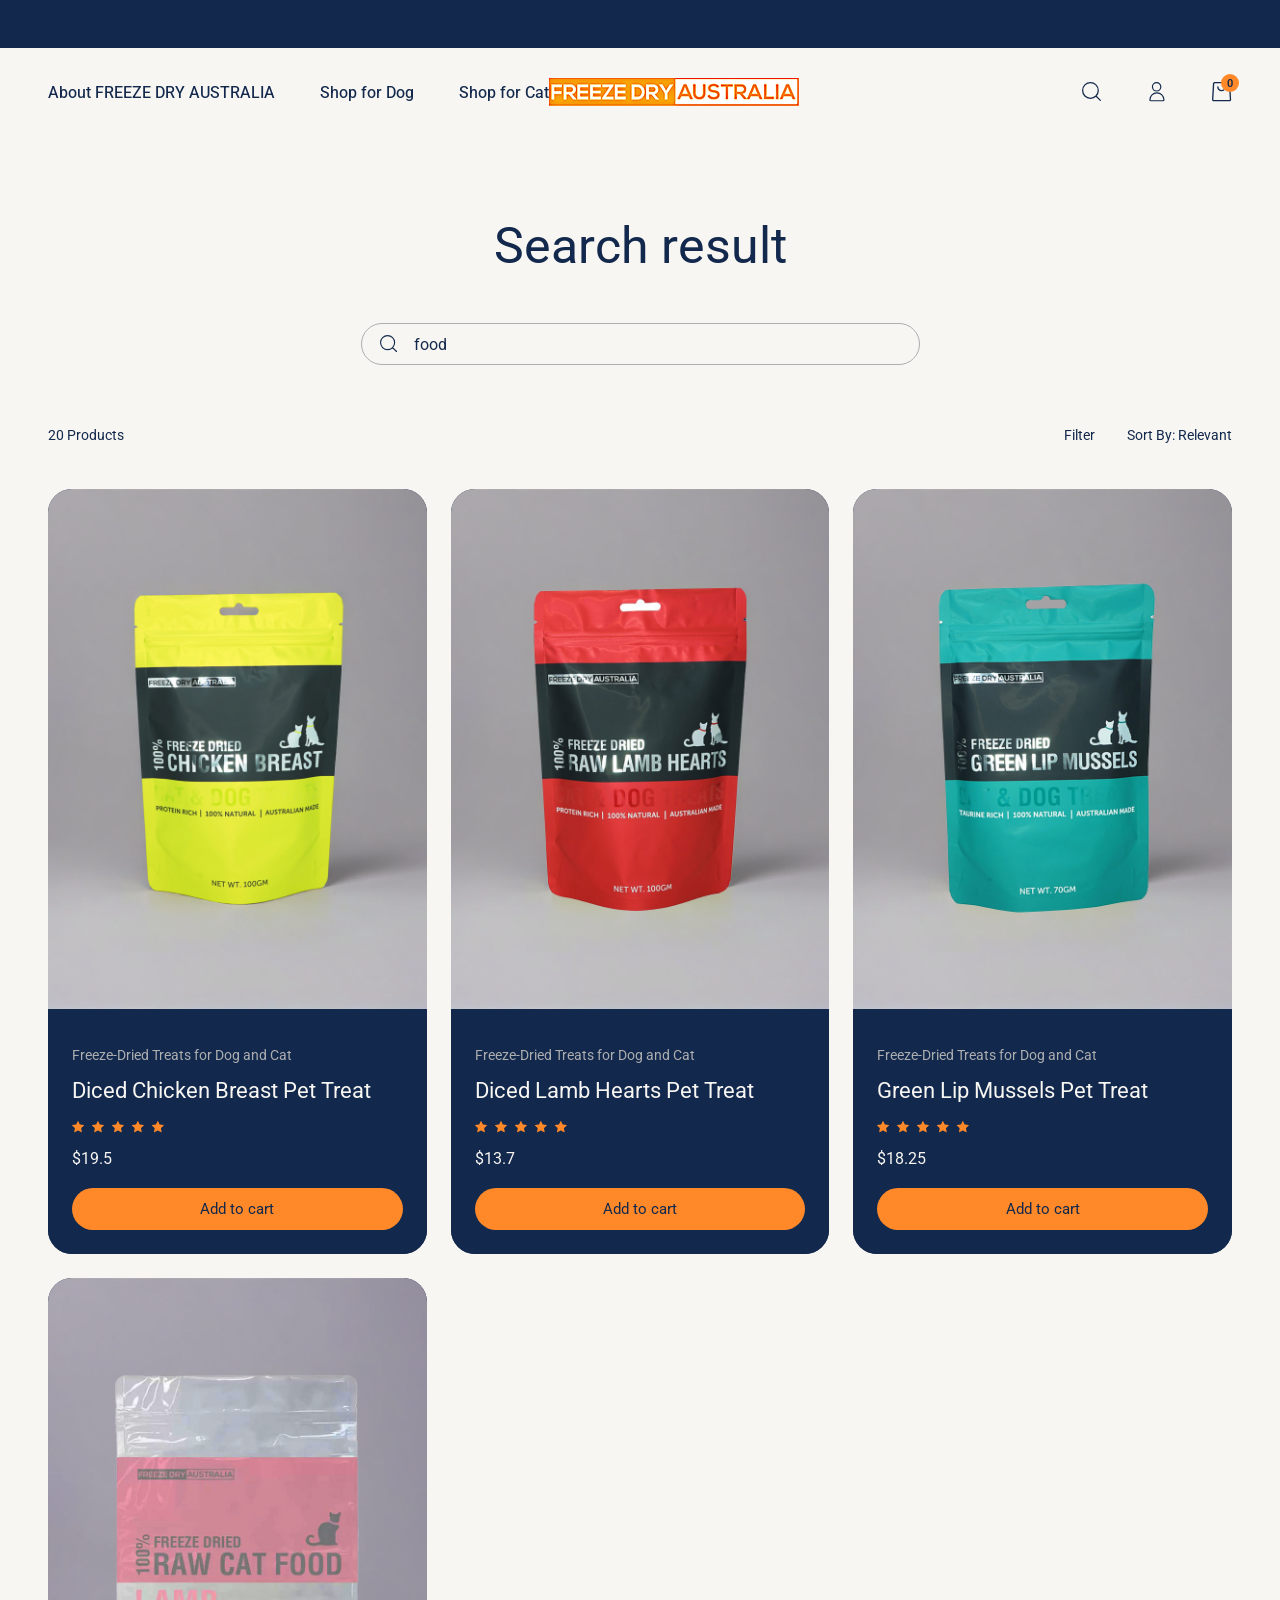
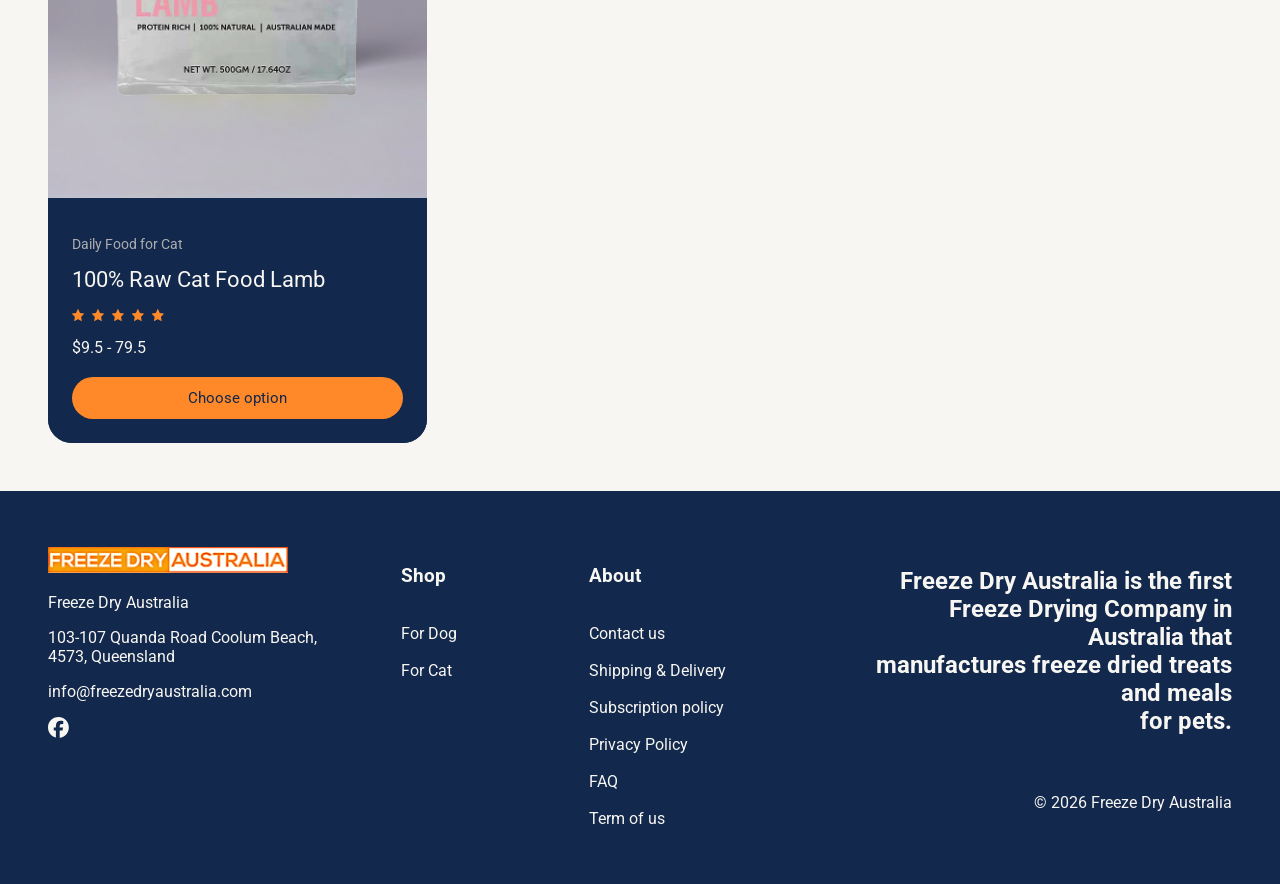
<file: resultpage.html>
<!DOCTYPE html>
<html lang="en">
<head>
    <meta charset="UTF-8">
    <meta name="viewport" content="width=device-width, initial-scale=1.0">
    <title>for result page</title>
    <link rel="stylesheet" href="home.css">
    <link rel="preconnect" href="https://fonts.googleapis.com">
<link rel="preconnect" href="https://fonts.gstatic.com" crossorigin>
<link rel="preconnect" href="https://fonts.googleapis.com">
<link rel="preconnect" href="https://fonts.gstatic.com" crossorigin>
<link href="https://fonts.googleapis.com/css2?family=Inter:ital,opsz,wght@0,14..32,100..900;1,14..32,100..900&family=Josefin+Sans:ital,wght@0,100..700;1,100..700&family=Montserrat:ital,wght@0,100..900;1,100..900&family=Nunito+Sans:ital,opsz,wght@0,6..12,200..1000;1,6..12,200..1000&family=Playfair+Display:ital,wght@0,400..900;1,400..900&family=Roboto:ital,wght@0,100..900;1,100..900&display=swap" rel="stylesheet">
</head>
<body>
    <!-- i will use Chinese intead some notes-->
     <!-- 这部分是用于顶部运动行-->
    <div class="top-bar">
      <span>FREE SHIPPING OVER $150</span>
      <span>100% NATURAL INGREDIENTS</span>
      <span>AUSTRALIAN MADE PET TREATS</span>
      </div>
    
    <!-- 这部分是用于防止logo等-->
    <header class=" header-on-top">
         <button class="hamburger-btn" aria-label="Open menu"><svg width="14" height="19" viewBox="0 0 14 19" fill="none" xmlns="http://www.w3.org/2000/svg">
<path d="M1.45833 9.49999H12.5417M1.45833 4.35416H12.5417M1.45833 14.6458H12.5417" stroke="#12284C" stroke-linecap="round" stroke-linejoin="round"/>
</svg></button>
        <nav class="nav-left">
          <a href="#">About FREEZE DRY AUSTRALIA</a>
          <a href="#">Shop for Dog</a>
          <a href="#">Shop for Cat</a></nav>
        <div class="logo">
          <a href="index.html"><img src="img\frezzylogo.svg" alt="logo-image"></a></div>
        
        <div class="nav-right">
          <a href="search.html">
          <svg width="16" height="16" viewBox="0 0 16 16" fill="none" xmlns="http://www.w3.org/2000/svg">
          <path d="M14.6667 14.6667L11.1667 11.1667M6.75 13C10.2017 13 13 10.2017 13 6.75C13 3.29822 10.2017 0.5 6.75 0.5C3.29822 0.5 0.5 3.29822 0.5 6.75C0.5 10.2017 3.29822 13 6.75 13Z" stroke="#12284C" stroke-linecap="round" stroke-linejoin="round"/>
          </svg>

          </a>
          <a href="#">
            <svg width="13" height="17" viewBox="0 0 13 17" fill="none" xmlns="http://www.w3.org/2000/svg">
<path d="M0.5 15.3258V15.1458C0.5 11.8667 3.15831 9.20833 6.4375 9.20833C9.71666 9.20833 12.375 11.8667 12.375 15.1458V15.3258C12.375 15.6636 12.1011 15.9375 11.7633 15.9375H1.11174C0.773885 15.9375 0.5 15.6636 0.5 15.3258Z" stroke="#12284C" stroke-linejoin="round"/>
<path d="M6.17361 7.625C8.14113 7.625 9.73611 6.03001 9.73611 4.0625C9.73611 2.09499 8.14113 0.5 6.17361 0.5C4.2061 0.5 2.61111 2.09499 2.61111 4.0625C2.61111 6.03001 4.2061 7.625 6.17361 7.625Z" stroke="#12284C" stroke-linejoin="round"/>
</svg>

          </a>  
           <a href="#" class="cart-link" onclick="openCart(event)"><svg width="15" height="15" viewBox="0 0 15 15" fill="none" xmlns="http://www.w3.org/2000/svg">
<path d="M9.95211 3.66667C9.95211 5.19696 8.71157 6.4375 7.18128 6.4375C5.65099 6.4375 4.41043 5.19696 4.41043 3.66667M1.19993 1.24518L0.501394 13.1202C0.474651 13.5749 0.836197 13.9583 1.2917 13.9583H13.0708C13.5263 13.9583 13.8879 13.5749 13.8611 13.1202L13.1626 1.24518C13.138 0.826737 12.7914 0.5 12.3723 0.5H1.99023C1.57106 0.5 1.22454 0.826737 1.19993 1.24518Z" stroke="#12284C" stroke-linecap="round" stroke-linejoin="round"/>
</svg><span id="cart-count">0</span>
</a></div>
        

    </header>

   <main class="result-main">
    <h1>Search result</h1>
    <div class="result-search-bar">
      <img src="img\search-icon.svg" alt="search">
      <input type="text" value="food">
    </div>

    <div class="result-quantity">
      <p>20 Products</p>
      <div class="result-filter">
        <span>Filter</span><span>Sort By: Relevant</span>
    </div></div>
      

    <div class="result-grid" >
        <article class="result-card" data-id="chicken-breast">
        <a href="chickenB.html" class="product-image-link">
        <img src="img\chickenbreas.png" alt="Chicken Breast"></a>
        
         <div class="result-card-info">
          <p class="category">Freeze-Dried Treats for Dog and Cat</p>
           <a href="chickenB.html" class="product-title-link"><h2>Diced Chicken Breast Pet Treat</h2></a>
          <div class="stars"><img src="img\star.svg" alt="star"></div>
          <p class="price-result">$19.5</p>
          <button onclick="addToCart(this)">Add to cart</button>
        </div>
      </article>

      <article class="result-card"  data-id="lamb-hearts">
         <a href="lamb.html" class="product-image-link"><img src="img\lamb.png" alt="Lamb Hearts">
</a>
        <div class="result-card-info">
          <p class="category">Freeze-Dried Treats for Dog and Cat</p>
           <a href="lamb.html" class="product-title-link"><h2>Diced Lamb Hearts Pet Treat</h2></a>
          <div class="stars"><img src="img\star.svg" alt="star"></div>
          <p class="price-result">$13.7</p>
          <button onclick="addToCart(this)">Add to cart</button>
        </div>
      </article>


    
      


      <article class="result-card" data-id="green-lip-mussels">
         <a href="Green.html" class="product-image-link"><img src="img\musule.png" alt="Lamb Hearts">
</a>
        <div class="result-card-info">
          <p class="category">Freeze-Dried Treats for Dog and Cat</p>
           <a href="Green.html" class="product-title-link"><h2> Green Lip Mussels Pet Treat</h2></a>
          <div class="stars"><img src="img\star.svg" alt="star"></div>
          <p class="price-result">$18.25</p>
          <button onclick="addToCart(this)">Add to cart</button>
        </div>
      </article>
      


       <article class="result-card" data-id="dog-food-daily">
        <a href="dogdaily.html" class="product-image-link"> <img src="img\catfood-daily.png" alt="Green Lip Mussels">
</a>
        <div class="result-card-info">
          <p class="category">Daily Food for Cat</p>
           <a href="dogdaily.html" class="product-title-link"><h2>100% Raw Cat Food Lamb </h2></a>
          <div class="stars"><img src="img\star.svg" alt="star"></div>
          <p class="price-result">$9.5 - 79.5</p>
          <a href="dogdaily.html" class="choose-option-btn">Choose option</a>
        </div>
      </article>

    


    </div>
   </main>








 <!-- 这部分是用于结尾-->
 <footer class="site-footer">
    <div class="footer-mobile-accordion accordion">

  <div class="accordion-item">
    <button class="accordion-header" onclick="toggleAccordion(this)">
      <span>Shop</span>
      <svg width="26" height="26" viewBox="0 0 26 26" fill="none" xmlns="http://www.w3.org/2000/svg">
<path d="M8.94865 13.5217H17.0534M13.001 9.46935V17.5741M0.5 0.5H25.5V25.5H0.5V0.5Z" stroke="#FF8929" stroke-linecap="round"/>
</svg>
    </button>

    <div class="accordion-content">
      <a href="#">For Dogs</a>
      <a href="#">For Cats</a>
      <a href="#">Subscribe & Save</a>
    </div>
  </div>

  <div class="accordion-item">
    <button class="accordion-header" onclick="toggleAccordion(this)">
      <span>About Freeze Dry Australia</span>
     <svg width="26" height="26" viewBox="0 0 26 26" fill="none" xmlns="http://www.w3.org/2000/svg">
<path d="M8.94865 13.5217H17.0534M13.001 9.46935V17.5741M0.5 0.5H25.5V25.5H0.5V0.5Z" stroke="#FF8929" stroke-linecap="round"/>
</svg>
    </button>

    <div class="accordion-content">
      <a href="#">Contact us</a>
      <a href="#">Shipping & Delivery</a>
      <a href="#">Subscription policy</a>
      <a href="#">Privacy Policy</a>
      <a href="#">FAQ</a>
      <a href="#">Term of us</a>
    </div>
  </div>

</div>

  <div class="footer">
    <img class="logo-footer"src="img\frezzylogo.svg" alt="Freeze Dry Australia logo">

    <p>Freeze Dry Australia</p>
    <p>103-107 Quanda Road Coolum Beach,<br>4573, Queensland</p>
    <p>info@freezedryaustralia.com</p>

    <a href="https://www.facebook.com/freezedryaustralia/" class="social-icon"><img src="img\facebook1.svg" alt="facebool"></a>
  </div>

  <div class="footer-links">
    <h3>Shop</h3>
    <a href="#">For Dog</a>
    <a href="#">For Cat</a>
  </div>
  <div class="footer-links">
    <h3>About</h3>
    <a href="#">Contact us</a>
    <a href="#">Shipping & Delivery</a>
    <a href="#">Subscription policy</a>
    <a href="#">Privacy Policy</a>
    <a href="#">FAQ</a>
    <a href="#">Term of us</a>
  </div>
    <div class="footer-message">
    <h2>
      Freeze Dry Australia is the first <br>Freeze Drying Company in Australia that<br>
      manufactures freeze dried treats and meals<br> for pets.
    </h2>

    <p>© 2026 Freeze Dry Australia</p>
  </div>
</footer>   

<!-- 这部分是用于drawer-->
      <div class="cart-overlay" id="cartOverlay" onclick="closeCart()"></div>
      <aside class="cart-drawer" id="cartDrawer">

         <!-- top-->
        <div class="cart-drawer-head">
          <div class="drawer-group"><h2>Your Cart</h2>
        <span class="drawer-cart-count" id="drawer-cart-count">0</span></div>
        
        <button class="cart-close" onclick="closeCart()"><svg width="11" height="10" viewBox="0 0 11 10" fill="none" xmlns="http://www.w3.org/2000/svg">
<path d="M0.5 0.5L9.6695 9.44026M9.6695 0.5L0.5 9.44026" stroke="#12284C" stroke-linecap="round" stroke-linejoin="round"/>
</svg>
</button></div>

 <!-- shipping bar-->

 <div class="drawer-shipping">
  <p class="shipping-message">Spend $150.00 more to reach free shipping!</p>

<div class="shipping-bar">
    <div class="shipping-progress"></div>
</div>
</div>
     <div id="drawer-cart-items"></div>
    
  <div class="side-cart-bottom">
    <div class="side-cart-total">
      <span>Estimated total</span>
      <strong>$18.25 AUD</strong>
    </div>

    <p class="shipping-note">Taxes and shipping calculated at checkout</p>
    <div class="drawer-buttons">
      <a href="viewcart.html" class="view-cart-btn">
        View Cart
      </a>
      <a href="checkout.html" class="checkout-btn">
        Check Out
      </a>
    </div>
  </div>
</aside>

    <script src="free.js"></script>
                 
</body>
</html>
</file>
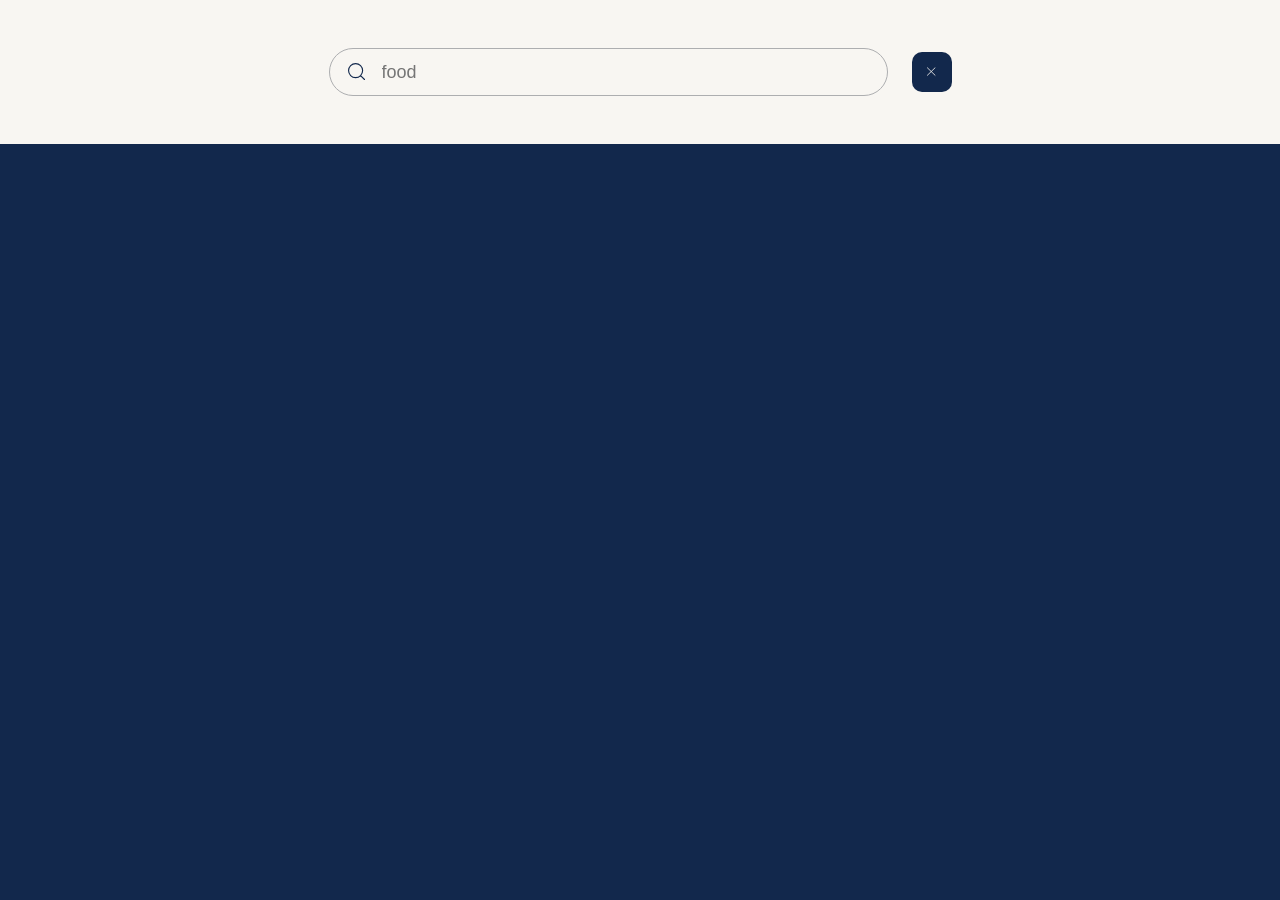
<file: search.html>
<!DOCTYPE html>
<html lang="en">
<head>
    <meta charset="UTF-8">
    <meta name="viewport" content="width=device-width, initial-scale=1.0">
    <title>searchpage</title>
    <link rel="stylesheet" href="home.css">
    <link rel="preconnect" href="https://fonts.googleapis.com">
<link rel="preconnect" href="https://fonts.gstatic.com" crossorigin>
<link rel="preconnect" href="https://fonts.googleapis.com">
<link rel="preconnect" href="https://fonts.gstatic.com" crossorigin>
<link href="https://fonts.googleapis.com/css2?family=Inter:ital,opsz,wght@0,14..32,100..900;1,14..32,100..900&family=Josefin+Sans:ital,wght@0,100..700;1,100..700&family=Montserrat:ital,wght@0,100..900;1,100..900&family=Nunito+Sans:ital,opsz,wght@0,6..12,200..1000;1,6..12,200..1000&family=Playfair+Display:ital,wght@0,400..900;1,400..900&family=Roboto:ital,wght@0,100..900;1,100..900&display=swap" rel="stylesheet">
</head>
<body>
 <section class="search-page">

  <!-- top search -->
  <div class="search-top">

    <div class="search-bar">
      <img src="img\search-icon.svg" alt="searchicon">
      <input type="text" id="search-input" placeholder="food">
    </div><a href="index.html"><button class="close-btn"><svg width="11" height="10" viewBox="0 0 11 10" fill="none" xmlns="http://www.w3.org/2000/svg">
<path d="M0.5 0.5L9.6695 9.44026M9.6695 0.5L0.5 9.44026" stroke="#F8F6F2" stroke-linecap="round" stroke-linejoin="round"/>
</svg>
</button></a></div>

    <!-- result area -->
  <div class="search-result-layout">
    <div class="products-area" id="products-show">
        <h2>Products</h2>

        <div class="product-search-grid">
    <!-- card1 -->
      <div class="search-card">
        <img src="img\chickenbreas.png" alt="product">
        <div class="search-card-info">
          <p class="categorys">Freeze-Dried Treats for Dog and Cat</p>
            <h3>Diced Chicken Breast Pet Treats</h3>
           <div class="stars"><img src="img\star.svg" alt="product"></div>
           <p class="prices">$19.5</p>
           <a href="chickenB.html" class="search-view-btn">View</a>
        </div></div>

    <!-- card2 -->
        <div class="search-card">
          <img src="img\lamb.png" alt="product">
          <div class="search-card-info">
             <p class="categorys">Freeze-Dried Treats for Dog and Cat</p>
            <h3>Diced Lamb Hearts Pet Treats</h3>
            <div class="stars"><img src="img/star.svg" alt="product"></div>
             <p class="prices">$13.7</p>
            <a href="lamb.html" class="search-view-btn">View</a>
          </div>
        </div>

     <!-- card3 -->
        <div class="search-card">
          <img src="img\musule.png" alt="product">
          <div class="search-card-info">
             <p class="categorys">Freeze-Dried Treats for Dog and Cat</p>
            <h3>Whole Green Lip Mussels Pet Treat</h3>
            <div class="stars"><img src="img/star.svg" alt="product"></div>
             <p class="prices">$18.25</p>
           <a href="Green.html" class="search-view-btn">View</a>
          </div>
        </div>

      <!-- card4 -->
        <div class="search-card">
          <img src="img\catfood-daily.png" alt="product">
          <div class="search-card-info">
             <p class="categorys">Daily Food for Dog and Cat</p>
            <h3>100% Raw Cat Food <br>Lamb</h3>
            <div class="stars"><img src="img/star.svg" alt="product"></div>
             <p class="prices">$9.5 - 79.5</p>
            <a href="dogdaily.html" class="search-view-btn">View</a>
          </div>
        </div></div>
      <a href="resultpage.html" class="view-all-btn">View all result</a></div>


      <!-- right -->
    <div class="search-suggestion">
        <h2>Suggestion</h2>
        <a href="#">Cat food</a>
        <a href="#">Dog food</a>
    </div></div>
</section>
  <script src="free.js"></script>
                 

</body>
</html>
</file>
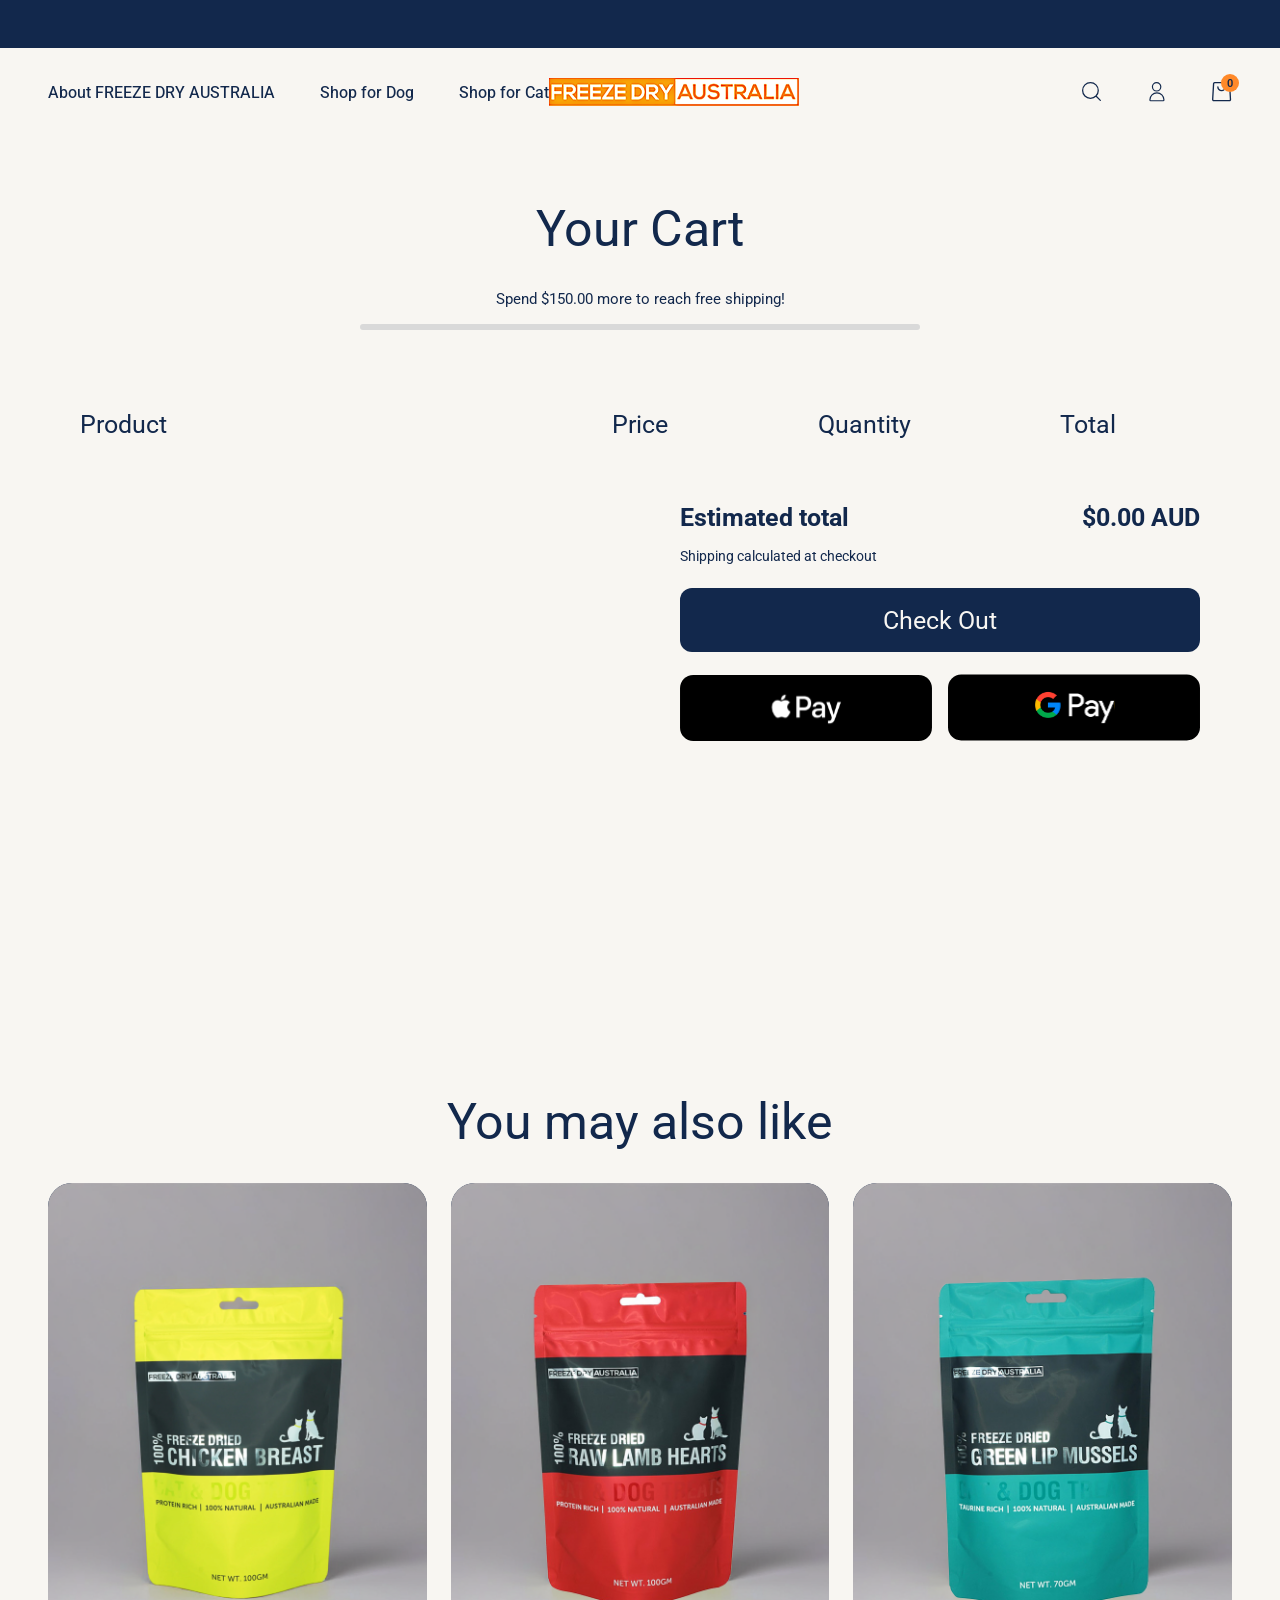
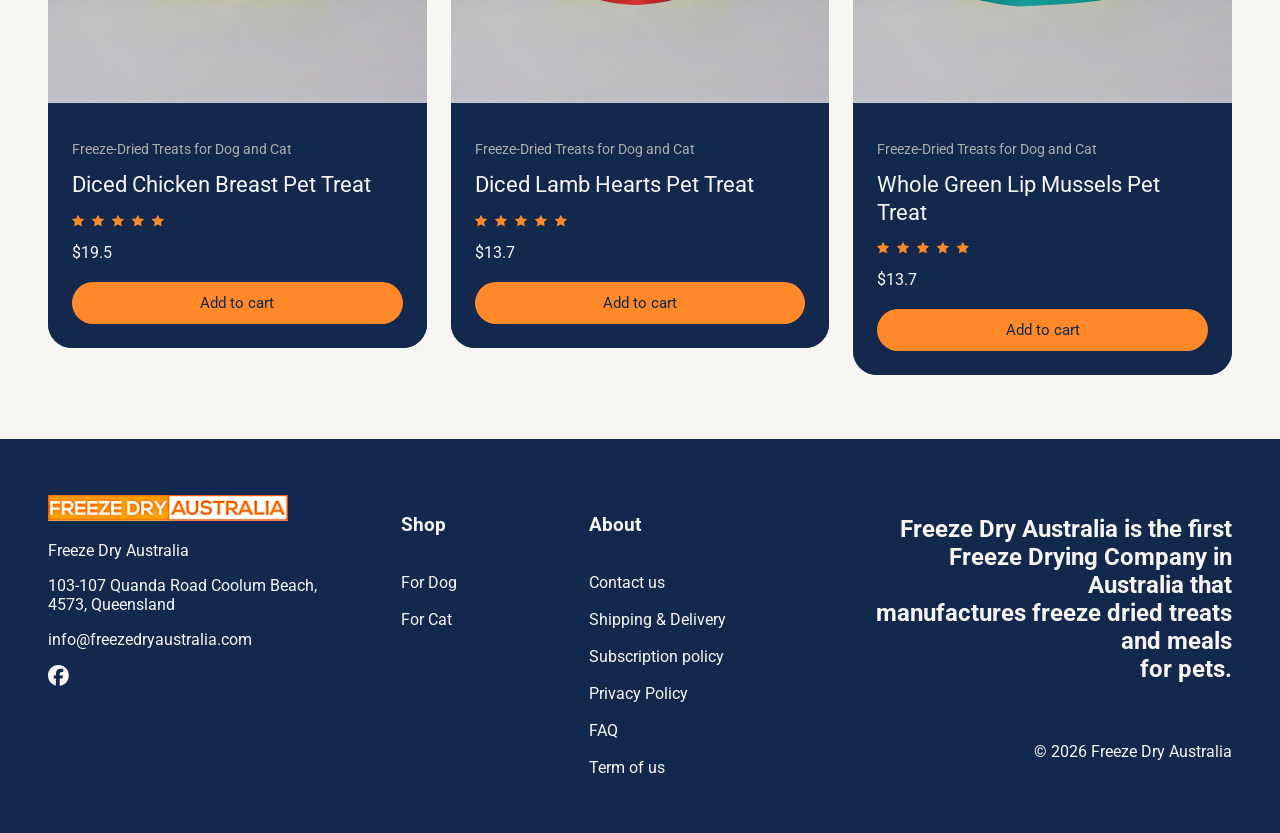
<file: viewcart.html>
<!DOCTYPE html>
<html lang="en">
<head>
    <meta charset="UTF-8">
    <meta name="viewport" content="width=device-width, initial-scale=1.0">
    <title>Freezy homepage</title>
    <link rel="stylesheet" href="home.css">
    <link rel="preconnect" href="https://fonts.googleapis.com">
<link rel="preconnect" href="https://fonts.gstatic.com" crossorigin>
<link rel="preconnect" href="https://fonts.googleapis.com">
<link rel="preconnect" href="https://fonts.gstatic.com" crossorigin>
<link href="https://fonts.googleapis.com/css2?family=Inter:ital,opsz,wght@0,14..32,100..900;1,14..32,100..900&family=Josefin+Sans:ital,wght@0,100..700;1,100..700&family=Montserrat:ital,wght@0,100..900;1,100..900&family=Nunito+Sans:ital,opsz,wght@0,6..12,200..1000;1,6..12,200..1000&family=Playfair+Display:ital,wght@0,400..900;1,400..900&family=Roboto:ital,wght@0,100..900;1,100..900&display=swap" rel="stylesheet">
</head>
<body>
    <!-- i will use Chinese intead some notes-->
     <!-- 这部分是用于顶部运动行-->
    <div class="top-bar">
      <span>FREE SHIPPING OVER $150</span>
      <span>100% NATURAL INGREDIENTS</span>
      <span>AUSTRALIAN MADE PET TREATS</span>
      </div>
    
    <!-- 这部分是用于防止logo等-->
    <header class=" header-on-top">
         <button class="hamburger-btn" aria-label="Open menu"><svg width="14" height="19" viewBox="0 0 14 19" fill="none" xmlns="http://www.w3.org/2000/svg">
<path d="M1.45833 9.49999H12.5417M1.45833 4.35416H12.5417M1.45833 14.6458H12.5417" stroke="#12284C" stroke-linecap="round" stroke-linejoin="round"/>
</svg></button>
        <nav class="nav-left">
          <a href="#">About FREEZE DRY AUSTRALIA</a>
          <a href="#">Shop for Dog</a>
          <a href="#">Shop for Cat</a></nav>
        <div class="logo">
          <a href="index.html"><img src="img\frezzylogo.svg" alt="logo-image"></a></div>
        
        <div class="nav-right">
          <a href="search.html">
          <svg width="16" height="16" viewBox="0 0 16 16" fill="none" xmlns="http://www.w3.org/2000/svg">
          <path d="M14.6667 14.6667L11.1667 11.1667M6.75 13C10.2017 13 13 10.2017 13 6.75C13 3.29822 10.2017 0.5 6.75 0.5C3.29822 0.5 0.5 3.29822 0.5 6.75C0.5 10.2017 3.29822 13 6.75 13Z" stroke="#12284C" stroke-linecap="round" stroke-linejoin="round"/>
          </svg>

          </a>
          <a href="#">
            <svg width="13" height="17" viewBox="0 0 13 17" fill="none" xmlns="http://www.w3.org/2000/svg">
<path d="M0.5 15.3258V15.1458C0.5 11.8667 3.15831 9.20833 6.4375 9.20833C9.71666 9.20833 12.375 11.8667 12.375 15.1458V15.3258C12.375 15.6636 12.1011 15.9375 11.7633 15.9375H1.11174C0.773885 15.9375 0.5 15.6636 0.5 15.3258Z" stroke="#12284C" stroke-linejoin="round"/>
<path d="M6.17361 7.625C8.14113 7.625 9.73611 6.03001 9.73611 4.0625C9.73611 2.09499 8.14113 0.5 6.17361 0.5C4.2061 0.5 2.61111 2.09499 2.61111 4.0625C2.61111 6.03001 4.2061 7.625 6.17361 7.625Z" stroke="#12284C" stroke-linejoin="round"/>
</svg>

          </a>  
          <a href="#" class="cart-link" onclick="openCart(event)"><svg width="15" height="15" viewBox="0 0 15 15" fill="none" xmlns="http://www.w3.org/2000/svg">
<path d="M9.95211 3.66667C9.95211 5.19696 8.71157 6.4375 7.18128 6.4375C5.65099 6.4375 4.41043 5.19696 4.41043 3.66667M1.19993 1.24518L0.501394 13.1202C0.474651 13.5749 0.836197 13.9583 1.2917 13.9583H13.0708C13.5263 13.9583 13.8879 13.5749 13.8611 13.1202L13.1626 1.24518C13.138 0.826737 12.7914 0.5 12.3723 0.5H1.99023C1.57106 0.5 1.22454 0.826737 1.19993 1.24518Z" stroke="#12284C" stroke-linecap="round" stroke-linejoin="round"/>
</svg><span id="cart-count">0</span>
</a></div>
        

    </header>

      <main class="cart-page">

    <h1>Your Cart</h1>
    
   <div class="cart-shipping">
  <p class="shipping-message">Spend $150.00 more to reach free shipping!</p>

  <div class="shipping-bar">
    <div class="shipping-progress"></div>
  </div>
</div>

    <div class="cart-table">

  <div class="cart-header">
    <span>Product</span>
    <span>Price</span>
    <span>Quantity</span>
    <span>Total</span>
  </div>

  <div id="cart-page-items"></div>

</div>

    <div class="cart-summary">
      <div class="cart-summary-row">
        <h2>Estimated total</h2>
        <strong>$18.25 AUD</strong>
      </div>

      <p>Shipping calculated at checkout</p>

      <a href="checkout.html" class="cart-checkout-btn">Check Out</a>

      <div class="pay-buttons">

  <button class="pay-btn">
    <img src="img\Group 28.svg" alt="Apple Pay">
  </button>

  <button class="pay-btn">
    <img src="img\Group 29.svg" alt="Google Pay">
  </button>

</div>

  </main>






<section class="result-main cart-recommed-section" >
    <h1>You may also like</h1>

    </div>

    <div class="result-grid">
        <article class="result-card" data-id="chicken-breast" >
        <a href="chickenB.html" class="product-image-link">
        <img src="img\chickenbreas.png" alt="Chicken Breast"></a>
        
         <div class="result-card-info">
          <p class="category">Freeze-Dried Treats for Dog and Cat</p>
           <a href="chickenB.html" class="product-title-link"><h2>Diced Chicken Breast Pet Treat</h2></a>
          <div class="stars"><img src="img\star.svg" alt="star"></div>
          <p class="price-result">$19.5</p>
          <button onclick="addToCart(this)">Add to cart</button>
        </div>
      </article>

      <article class="result-card"  data-id="lamb-hearts">
         <a href="chickenB.html" class="product-image-link"><img src="img\lamb.png" alt="Lamb Hearts">
</a>
        <div class="result-card-info">
          <p class="category">Freeze-Dried Treats for Dog and Cat</p>
           <a href="chickenB.html" class="product-title-link"><h2>Diced Lamb Hearts Pet Treat</h2></a>
          <div class="stars"><img src="img\star.svg" alt="star"></div>
          <p class="price-result">$13.7</p>
          <button onclick="addToCart(this)">Add to cart</button>
        </div>
      </article>


      <article class="result-card" data-id="green-lip-mussels">
         <a href="chickenB.html" class="product-image-link"><img src="img\musule.png" alt="Lamb Hearts">
</a>
        <div class="result-card-info">
          <p class="category">Freeze-Dried Treats for Dog and Cat</p>
           <a href="chickenB.html" class="product-title-link"><h2>Whole Green Lip Mussels Pet Treat</h2></a>
          <div class="stars"><img src="img\star.svg" alt="star"></div>
          <p class="price-result">$13.7</p>
          <button onclick="addToCart(this)">Add to cart</button>
        </div>
      </article>

    
    

    


    </div>
</section>
































    <!-- 这部分是用于结尾-->
 <footer class="site-footer">
      <div class="footer-mobile-accordion accordion">

  <div class="accordion-item">
    <button class="accordion-header" onclick="toggleAccordion(this)">
      <span>Shop</span>
      <svg width="26" height="26" viewBox="0 0 26 26" fill="none" xmlns="http://www.w3.org/2000/svg">
<path d="M8.94865 13.5217H17.0534M13.001 9.46935V17.5741M0.5 0.5H25.5V25.5H0.5V0.5Z" stroke="#FF8929" stroke-linecap="round"/>
</svg>
    </button>

    <div class="accordion-content">
      <a href="#">For Dogs</a>
      <a href="#">For Cats</a>
      <a href="#">Subscribe & Save</a>
    </div>
  </div>

  <div class="accordion-item">
    <button class="accordion-header" onclick="toggleAccordion(this)">
      <span>About Freeze Dry Australia</span>
     <svg width="26" height="26" viewBox="0 0 26 26" fill="none" xmlns="http://www.w3.org/2000/svg">
<path d="M8.94865 13.5217H17.0534M13.001 9.46935V17.5741M0.5 0.5H25.5V25.5H0.5V0.5Z" stroke="#FF8929" stroke-linecap="round"/>
</svg>
    </button>

    <div class="accordion-content">
      <a href="#">Contact us</a>
      <a href="#">Shipping & Delivery</a>
      <a href="#">Subscription policy</a>
      <a href="#">Privacy Policy</a>
      <a href="#">FAQ</a>
      <a href="#">Term of us</a>
    </div>
  </div>

</div>

  <div class="footer">
    <img class="logo-footer"src="img\frezzylogo.svg" alt="Freeze Dry Australia logo">

    <p>Freeze Dry Australia</p>
    <p>103-107 Quanda Road Coolum Beach,<br>4573, Queensland</p>
    <p>info@freezedryaustralia.com</p>

    <a href="https://www.facebook.com/freezedryaustralia/" class="social-icon"><img src="img\facebook1.svg" alt="facebool"></a>
  </div>

  <div class="footer-links">
    <h3>Shop</h3>
    <a href="#">For Dog</a>
    <a href="#">For Cat</a>
  </div>
  <div class="footer-links">
    <h3>About</h3>
    <a href="#">Contact us</a>
    <a href="#">Shipping & Delivery</a>
    <a href="#">Subscription policy</a>
    <a href="#">Privacy Policy</a>
    <a href="#">FAQ</a>
    <a href="#">Term of us</a>
  </div>
    <div class="footer-message">
    <h2>
      Freeze Dry Australia is the first <br>Freeze Drying Company in Australia that<br>
      manufactures freeze dried treats and meals<br> for pets.
    </h2>

    <p>© 2026 Freeze Dry Australia</p>
  </div>
</footer>



      </main>


   <!-- 这部分是用于drawer-->
      <div class="cart-overlay" id="cartOverlay" onclick="closeCart()"></div>
      <aside class="cart-drawer" id="cartDrawer">

         <!-- top-->
        <div class="cart-drawer-head">
          <div class="drawer-group"><h2>Your Cart</h2>
        <span class="drawer-cart-count" id="drawer-cart-count">0</span></div>
        
        <button class="cart-close" onclick="closeCart()"><svg width="11" height="10" viewBox="0 0 11 10" fill="none" xmlns="http://www.w3.org/2000/svg">
<path d="M0.5 0.5L9.6695 9.44026M9.6695 0.5L0.5 9.44026" stroke="#12284C" stroke-linecap="round" stroke-linejoin="round"/>
</svg>
</button></div>

 <!-- shipping bar-->

 <p class="shipping-message">Spend $150.00 more to reach free shipping!</p>

<div class="shipping-bar">
    <div class="shipping-progress"></div>
</div>
</div>
     <div id="drawer-cart-items"></div>
    
  <div class="side-cart-bottom">
    <div class="side-cart-total">
      <span>Estimated total</span>
      <strong>$18.25 AUD</strong>
    </div>

    <p class="shipping-note">Taxes and shipping calculated at checkout</p>
    <div class="drawer-buttons">
      <a href="viewcart.html" class="view-cart-btn">
        View Cart
      </a>
      <a href="checkout.html" class="checkout-btn">
        Check Out
      </a>
    </div>
  </div>
</aside>



  

    
      <script src="free.js"></script>
                 
</body>
</html>
</file>
<file: home.css>
html {
  font-size: 16px;
}

html,body {
    margin: 0;
    width: 100%;
    font-family: "Roboto", sans-serif;
     overflow-x: clip;
     background-color: #F8F6F2;
     color: #12284C;
   
}

a {
  color: inherit;
  text-decoration: none;
  transition: 0.3s;
}

a:hover {
  color: #FF8929;
}

svg path {
  
  stroke: currentColor;
}


/*addtocart*/
.cart-link {
  position: relative;
}

#cart-count {
  position: absolute;
  top: -8px;
  right: -7px;
  width: 18px;
  height: 18px;
  border-radius: 80%;
  background: #FF8929;
  color: #12284C;
  font-size: 11px;
  font-weight: 600;
  display: flex;
  justify-content: center;
  align-items: center;
}

.dogorcar-product-section,
.testimonial-section,
.why-section {
  margin-top: 4.375rem;
}


/*top bar*/
.top-bar {
  position: relative;
  height: 3rem;
  background:#12284C;
  overflow: hidden;
  display: flex;
  justify-content: center;
  align-items: center;
}

.top-bar span {
  position: absolute;
  color:#F8F6F2;
  font-size: 0.8125rem;
  font-weight: 350;
  opacity: 0;
  animation: textLoop 12s infinite;
}

.top-bar span:nth-child(1) {
  animation-delay: 0s;
}

.top-bar span:nth-child(2) {
  animation-delay: 4s;
}

.top-bar span:nth-child(3) {
  animation-delay: 8s;
}

@keyframes textLoop {

  0% {
    opacity: 0;
    transform: translatex(10px);
  }

  8% {
    opacity: 1;
    transform: translatex(0);
  }

  25% {
    opacity: 1;
  }

  33% {
    opacity: 0;
    transform: translatex(0);
  }

  100% {
    opacity: 0;
  }
}

/* nav bar */
.header-on-top {
  position: sticky;
  top: 0;
  width: 100%;
  height: 5.5rem;
  padding: 0 3rem;
  background: #F8F6F2;
  display: grid;
  grid-template-columns: 1fr auto 1fr;
  align-items: center;
  z-index: 1000;
}

* {
  box-sizing: border-box;
}

.nav-left {
  display: flex;
  gap: 2.8125rem;
  justify-content: flex-start;
}

.logo {
  display: flex;
  justify-content: center;
}

.logo img {
  width: 250px;
  height: auto;
  display: block;
}

.nav-right {
  display: flex;
  gap: 2.8125rem;
  justify-content: flex-end;
  align-items: center;
}

.nav-left a,.nav-right a {
  color: #12284C;
  text-decoration: none;
  font-weight: 450;
  white-space: nowrap;
}

.nav-right svg {
  width: 20px;
  height: 20px;
  display: block;}

  .nav-right svg path {
  transition: 0.3s;
}

.nav-right a:hover svg path {
  stroke: #FF8929;
}

/*hero*/
.hero {
  position: relative;
  height: 56.875rem;
  overflow: hidden;
  display: flex;
  align-items: center;
  padding: 0 3rem;
}
.hero img{
  position: absolute;
  top: 0;
  left: 0;
  width: 100%;
  height: 100%;
  object-fit: cover;
  z-index: 0;
}

.hero-overlay {
  position: absolute;
 background: rgba(255, 137, 41, 0.4);
  z-index: 1;
  inset: 0;
}
.hero-content {
  max-width: 620px;
  position: relative;
  z-index: 2;
  color:#12284C;
  display: flex;
  flex-direction: column;
  gap: 1.5rem;
}

.hero-sentence {
  font-size: 4rem;
  line-height: 1.05;
  font-weight: 700;
  font-family: "Playfair Display", serif;
}

.hero-discription {
  font-size: 1.25rem;
  line-height: 1.7;
  font-weight: 450;
}

.hero-sentence,
.hero-discription {
  margin: 0;
}

.hero-button {
  display: flex;
  gap: 1rem;
  margin-top: 0;

}

.shop-button {
  background:#F8F6F2;
  color:#12284C;
  padding: 1rem 2rem;
  border-radius: 5rem;
  text-decoration: none;
  font-weight: 450;
}

/* tab cat or dog product */
.dogorcar-product-section {
  padding: 0px 3rem;
}

.pet-tab {
  width: 560px;
  margin: 0 auto 3rem;
  display: flex;
  border-radius: 1.5rem;
  overflow: hidden;
}

.tab,.tab-active {
  flex: 1;
  border: none;
  padding: 1.5625rem;
  font-size: 1.875rem;
  background:#ADAEB0;
  color:#F8F6F2;
  cursor: pointer;
}

.tab-active {
  background:#12284C;
}

.product-grid {
  display: none;
  grid-template-columns: repeat(2, 1fr);
  gap: 2.25rem;
}

.product-grid.active {
  display: grid;
}

.Fordogorcat-product-card {
  position: relative;
  height: 550px;
  border-radius: 1.5rem;
  overflow: hidden;
}

.Fordogorcat-product-card img {
  width: 100%;
  height: 100%;
  object-fit: cover;
}

.Fordogorcat-product-card button {
  position: absolute;
  left: 50%;
  bottom: 2rem;
  transform: translateX(-50%);
  border: none;
  border-radius: 1.125rem;
  background:#F8F6F2;
  color:#12284C;
  padding: 1.125rem 3.5rem;
  font-size: 1.5625rem;
}



/* for testimonial */
.testimonial-section {
  padding: 0.625rem 3rem;
  margin-left: 3rem;
  margin-right: 3rem;
  background:#D9D9D9;
  border-radius: 1.5rem;
  text-align: center;
}

.testimonial-section h2 {
  font-size: 3.5rem;
  margin-bottom:  1.875rem;
}

.Testimonial-sen {
  max-width: 720px;
  margin: 0 auto 3.5rem;
  font-size: 1.375rem;
}

.testimonial-tabs {
  display: flex;
  justify-content: center;
  gap: 3rem;
  margin-bottom: 2.5rem;
}

.review-bn {
  width: 130px;
  padding: 0.875rem 0;
  border: none;
  border-radius: 5rem;
  background: #FF8929;
  cursor: pointer;
}

.review-bn.active {
  background:#12284C;
  color:#F8F6F2;
}

.review-display {
  display: grid;
  gap: 3rem;
  align-items: end;
  margin: 0 auto;
  padding: 3.75rem 0;
}



.main-review {
  position:relative;
  min-height: 430px;
  background:#12284C;
  color:#F8F6F2;
  border-radius: 1.25rem;
  padding: 15.625rem 3rem 3rem;
  display: flex;
  align-items:center;
  flex-direction: column;
  
}

.main-review img {
  position: absolute;
  top: -60px;
  left: 50%;
  transform: translateX(-50%);
  width: 250px;
  height: 250px;
  border-radius: 50%;
  object-fit: cover;
}

#review-name {

  font-weight: 600;

}

/*Why*/
.why-section {
  position: relative;
  height: 780px;
  overflow: hidden;
}

.why-bg {
  position: absolute;
  inset: 0;
  background-image: url("img/whychooseus.png");
  background-repeat: no-repeat;
  background-size: 120%;
  background-position: 10% 70%;
  filter: saturate(1.2) contrast(1.1);
}

.why-content {
  position: absolute;
  top: 50%;
  left: 3rem;
  transform: translateY(-50%);
  max-width: 620px;
  color:#F8F6F2;
}

.why-content h2 {
  font-size: 2.5rem;
  font-family: "Playfair Display", serif;
  font-weight: 500;
}

.why-content li {
  font-size: 1.375rem;
  line-height: 1.2;
}

/* footer */
.site-footer {
  background:#12284C;
  color:#F8F6F2;
  padding: 3.5rem 3rem;
  display: grid;
  grid-template-columns: 1.4fr 0.6fr 1fr 1.8fr;
  gap: 4rem;
}

.logo-footer {
  width: 240px;
}

.footer-links {
  display: flex;
  flex-direction: column;
  gap: 1.125rem;
}

.footer-links a {
  color:#F8F6F2;
  text-decoration: none;
}

.footer-message {
  display: flex;
  flex-direction: column;
  justify-content: space-between;
  align-items: flex-end;
  text-align: right;
}


/* search page */
.search-page {
  background: #12284C;
  min-height: 100vh;
}

/* top search */
.search-top {
  background:#F8F6F2;
  padding: 3rem 0;
  display: flex;
  justify-content: center;
  align-items: center;
  gap: 0.75rem;
}

.search-bar {
  width: 559px;
  height: 48px;
  background: #F8F6F2;
  border: 1px solid #ADAEB0;
  border-radius: 5rem;
  display: flex;
  align-items: center;
  padding-left: 1.125rem;
  padding-right: 0.0625rem;
}

.search-bar > img {
  width: 18px;
  height: 18px;
  margin-right: 0.875rem;
}

.search-bar input {
  flex: 1;
  border: none;
  outline: none;
  font-size: 1.125rem;
  color: #12284C;
  background: transparent;
}

.close-btn {
  width: 40px;
  height: 40px;
  border: none;
  background:#12284C;
  color:#F8F6F2;
  border-radius: 0.625rem;
  font-size: 1.25rem;
  cursor: pointer;
  margin-left: 0.75rem;
  display: flex;
  justify-content: center;
  align-items: center;

}

.close-btn svg {
  width:9.14px;
  height: 9.14px;
  display: block;
  
}

.close-btn path {
  transition:0.3s;
  stroke:#F8F6F2;
}


.close-btn:hover path {
  stroke:#FF8929;

}


/*main layout*/
.search-result-layout {
  display: grid;
  grid-template-columns: max-content 161px;
  gap: 4.5rem;
  padding: 3.75rem 3rem;
  align-items: start;
}

/* products area */
.products-area h2,.search-suggestion h2 {
  color: #F8F6F2;
  font-size: 1.875rem;
  font-weight: 500;
  margin: 0 0 2.25rem;
}

.product-search-grid {
  display: grid;
  grid-template-columns: repeat(2, 353px);
  gap: 2.25rem;
}

/* card */
.search-card {
  width: 353px;
  height: 161px;
  background: #F8F6F2;
  border-radius: 1.5rem;
  padding: 0.8125rem 1rem;
  display: flex;
  align-items: center;
  gap: 1rem;
}

.search-card > img {
  width: 129px;
  height: 135px;
  border-radius: 1.25rem;
  object-fit: cover;
  flex-shrink: 0;
}

.search-card-info {
  height: 135px;
  flex: 1;
  color: #12284C;
  display: flex;
  flex-direction: column;
  justify-content: center;
  gap: 0.375rem;
}

.categorys {
  color: #ADAEB0;
  font-size: 0.625rem;
  font-weight: 450;
 

}

.categorys,
.search-card-info h3,
.prices,
.stars {
  margin: 0;
}

.search-card-info h3 {
  min-height:2.25rem;
  color: #12284C;
  font-size: 0.9375rem;
  font-weight: 450;
}



.stars img {
  width: 82px;
  height: auto;
  display: block;
}

.prices {
  color: #12284C;
  font-size: 1rem;
  font-weight: 500;
  margin-top: auto;
}

.search-card-info button {
  width: fit-content;
  min-width: 4.5rem;
  height: 2rem;
  border: none;
  padding: 0 1rem;
  border-radius: 5rem;
  background: #FF8929;
  color: #F8F6F2;
  font-size: 0.75rem;
  font-weight: 500;
  cursor: pointer;
  margin-top: 0.5rem;
 transition: 0.3s;
 align-self: flex-start;
}

.search-card-info button:hover {
  color: #12284C;
}





/*suggestion*/
.search-suggestion {
  width: 161px;
  display: flex;
  flex-direction: column;
}

.search-suggestion a {
  color: #F8F6F2;
  text-decoration: none;
  font-size: 0.9375rem;
  margin-bottom: 1.5rem;
}

.view-all-btn {
  width: 353px;
  height: 42px;
  display: flex;
  justify-content: center;
  align-items: center;
  border-radius: 1.5rem;
  background: #FF8929;
  color: #F8F6F2;
  text-decoration: none;
  font-size: 0.9375rem;
  font-weight: 450;
  transition: 0.3s;
  margin-top: 4.5rem;
}
.view-all-btn:hover {
  color: #12284C;
}


.products-area,.search-suggestion {
  display: none;
}


/*result */
.result-main {
  padding: 3rem;
  background: #F8F6F2;
  min-height: 100vh;
}

.result-main h1 {
  text-align: center;
  font-size: 3.1rem;
  color: #12284C;
  margin-bottom: 3rem;
  font-family: "Roboto", sans-serif;
  font-weight: 400;
}


.cart-recommed-section {
  min-height: auto;
  padding-top: 1rem;
  padding-bottom: 4rem;
}

.cart-recommed-section h1{
  margin-bottom: 2rem;
}

.result-search-bar {
  width: 559px;
  height: 42px;
  margin: 0 auto 3rem;
  border: 1px solid #ADAEB0;
  border-radius: 5rem;
  display: flex;
  align-items: center;
  padding: 0 1.125rem;
  background: #F8F6F2;
}

.result-search-bar img {
  width: 18px;
  height: 18px;
  margin-right: 0.875rem;
}

.result-search-bar input {
  flex: 1;
  border: none;
  outline: none;
  background: transparent;
  color: #12284C;
  font-size: 1rem;
  font-family: "Roboto", sans-serif;
}

/* quantityandfilter */

.result-quantity {
  margin-bottom: 2rem;
  display: flex;
  justify-content: space-between;
  align-items: center;
}

.result-quantity p {
  font-size: 0.875rem;
  color: #12284C;
}

.result-filter {
  display: flex;
  gap: 2rem;
}

.result-filter span {
  font-size: 0.875rem;
  color: #12284C;
  cursor: pointer;
}


/*grid */
.result-grid {
  display: grid;
  grid-template-columns: repeat(3, 1fr);
  gap: 1.5rem;
  align-items: start;
}

.result-card {
  background: #12284C;
  border-radius: 1.5rem;
  overflow: hidden;
}

.result-card img {
  width: 100%;
  height: 520px;
  object-fit: cover;
  display: block;
}


.result-card-info {
  background: #12284C;
  padding: 1.5rem;
  color: #F8F6F2;
  min-height: 15rem;
}

.category {
  font-size: 0.875rem;
  margin-bottom: 0.875rem;
  color: #ADAEB0;
  font-family: "Roboto", sans-serif;
}

.result-card-info h2 {
  font-size: 1.375rem;
  line-height: 1.25;
  margin:0 0 1rem;
  font-weight: 400;
  font-family: "Roboto", sans-serif;
}

.stars {
  margin: 0 0 1rem;
}

.stars img {
  width: 92px;
  height: auto;
}

.price-result {
  font-size: 1rem;
  margin:0 0 1.25rem;
  font-family: "Roboto", sans-serif;
}

.result-card-info button,
.result-card-info .choose-option-btn{
  width: 100%;
  height: 42px;
  border: none;
  border-radius: 5rem;
  background: #FF8929;
  color: #12284C;
  font-size: 0.9375rem;
  font-family: "Roboto", sans-serif;
  cursor: pointer;
  transition: 0.3s;
  display: flex;
  justify-content: center;
  align-items: center;
  text-decoration: none;
}

.result-card-info button:hover,
.result-card-info .choose-option-btn:hover{
  color: #F8F6F2;
}



.product-image-link,
.product-title-link {
  text-decoration: none;
}

.product-title-link {
  text-decoration: none;
  color:#F8F6F2;
  transition: 0.3s;
}
.product-title-link:hover {
  color: #FF8929;
}

.product-image-link img {
  display: block;
}




/*drawer*/

.cart-overlay {
  position: fixed;
  inset: 0;
  background: rgba(18, 40, 76, 0.4);
  opacity: 0;
  visibility: hidden;
  transition: 0.3s;
  z-index: 2000;
}

.cart-drawer {
  position: fixed;
  top: 0;
  right: -500px;
  width: 500px;
  height: 100vh;
  background: #F8F6F2;
  z-index: 2001;
  padding: 3rem 3rem 0;
  overflow: hidden;
  transition: 0.3s;
  display: flex;
  flex-direction: column;
}

#drawer-cart-items {
  flex: 1;
  overflow-y: auto;
  padding-bottom: 1.5rem;
}

.cart-drawer.active {
  right: 0;
}

.cart-overlay.active {
  opacity: 1;
  visibility: visible;
}

.cart-drawer-head{
width: 100%;
  display: flex;
  justify-content:space-between;
  align-items: center;
}

.drawer-group{
  display: flex;
  align-items: center;
  gap: 0.75rem;
}
.cart-close {
  width: 40px;
  height: 40px;
  padding: 0;
  border: none;
  background: none;
  display: flex;
  justify-content: center;
  align-items: center;
  cursor: pointer;
}

.cart-drawer-head h2{
  margin: 0;
  line-height: 1;
  }

.cart-close svg{
  width: 20px;
  height: 20px;
}

.cart-close path {
  transition: 0.3s;
}

.cart-close:hover path {
  stroke: #FF8929;
}






.drawer-shipping {
  margin-top: 2rem;
  margin-bottom: 0.75rem;
  
}

.drawer-shipping p {
  margin: 0 0 0.75rem;
  font-size: 0.9375rem;
  color: #12284C;
}

.shipping-bar {
  width: 100%;
  height: 6px;
  border-radius: 5rem;
  background:#D9D9D9;
  overflow: hidden;
}

.shipping-progress {
  width: 10%;
  height: 100%;
  background: #12284C;
}

/* cart item*/
.side-cart-item {
  display: flex;
  gap: 1.5rem;
  margin-bottom: 3rem;
  margin-top: 3rem;
}

.side-cart-item img {
  width: auto;
  height: 200px;
  border-radius: 1.5rem;
  object-fit: cover;
}

.side-cart-sentence {
  flex:1;
}


.side-cart-info {
  display: flex;
  justify-content: space-between;
  gap: 1.5rem;
}

.side-cart-category {
  margin: 0 0 0.5rem;
  color:#ADAEB0;
  font-size: 0.625rem;
}

.side-cart-info h3 {
  margin: 0 0 0.75rem;
  font-size: 1.125rem;
  font-weight: 400;
  line-height: 1.3;
  color: #12284C;
}

.side-cart-info p:last-child {
  margin: 0;
  font-size: 1.125rem;
  font-weight: 500;
  color: #12284C;
}

/* remove */

.remove-items {
  border: none;
  background: none;
  padding: 0;
  cursor: pointer;
}

.remove-items svg {
  width: 14px;
  height: 14px;
}

.remove-items path {
  stroke: #12284C;
  transition: 0.3s;
}

.remove-items:hover path {
  stroke: #FF8929;
}

/* quantity */
.quantity-item {
  margin-top: 1.5rem;
  width: 130px;
  height: 42px;
  border: 1px solid #ADAEB0;
  border-radius: 1.5rem;
  display: flex;
  justify-content: space-between;
  align-items: center;
  overflow: hidden;
}

.quantity-item button {
  width: 50px;
  height: 100%;
  border: none;
  background: none;
  color: #12284C;
  font-size: 1.25rem;
  cursor: pointer;
}

.quantity-item span {
  color: #12284C;
  font-size: 0.9375rem;
}

/* bottom */

.side-cart-bottom {
  flex-shrink: 0;
  background: #F8F6F2;
  padding: 1.5rem 0 3rem;
}

.side-cart-total {
  display: flex;
  justify-content: space-between;
  align-items: center;
  margin-bottom: 0.75rem;
}

.side-cart-total span {
  font-size: 1.375rem;
  font-weight: 500;
  color: #12284C;
}

.side-cart-total strong {
  font-size: 1.375rem;
  color: #12284C;
}

.shipping-note {
  margin: 0 0 1.5rem;
  font-size: 0.9375rem;
  color:#12284C;
}

/* buttons */

.drawer-buttons {
  display: grid;
  grid-template-columns: 1fr 1fr;
  gap: 0.75rem;
}

.view-cart-btn {
  height: 3.375rem;
  border: 1px solid #12284C;
  border-radius: 5rem;
  display: flex;
  justify-content: center;
  align-items: center;
  color: #12284C;
  transition: 0.3s;
}

.view-cart-btn:hover {
  background: #12284C;
  color: #F8F6F2;
}

.checkout-btn {
  height: 3.375rem;
  border-radius: 5rem;
  background: #12284C;
  color: #F8F6F2;
  display: flex;
  justify-content: center;
  align-items: center;
  transition: 0.3s;
}

.checkout-btn:hover {
  background: #FF8929;
  color: #12284C;}



 .drawer-cart-count {
  width: 2rem;
  height: 2rem;
  border-radius: 5rem;
  background:#FF8929;
  color: #12284C;
  font-size: 0.9375rem;
  font-weight: 600;
  display: flex;
  justify-content: center;
  align-items: center;
 }

 
 .cart-page {
  min-height: 100vh;
  padding: 4rem 5rem 7rem;
  background: #F8F6F2;
  color: #12284C;
}

.cart-page h1 {
  text-align: center;
  font-size: 3.125rem;
  font-weight: 400;
  margin: 0 0 2rem;
}

.cart-shipping {
  width: 560px;
  margin: 0 auto 5rem;
  text-align: center;
}

.cart-shipping p {
  font-size: 0.9375rem;
  margin: 0 0 1rem;
}

.cart-table {
  width: 100%;
}

.cart-header {
  display: grid;
  grid-template-columns: 2fr 1fr 1fr 1fr;
  align-items: center;
  margin-bottom: 2rem;
}

.cart-header span {
  font-size: 1.5625rem;
  font-weight: 400;
  text-align: center;
}

.cart-header span:first-child {
  text-align: left;
}

.cart-header span:nth-child(2),
.cart-header span:nth-child(3),
.cart-header span:nth-child(4) {
  text-align: center;
}

.cart-row .quantity-item {
  justify-self: center;
  margin: 0;
}

.cart-row {
  display: grid;
  grid-template-columns: 2fr 1fr 1fr 1fr;
  align-items: center;
  min-height: 220px;
  align-items: center;
}

.cart-product {
  display: flex;
  align-items: center;
  gap: 1rem;
}


.cart-product img {
  width: 120px;
  height: 150px;
  border-radius: 1.5rem;
  object-fit: cover;
}

.cart-category {
  color: #ADAEB0;
  font-size: 0.75rem;
  margin: 0 0 0.75rem;
}

.cart-product h3 {
  font-size: 1.25rem;
  font-weight: 500;
  line-height: 1.3;
}

.cart-price,
.cart-total {
  justify-self: center;
  text-align: center;
}



.cart-summary {
  width: 520px;
  margin-left: auto;
  margin-top: 4rem;
}

.cart-summary-row {
  display: flex;
  justify-content: space-between;
  align-items: center;
}

.cart-summary h2 {
  font-size: 1.5625rem;
  margin: 0;
}

.cart-summary strong {
  font-size: 1.5625rem;
}

.cart-summary p {
  font-size: 0.875rem;
  margin: 1rem 0 1.5rem;
}

.cart-checkout-btn {
  width: 100%;
  height: 64px;
  border-radius: 0.75rem;
  background: #12284C;
  color: #F8F6F2;
  display: flex;
  justify-content: center;
  align-items: center;
  font-size: 1.5625rem;
  margin-bottom: 1rem;
}

.cart-checkout-btn:hover {
  background: #FF8929;
  color: #12284C;
}



.pay-buttons {
  display: grid;
  grid-template-columns: 1fr 1fr;
  gap: 1rem;
}

.pay-btn {
  border: none;
  background: none;
  padding: 0;
  cursor: pointer;
}

.pay-btn img {
  width: 100%;
  height: auto;
  display: block;
}


.checkout-page {
  min-height: 100vh;
  background: #F8F6F2;
  position: relative;
  padding: 3rem;
}

.checkout-logo {
  position: absolute;
  top: 3rem;
  left: 25%;
}

.checkout-logo img {
  width: 250px;
  display: block;
}

.checkout-cart-icon {
  position: absolute;
  top: 3rem;
  right: 20%;
  display: flex;
  align-items: center;
  gap: 0.4rem;
}


.checkout-cart-icon #cart-count{
  font-size:1rem; 
  font-weight:600;
  min-width:24px;
  height:24px;
  display:flex;
  align-items:center;
  justify-content:center;
  border-radius:999px;
}

.checkout-form {
  width: 560px;
  margin: 6rem auto 0;
}

.checkout-form h1,
.checkout-form h2 {
  color: #12284C;
  font-size: 1.75rem;
  margin: 0 0 1.25rem;
}

.checkout-form h2 {
  margin-top: 3rem;
}

.checkout-input {
  height: 58px;
  border: 1.5px solid #12284C;
  border-radius: 0.75rem;
  padding: 0.625rem 1rem;
  margin-bottom: 1rem;
  display: flex;
  flex-direction: column;
  justify-content: center;
}

.field-label {
  color: #ADAEB0;
  font-size: 0.75rem;
  font-weight: 600;
  margin-bottom: 0.25rem;
}

.checkout-input input {
  border: none;
  outline: none;
  background: transparent;
  color: #12284C;
  font-size: 0.875rem;
  font-weight: 600;
  padding: 0;
}

.shipping-option {
  width: 100%;
  height: 58px;
  border: 1.5px solid #12284C;
  border-radius: 0.75rem;
  margin-bottom: 0.75rem;
  padding: 0 3rem;
  background: transparent;
  display: flex;
  align-items: center;
  justify-content: space-between;
  color: #12284C;
  font-size: 0.9375rem;
  font-weight: 500;
  cursor: pointer;
}

.shipping-option.active {
  background: #FF8929;
  border-color: #FF8929;
  color: #F8F6F2;
}

.pay-now-btn {
  width: 470px;
  height: 60px;
  margin: 3.5rem auto 0;
  border-radius: 0.75rem;
  background: #12284C;
  color: #F8F6F2;
  display: flex;
  justify-content: center;
  align-items: center;
  font-size: 1.375rem;
}

.pay-now-btn:hover {
  background: #FF8929;
  color: #12284C;
}


.checkout-total {
  margin-top: 3.5rem;
}

.checkout-total-row{
  display:flex;
  justify-content:space-between;
  align-items:center;
}

.checkout-total h3 {
  font-size: 1rem;
  font-weight: 400;
  color: #12284C;
  margin-bottom: 0.5rem;
}

.checkout-total strong {
  display: block;
  font-size: 2rem;
  font-weight: 600;
  color: #12284C;
  margin-bottom: 3.5rem;
}

.checkout-total p {
  font-size: 1.125rem;
  color: #ADAEB0;
}

.checkout-total-row h2,
.checkout-total-row strong{
  margin:0;
}
  
  .order-overlay {
  position: fixed;
  inset: 0;
  background: rgba(18, 40, 76, 0.5);
  backdrop-filter: blur(1px);
  display: none;
  justify-content: center;
  align-items: center;
  z-index: 3000;
}

.order-overlay.active {
  display: flex;
}

.order-popup {
  text-align: center;
  color: #F8F6F2;
}

.order-popup h1 {
  font-family: "Playfair Display", serif;
  font-size: 3rem;
  line-height: 1.2;
  font-weight: 400;
  margin-bottom: 2rem;
}

.order-popup button {
  width: 300px;
  height: 48px;
  border: none;
  border-radius: 1.5rem;
  background: #FF8929;
  color: #F8F6F2;
  font-size: 1.25rem;
  cursor: pointer;
}

.in-cart {
  background:#F8F6F2;
  color: #12284C;
  cursor: not-allowed;
  opacity: 0.9;
}



.product-detail {
  display: grid;
  grid-template-columns: 1.1fr 1fr;
  gap: 3rem;
  padding: 3rem;
  align-items: start;
}

.product-gallery {
  height: 760px;
  overflow-y: auto;
  scrollbar-width: none;
}

.product-gallery::-webkit-scrollbar {
  display: none;
}

.product-gallery img {
  width: 100%;
  display: block;
  margin-bottom: 1rem;
  object-fit: cover;
  border-radius: 0;
}

.product-info {
  position: sticky;
  top: 110px;
}

.product-info h1 {
  font-size: 3rem;
  line-height: 1.1;
  color: #12284C;
  margin: 0 0 1rem;
  font-weight: 400;
}

.product-stars {
  color: #FF8929;
  margin-bottom: 1rem;
}

.product-price {
  font-size: 2rem;
  line-height: 1.2;
  color: #12284C;
  margin: 0 0 0.5rem;
}

.product-price #product-price {
  font-size: inherit;
  line-height: inherit;
  color: inherit;
}

.product-price span:not(#product-price) {
  font-size: 1rem;
  color: #ADAEB0;
}

.purchase-type {
  margin-bottom: 1.5rem;
  border: 1px solid #FF8929;
}

.purchase-type button {
  width: 100%;
  height: 60px;
  border: none;
  border-bottom: 1px solid #FF8929;
  background: #F8F6F2;
  color: #12284C;
  text-align: left;
  padding-left: 1.5rem;
  cursor: pointer;
  font-size: 1rem;
}

.purchase-type button:last-child {
  border-bottom: none;
}

.purchase-active {
  background: #FF8929 !important;
  color: #F8F6F2 !important;
}



.product-buy{
  margin-bottom: 1.5rem;
}

.add-cart-btn{
  width: 100%;
  height: 60px;
  border: none;
  border-radius: 999px;
  background: #FF8929;
  color: #12284C;
  font-size: 1rem;
  font-weight: 500;
  cursor: pointer;
}

.accordion {
  background: #FF8929;
}

.accordion-item {
  border-bottom: 1px solid rgba(18, 40, 76, 0.25);
}

.accordion-item:last-child {
  border-bottom: none;
}

.accordion-header {
  width: 100%;
  border: none;
  background: none;
  display: flex;
  justify-content: space-between;
  align-items: center;
  padding: 1.25rem;
  font-size: 1.5rem;
  color: #12284C;
  cursor: pointer;
}

.accordion-content {
  display: none;
  padding: 0 1.25rem 1.25rem;
  line-height: 1.6;
  color: #12284C;
  font-size: 1rem;
}

.accordion-item.active .accordion-content {
  display: block;
}

.accordion-icon {
  transition: 0.3s;
}

.accordion-item.active .accordion-icon {
  transform: rotate(45deg);
}

.product-recommend {
  padding-top: 6rem;
}

.product-recommend h1 {
  margin-bottom: 5rem;
}

.smalllink{
  grid-column: 1 / -1;
  display:flex;
  align-items:center;
  gap:0.75rem;
  
}

.smalllink a{
  text-decoration:none;
  color:#12284C;
  font-size:14px;
}

.smalllink span{
  color:#ADAEB0;
}

.search-view-btn{
  display:inline-flex;
  justify-content:center;
  align-items:center;
  width:5.625rem;     
  height:2.5rem;     
  border-radius:62.4375rem; 
  background:#FF8929;
  color:#12284C;
  text-decoration:none;
  font-weight:500;
  font-size:0.875rem;  
  transition:0.3s;
}

.search-view-btn:hover{
  background:#12284C;
  color:#F8F6F2;
}

.size-options{
  display:flex;
  gap:1rem;
  margin:1rem 0;
}

.size-btn{
  width:6rem;
  height:2rem;
  border-radius:999px;
  border:1px solid #12284C;
  background:#F8F6F2;
  cursor:pointer;
}

.size-btn.active{
  background:#FF8929;
  border:none;
}

.cart-size{
  margin: 0 0 0.5rem;
  font-size: 0.875rem;
  color: #ADAEB0;
}

.hamburger-btn {
  display: none;
}


.footer-mobile-accordion{
  display:none;
  color: #12284C;
}
 
@media (max-width: 600px) {

  html,body {
    font-size: 1rem;
    overflow-x: visible;
  
  }

  body {
    width: 100%;
    overflow-y: auto;
  }

  .desktop-topbar {
    display: flex;
  }

   .top-bar{
    height:42px;
    position: relative;
  }

  .top-bar span{
    font-size:0.75rem;
  }

  .mobile-topbar {
   display: none;
  }

  

  .hamburger-btn path{
    transition:0.3s;
  }

  .hamburger-btn:hover path{
    stroke:#FF8929;
  }


  .header-on-top {
  position: sticky;
  top: 0;
  z-index: 9999;
  height: 72px;
  padding: 0 1.5rem;
  grid-template-columns: auto 1fr auto;
}

.nav-left {
  display: none;
}

.hamburger-btn {
  display: flex;
  grid-column: 1;
  grid-row: 1;
  justify-self: start;
  align-items: center;
  justify-content: center;
  width: 1.5rem;
  height: 1.5rem;
  padding: 0;
  border: none;
  background: none;
  color: #12284C;
}

.hamburger-btn svg {
  width: 16px;
  height: auto;
  display: block;
}

.logo {
  grid-column: 2;
  grid-row: 1;
  justify-self: center;
}

.logo img {
  width: 170px;
}


.nav-right a {
  pointer-events: auto;
}

.nav-right a:nth-child(2){
    display:none;
  }
.nav-right{
    display:flex;
    justify-content:flex-end;
    align-items:center;
    gap:2.125rem;
  }

.nav-right svg {
  width: 1.125rem;
  height: 1.125rem;
}

  /* hero */
  .hero {
    height: 480px;
    padding: 0 1.5rem;
    align-items: center;
  }

  .hero img {
    object-position: center;
  }

  .hero-content {
    max-width: 250px;
    gap: 0.625rem;
  }

  .hero-sentence {
    font-size: 22px;
    line-height: 1.2;
  }

  .hero-discription {
    font-size: 0.875rem;
    line-height: 1.3;
  }

  .hero-button {
    flex-direction: column;
    gap: 0.5rem;
    width: 150px;
    margin-top: 0.625rem;
  }

  .shop-button {
    padding: 0.625rem 26px;
    text-align: center;
    font-size: 0.875rem;
  }

  /* cat dog section */

  .dogorcar-product-section {
  padding: 0 1.125rem;
  margin-top: 3rem;
}

.product-grid.active {
  display: grid;
  grid-template-columns: 1fr;
  gap: 1.75rem; 
}

.Fordogorcat-product-card {
  width: 100%;
  height: 304px;
  border-radius: 1.25rem;
}

.Fordogorcat-product-card img {
  width: 100%;
  height: 100%;
  object-fit: cover;
}

.Fordogorcat-product-card button {
  bottom: 1.125rem;
  font-size: 0.875rem;
  padding: 0.625rem 2.625rem; 
}

.pet-tab {
  width: 100%;
  margin-bottom: 2.375rem; 
  border-radius: 1.5rem;
}

.tab,
.tab-active {
  font-size: 1.0625rem; 
  padding: 1.25rem 0;
}
  
  


  /* testimonial */
  
  .testimonial-section {
  margin-top: 3rem;
  padding: 0 1.125rem 40px;
  background: #F8F6F2;
  text-align: center;
}

.testimonial-section h2 {
  font-size: 42px;
  font-family: "Playfair Display", serif;
  font-weight: 400;
  margin-bottom: 1.5rem;
}

.Testimonial-sen {
  max-width: 354px;
  font-size: 1rem;
  line-height: 1.25;
  margin: 0 0 40px;
}

.testimonial-tabs {
  display: flex;
  max-width: 295px;
  flex-wrap: wrap;
  justify-content: center;
  gap: 0.875rem 1.125rem;
  margin:0 auto 3rem;
  width: 100%;
}

.review-bn {
  width: 73px;
  height: 33px;
  padding: 0;
  border: none;
  font-size: 0.625rem;
  border-radius: 999px;
  display: flex;
  justify-content: center;
  align-items: center;
  color: #12284C;
}

.review-display {
  display:flex;
  justify-content:center;
  padding:0;
}

.main-review {
  width: 295px;
  height: 369px;
  margin: 0 auto;
  border-radius: 1.5rem;
  padding: 90px 1.5rem 1.5rem;
  text-align: center;
  display: flex;
  flex-direction: column;
  justify-content: center;
  align-items: center;
}

.main-review img {
  width: 11.25rem;
  height: 11.25rem;
  top: -30px;
}

#review-text {
  font-size: 11px;
  line-height: 1.4;
 
}

#review-name {
  font-size: 0.8125rem;
  margin-top: 0.75rem;
}

  /* why section */
   .why-section{
    position:relative;
    width:100%;
    height:592px;
    overflow:hidden;
    margin-top:1.5rem;
  
  }


 .why-bg{
  position:absolute;
  inset:0;
  background-image:url("img/why choose us.png");
  background-size:cover;
  background-repeat:no-repeat;
  background-position:center;
}
  .why-content {
   position:absolute;
   top:3.75rem;
   left:50%;
   transform:translateX(-50%);   
   width:293px;
   height: 380px;
   padding:2.25rem 1.5rem;   
   border-radius:1.5rem;
   background:#F8F6F2;
   color: #FF8929;
  }

  .why-content h2 {
    font-size: 2rem;
    line-height: 1.15;
    margin: 0 0 1.25rem;
  }

  .why-content ul {
    padding-left: 1.125rem;
    margin-top: 0.5rem;
  }

  .why-content li {
    font-size: 0.8125rem;
    line-height: 1.3;
    margin-bottom: 0.5rem;
  }

  /* footer mobile */
 .site-footer {
  display: block;
  padding: 1.625rem;
  background:#12284C;
  color:#F8F6F2;
  overflow:hidden;
}
  .mobile-copyright{
    text-align:center;
    font-size:0.8125rem;
    margin-top:1.5rem;
    color:#F8F6F2;
  }

  .footer-links,
  .footer-message {
    display: none;
  }

  .logo-footer {
    width: 174px;
  }

  .footer p {
    font-size: 0.875rem;
    line-height: 1.35;
  }
.footer{
    display:block;
    padding-top:1.5rem;
  }

  .footer p{
    font-size:0.875rem;
    line-height:1.4;
    margin-bottom:0.75rem;
  }

  .social-icon{
    display:inline-block;
    margin-top:0.5rem;
    margin-bottom:2.5rem;
  }

  .social-icon img{
    width:1.5rem;
    height:1.5rem;
    display:block;
  }

 .footer-mobile-accordion{
  display:block;
  margin:-1.625rem -1.625rem 1.5rem;
  background:#12284C;
}

  .footer-mobile-accordion .accordion-item{
  background:#FF8929;
  border-bottom:1px solid rgba(18,40,76,0.35);
}

.footer-mobile-accordion .accordion-item:last-child{
  border-bottom:none;
}

  .footer-mobile-accordion .accordion-header{
    padding:1.5rem;
    background:#FF8929;
    color:#12284C;
    font-size:1.25rem;
  }

  .footer-mobile-accordion .accordion-content{
    display:none;
    padding:0 1.5rem 1.5rem;
    background:#12284C;
  }

  .footer-mobile-accordion .accordion-content a{
    display:block;
    color:#F8F6F2;
    font-size:0.9375rem;
    padding:1.5rem 0;
  }

  .footer-mobile-accordion .accordion-item.active .accordion-content{
    display:block;
  }

  .footer-mobile-accordion .accordion-item.active svg{
    transform:rotate(90deg);
  }

  .footer-links,
  .footer-message{
    display:none;
  }

.cart-overlay {
  z-index: 9998;
}

.cart-drawer {
  width: 100%;
  max-width: 390px;
  right: -100%;
  top: 0;
  height: 100dvh;
  padding: 1.5rem 1.5rem 0;
  overflow: hidden;
  z-index: 10000;
}

.cart-drawer.active {
  right: 0;
}

.cart-drawer.active {
  right: 0;
}

.cart-drawer-head {
  align-items: center;
}

.cart-drawer-head h2 {
  font-size: 1.5rem;
}

.drawer-cart-count {
  width: 1.75rem;
  height: 1.75rem;
  font-size: 0.8125rem;
}

.cart-close {
  width: 2rem;
  height: 2rem;
}

.cart-close svg {
  width: 1rem;
  height: 1rem;
}

.drawer-shipping {
  margin-top: 1.5rem;
  margin-bottom: 0.75rem;
}

.drawer-shipping p {
  font-size: 0.8125rem;
  line-height: 1.3;
}

#drawer-cart-items {
  flex: 1;
  overflow-y: auto;
  padding-bottom: 1rem;
}

.side-cart-item {
  gap: 1rem;
  margin-top: 1.5rem;
  margin-bottom: 1.5rem;
}

.side-cart-item img {
  width: 150px;
  height: 150px;
  border-radius: 1rem;
  object-fit: cover;
  flex-shrink: 0;
}

.side-cart-info {
  gap: 0.75rem;
}

.side-cart-category {
  font-size: 0.625rem;
  line-height: 1.2;
  margin-bottom: 0.375rem;
}

.side-cart-info h3 {
  font-size: 0.875rem;
  line-height: 1.25;
  margin-bottom: 0.5rem;
}

.side-cart-info p:last-child {
  font-size: 0.875rem;
}

.remove-items svg {
  width: 0.75rem;
  height: 0.75rem;
}

.quantity-item {
  width: 6.5rem;
  height: 2.25rem;
  margin-top: 0.875rem;
  border-radius: 999px;
}

.quantity-item button {
  width: 2.25rem;
  font-size: 1rem;
}

.quantity-item span {
  font-size: 0.875rem;
}

.side-cart-bottom {
  padding: 1rem 0 1.5rem;
}

.side-cart-total {
  margin-bottom: 0.5rem;
}

.side-cart-total span,
.side-cart-total strong {
  font-size: 1rem;
}

.shipping-note {
  font-size: 0.75rem;
  line-height: 1.3;
  margin-bottom: 1rem;
}

.drawer-buttons {
  gap: 0.75rem;
}

.view-cart-btn,
.checkout-btn {
  height: 2.75rem;
  font-size: 0.875rem;
}

.search-page {
  min-height: 100vh;
  background: #12284C;
}

.search-top {
  padding: 1.5rem;
  gap: 0.75rem;
  justify-content: space-between;
}

.search-bar {
  width: 100%;
  height: 42px;
  padding-left: 1rem;
  padding-right: 0.75rem;
}

.search-bar > img {
  width: 1rem;
  height: 1rem;
  margin-right: 0.75rem;
}

.search-bar input {
  font-size: 0.875rem;
}

.close-btn {
  width: 42px;
  height: 42px;
  flex-shrink: 0;
  margin-left: 0;
  border-radius: 0.75rem;
}

.search-result-layout {
  display: block;
  padding: 2rem 1.125rem 3rem;
}

.products-area h2,
.search-suggestion h2 {
  font-size: 1.5rem;
  margin-bottom: 1.5rem;
}

.product-search-grid {
  display: grid;
  grid-template-columns: 1fr;
  gap: 1.25rem;
}

.search-card {
  width: 100%;
  height: 161px;
  padding: 0.8125rem 1rem;
  border-radius: 1.5rem;
  gap: 1rem;
}

.search-card > img {
  width: 129px;
  height: 135px;
  border-radius: 1.25rem;
}

.search-card-info {
  height: 135px;
  gap: 0.375rem;
}

.categorys {
  font-size: 0.625rem;
  line-height: 1.2;
}

.search-card-info h3 {
  font-size: 0.875rem;
  line-height: 1.25;
  min-height: auto;
}

.stars img {
  width: 82px;
}

.prices {
  font-size: 0.9375rem;
}

.search-card-info button,
.search-view-btn {
  height: 1.75rem;
  min-width: 3.75rem;
  padding: 0 0.75rem;
  font-size: 0.75rem;
  border-radius: 999px;
}

.search-suggestion {
  width: 100%;
  margin-top: 2.5rem;
}

.search-suggestion a {
  display: block;
  font-size: 0.875rem;
  margin-bottom: 1rem;
}

.view-all-btn {
  width: 100%;
  height: 42px;
  margin-top: 2rem;
  border-radius: 999px;
  font-size: 0.875rem;
}

.result-main {
  padding: 2rem 1.125rem 3rem;
}

.result-main h1 {
  font-size: 2rem;
  margin-bottom: 1.5rem;
}

.result-search-bar {
  width: 100%;
  height: 42px;
  margin: 0 auto 1.5rem;
  padding: 0 1rem;
}

.result-search-bar img {
  width: 1rem;
  height: 1rem;
  margin-right: 0.75rem;
}

.result-search-bar input {
  font-size: 0.875rem;
}

.result-quantity {
  margin-bottom: 1.5rem;
}

.result-quantity p,
.result-filter span {
  font-size: 0.75rem;
}

.result-filter {
  gap: 1rem;
}

.result-grid {
  display: grid;
  grid-template-columns: repeat(2, 1fr);
  gap: 1rem;
}

.result-card {
  border-radius: 1rem;
  overflow: hidden;
}

.result-card img {
  height: 160px;
  object-fit: cover;
}

.result-card-info {
  padding: 0.75rem;
  min-height: 145px;
}

.category {
  font-size: 0.5625rem;
  line-height: 1.2;
  margin-bottom: 0.5rem;
}

.result-card-info h2 {
  font-size: 0.75rem;
  line-height: 1.25;
  margin-bottom: 0.5rem;
}

.result-card .stars {
  margin-bottom: 0.375rem;
}

.result-card .stars img {
  width: 48px;
  height: auto;
}

.price-result {
  font-size: 0.75rem;
  margin-bottom: 0.75rem;
}

.result-card-info button,
.result-card-info .choose-option-btn {
  height: 32px;
  font-size: 0.6875rem;
  border-radius: 999px;
}

.cart-page {
  padding: 2rem 1.125rem 3rem;
  min-height: auto;
  background: #F8F6F2;
}

.cart-page h1 {
  font-size: 2rem;
  font-weight: 400;
  margin: 0 0 1.5rem;
  text-align: center;
}

.cart-shipping {
  width: 100%;
  margin: 0 auto 2rem;
  text-align: center;
}

.cart-shipping p {
  font-size: 0.8125rem;
  margin: 0 0 0.75rem;
}

.cart-shipping .shipping-bar {
  width: 100%;
  height: 6px;
}

.cart-table {
  width: 100%;
}
.cart-header {
  display: none;
}

.cart-row {
  display: grid;
  grid-template-columns: 92px 1fr auto;
  grid-template-rows: auto auto auto 1fr;
  column-gap: 0.875rem;
  row-gap: 0.35rem;
  min-height: 110px;
  padding: 1rem 0;
  border-bottom: 1px solid rgba(18, 40, 76, 0.15);
  align-items: start;
}

.cart-product {
  display: contents;
}
.cart-product img {
  grid-column: 1;
  grid-row: 1 / 5;
  width: 92px;
  height: 110px;
  border-radius: 1rem;
  object-fit: cover;
}

.cart-category {
  grid-column: 2;
  grid-row: 1;
  font-size: 0.625rem;
  line-height: 1.2;
  margin: 0;
  color: #ADAEB0;
}

.cart-product h3 {
  grid-column: 2;
  grid-row: 2;
  font-size: 0.875rem;
  line-height: 1.25;
  font-weight: 500;
  margin: 0;
  color: #12284C;
}
.cart-price {
  grid-column: 2;
  grid-row: 3;
  justify-self: start;
  text-align: left;
  font-size: 0.875rem;
  margin: 0;
  color: #12284C;
}

.cart-row .quantity-item {
  grid-column: 2;
  grid-row: 4;
  justify-self: start;
  align-self: end;
  width: 6.5rem;
  height: 2.25rem;
  margin: 0;
  border-radius: 999px;
}

.cart-row .quantity-item button {
  width: 2.25rem;
  font-size: 1rem;
}

.cart-row .quantity-item span {
  font-size: 0.875rem;
}

.cart-total {
  grid-column: 3;
  grid-row: 1 / 5;
  justify-self: end;
  align-self: end;
  text-align: right;
  font-size: 0.875rem;
  margin: 0;
  white-space: nowrap;
  color: #12284C;
}

.cart-summary {
  width: 100%;
  margin: 2rem 0 0;
}

.cart-summary-row {
  display: flex;
  justify-content: space-between;
  align-items: center;
}

.cart-summary h2,
.cart-summary strong {
  font-size: 1rem;
  margin: 0;
}

.cart-summary p {
  font-size: 0.75rem;
  margin: 0.75rem 0 1rem;
}

.cart-checkout-btn {
  width: 100%;
  height: 48px;
  border-radius: 999px;
  font-size: 1rem;
  margin-bottom: 0.875rem;
}

.pay-buttons {
  display: grid;
  grid-template-columns: 1fr 1fr;
  gap: 0.75rem;
}

.pay-btn img {
  width: 100%;
  height: auto;
  display: block;
}



.cart-recommed-section {
  min-height: auto;
  padding: 0.5rem 1.125rem 3rem;
}

.cart-recommed-section h1 {
  font-size: 1.75rem;
  margin-bottom: 1.5rem;
}

.product-detail {
  display: block;
  padding: 2rem 1.125rem 3rem;
}


.smalllink {
  display: flex;
  align-items: center;
  gap: 0.5rem;
  margin-bottom: 1.5rem;
}

.smalllink a,
.smalllink span {
  font-size: 0.75rem;
}


.product-gallery {
  display: flex;
  gap: 1rem;
  height: auto;
  overflow-x: auto;
  overflow-y: hidden;
  scroll-snap-type: x mandatory;
  margin: 0 -1.125rem 2rem;
  padding: 0 1.125rem 0.5rem;
  scrollbar-width: none;
}

.product-gallery::-webkit-scrollbar {
  display: none;
}

.product-gallery img {
  flex: 0 0 100%;
  width: 100%;
  height: 354px;
  object-fit: cover;
  border-radius: 999;
  margin: 0;
  scroll-snap-align: center;
}


.product-info {
  position: static;
  top: auto;
}

.product-info h1 {
  font-size: 2rem;
  line-height: 1.15;
  margin: 0 0 1rem;
}

.product-stars {
  margin-bottom: 1rem;
}

.product-stars svg {
  width: 100px;
  height: auto;
}

.product-price {
  font-size: 1.5rem;
  line-height: 1.2;
  margin: 0 0 0.5rem;
  color: #12284C;
}
.product-price #product-price{
  font-size: inherit;
  line-height: inherit;
  color: inherit;
}


.product-price span:not(#product-price) {
  display: block;
  font-size: 0.8125rem;
  margin-top: 0.25rem;
  color: #ADAEB0;
}


.product-size {
  font-size: 0.875rem;
  margin-bottom: 1.5rem;
}

.purchase-type {
  margin-bottom: 1rem;
}

.purchase-type button {
  height: 52px;
  padding-left: 1rem;
  font-size: 0.875rem;
}

.product-buy {
  margin-bottom: 1.5rem;
}

.add-cart-btn {
  height: 52px;
  font-size: 0.9375rem;
}

.accordion-header {
  padding: 1rem;
  font-size: 1rem;
}

.accordion-header svg {
  width: 22px;
  height: 22px;
}

.accordion-content {
  padding: 0 1rem 1rem;
  font-size: 0.8125rem;
  line-height: 1.45;
}

.checkout-page {
  position: relative;
  padding: 1.5rem 1.125rem 3rem;
}

.checkout-logo {
  position: static;
  display: flex;
  justify-content: flex-start;
  align-items: center;
  margin-bottom: 2rem;
}

.checkout-logo img {
  width: 170px;
}

.checkout-cart-icon {
  position: absolute;
  top: 1.5rem;
  right: 1.5rem;
}


.checkout-cart-icon svg {
  width: 1.125rem;
  height: 1.125rem;
}

.checkout-cart-icon #cart-count {
  min-width: 18px;
  height: 18px;
  font-size: 0.6875rem;
}


.checkout-form {
  width: 100%;
  margin: 0 auto;
}

.checkout-form h1,
.checkout-form h2 {
  font-size: 1.25rem;
  margin: 0 0 1rem;
}

.checkout-form h2 {
  margin-top: 2rem;
}


.checkout-input {
  height: 50px;
  border-radius: 0.625rem;
  padding: 0.5rem 0.875rem;
  margin-bottom: 0.75rem;
}

.field-label {
  font-size: 0.625rem;
  margin-bottom: 0.1875rem;
}

.checkout-input input {
  font-size: 0.8125rem;
}


.shipping-option {
  height: 50px;
  border-radius: 0.625rem;
  padding: 0 1rem;
  margin-bottom: 0.625rem;
  font-size: 0.8125rem;
}


.checkout-total {
  margin-top: 2rem;
}

.checkout-total h3 {
  font-size: 0.8125rem;
  margin: 0 0 0.375rem;
}

.checkout-total strong {
  font-size: 1.5rem;
  margin-bottom: 0.75rem;
}

.checkout-total p {
  font-size: 0.875rem;
  line-height: 1.35;
  margin: 0;
}


.pay-now-btn {
  width: 100%;
  height: 52px;
  margin: 2rem auto 0;
  border-radius: 999px;
  font-size: 1rem;
}

.order-overlay {
  padding: 1.125rem;
}

.order-popup {
  width: 100%;
  max-width: 320px;
  text-align: center;
}

.order-popup h1 {
  font-size: 2rem;
  line-height: 1.2;
  font-weight: 400;
  margin: 0 0 1.5rem;
}

.order-popup button {
  width: 100%;
  height: 48px;
  border-radius: 999px;
  font-size: 1rem;
}

}
</file>
